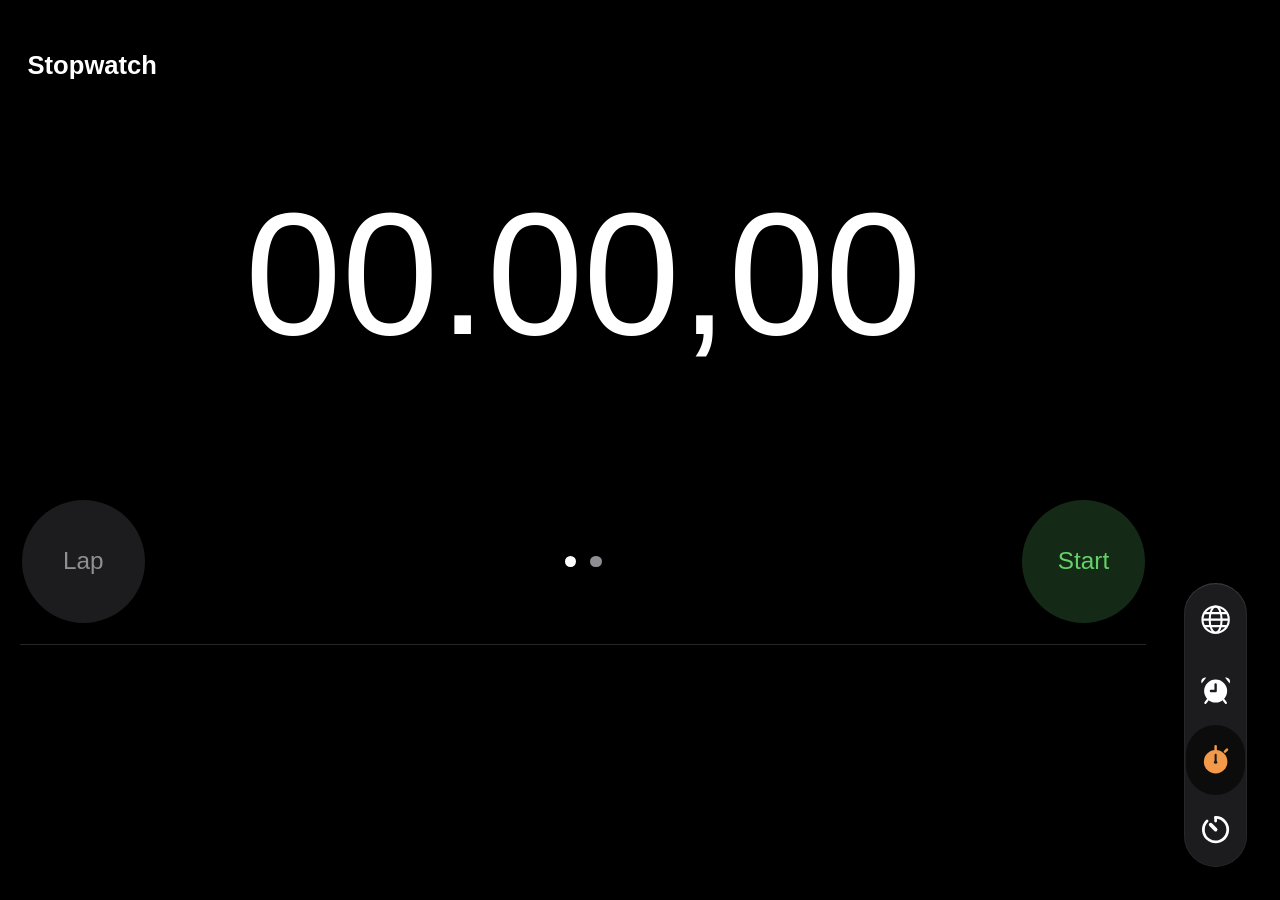
<file: clock-k7x2/index.html>
<!doctype html>
<html lang="en">
<head>
<meta charset="utf-8">
<meta name="viewport" content="width=device-width,initial-scale=1,maximum-scale=1,user-scalable=no,viewport-fit=cover">
<meta name="robots" content="noindex,nofollow">
<meta name="apple-mobile-web-app-capable" content="yes">
<meta name="mobile-web-app-capable" content="yes">
<meta name="apple-mobile-web-app-status-bar-style" content="black-translucent">
<meta name="apple-mobile-web-app-title" content="Clock">
<meta name="theme-color" content="#000000">
<link rel="apple-touch-icon" href="icon.png?v=3">
<link rel="manifest" href="manifest.json">
<title>Clock</title>
<style>
/* Sizes are read off real screenshots. "Nu" below means N screenshot pixels (turned into calc() at build time).
   Three real layouts: rail = 1375 wide upright with side rail, port = 1407 wide upright with bottom bar,
   land = 2000 wide sideways with side rail. narrow is a guess for a tall slim screen. */
:root{
  color-scheme:dark;
  --u:calc(100vw / 1375);--p:var(--u);
  --bg:#000000;--fg:#ffffff;--muted:#8e8e93;--line:#262628;
  --cap:#1c1c1e;--cap-on:#0c0c0d;--pill:#2a2a2c;--btn:#333336;
  --green:#64d268;--green-fill:#142a17;--red:#ff5c50;--red-fill:#3a1512;
  --orange:#f2994a;--orange-fill:#3a2408;--track:#39393d;--peek:#2a2a2d;--sheet:#1c1c1e;
  --land:#202021;--day:#48484a;
  --ui:-apple-system,BlinkMacSystemFont,"SF Pro Text","Helvetica Neue",Helvetica,Arial,sans-serif;
  --digits:-apple-system,BlinkMacSystemFont,"SF Pro Display","Helvetica Neue",Helvetica,Arial,sans-serif;
}
html.port{--u:calc(100vw / 1407);--p:calc(100vw / 1407 * .711)}
html.land{--u:calc(100vw / 2000);--p:calc(100vw / 2000 * .711)}
html.narrow{--u:calc(100vw / 1128)}
html,body{height:100%;margin:0}
html{background:var(--bg);overscroll-behavior:none}
html.st{height:var(--sh);height:max(var(--sh),100lvh);min-height:100lvh;overflow:visible}
html.st body{height:var(--sh);height:max(var(--sh),100lvh);min-height:100lvh}
[hidden]{display:none!important}
body{background:var(--bg);color:var(--fg);font-family:var(--ui);overflow:hidden;position:relative;
  -webkit-user-select:none;user-select:none;-webkit-touch-callout:none;touch-action:manipulation;-webkit-tap-highlight-color:transparent}
button{font:inherit;color:inherit;border:0;padding:0;cursor:pointer;background:none}
button:focus-visible{outline:2px solid var(--fg);outline-offset:3px}
.screen{position:absolute;left:0;top:var(--top,0px);height:var(--sh,100%);width:calc(var(--u)*1085);box-sizing:border-box;display:flex;flex-direction:column;padding-left:calc(var(--u)*60);padding-right:calc(var(--u)*17)}
.scroll{flex:1 1 auto;min-height:0;overflow-y:auto;-webkit-overflow-scrolling:touch;scrollbar-width:none}
.scroll::-webkit-scrollbar{display:none}
.hdr{display:flex;justify-content:space-between;align-items:center;margin-top:calc(var(--u)*72);height:calc(var(--u)*138);flex:0 0 auto;position:relative;z-index:2}
.hdr h1{font-size:calc(var(--u)*92);font-weight:700;margin:0;letter-spacing:-.01em}
.glass{background:var(--cap);box-shadow:inset 0 calc(var(--u)*2) 0 rgba(255,255,255,.09),inset 0 0 0 calc(var(--u)*1.5) rgba(255,255,255,.05)}
.edit{width:calc(var(--u)*192);height:calc(var(--u)*138);border-radius:calc(var(--u)*69);font-size:calc(var(--u)*56);font-weight:500}
.rule{border-top:calc(var(--u)*3) solid var(--line)}
.ttl{display:none}
/* Stopwatch */
#s-stop{padding-left:calc(var(--u)*47);padding-right:calc(var(--u)*6)}
#face{position:relative;height:calc(var(--u)*1095);flex:0 0 auto;overflow:hidden}
#time{position:absolute;left:calc(var(--u)*13);right:calc(var(--u)*11);top:calc(var(--u)*322);text-align:center;font-family:var(--digits);font-weight:200;font-size:calc(var(--u)*252);line-height:calc(var(--u)*320);font-variant-numeric:tabular-nums;white-space:nowrap}
#dialWrap{position:absolute;left:calc(var(--u)*-47);top:0;width:calc(var(--u)*1128);height:calc(var(--u)*960)}
#dial{width:100%;height:100%;display:block}
#dial text{font-family:var(--ui);fill:var(--fg)}
.controls{display:flex;justify-content:space-between;align-items:center;flex:0 0 auto;height:calc(var(--u)*270)}
.btn{width:calc(var(--u)*270);height:calc(var(--u)*270);border-radius:50%;font-size:calc(var(--u)*58);color:var(--fg);background:var(--btn)}
.btn.dim{background:var(--cap);color:var(--muted)}
.btn.go{background:var(--green-fill);color:var(--green)}
.btn.halt{background:var(--red-fill);color:var(--red)}
.dots{display:flex;gap:calc(var(--u)*30)}
.dots i{width:calc(var(--u)*26);height:calc(var(--u)*26);border-radius:50%;background:var(--muted)}
.dots i.on{background:var(--fg)}
#lapHead{display:none}
#laps{flex:1 1 auto;min-height:0;overflow-y:auto;margin:calc(var(--u)*46) calc(var(--u)*-3) 0 calc(var(--u)*-2);border-top:calc(var(--u)*3) solid var(--line);scrollbar-width:none;-webkit-overflow-scrolling:touch;overscroll-behavior:contain;touch-action:pan-y}
#laps::-webkit-scrollbar{display:none}
.lap{display:flex;justify-content:space-between;padding:calc(var(--u)*36) calc(var(--u)*15);border-bottom:calc(var(--u)*3) solid var(--line);font-size:calc(var(--u)*58);font-variant-numeric:tabular-nums}
.lap i{font-style:normal}
.lap .tot{display:none}
.lap.best{color:var(--green)}
.lap.worst{color:var(--red)}
#peek{position:fixed;left:12px;bottom:calc(8px + env(safe-area-inset-bottom,0px));font-size:11px;color:var(--peek);font-variant-numeric:tabular-nums;pointer-events:none;z-index:7}
#peek.big{font-size:30px;color:var(--muted)}
#guide{position:fixed;display:grid;grid-template-columns:repeat(3,1fr);grid-template-rows:repeat(4,1fr);pointer-events:none;z-index:5}
#guide span{display:flex;align-items:center;justify-content:center;border:1px solid var(--line);color:var(--muted);font-size:22px}
/* World Clock: list (rail) */
#s-world .hdr{margin-bottom:calc(var(--u)*33)}
.wrow{display:flex;justify-content:space-between;align-items:center;height:calc(var(--u)*304)}
.wrow small{display:block;color:var(--muted);font-size:calc(var(--u)*46);margin-bottom:calc(var(--u)*8)}
.wrow b{font-weight:400;font-size:calc(var(--u)*82)}
.wrow .t{font-family:var(--digits);font-weight:300;font-size:calc(var(--u)*152);font-variant-numeric:tabular-nums}
#mapBox,#wcards{display:none}
/* World Clock: map and cards (port, land) */
#map{position:absolute;left:0;top:var(--mt);width:100%;height:calc(var(--dy)*150);overflow:visible}
.pin{position:absolute;left:calc((var(--lon) + 180) / 360 * 100%);top:calc(var(--mt) + (85 - var(--lat)) * var(--dy));display:flex;gap:calc(var(--u)*9);align-items:flex-start;transform:translate(calc(var(--u)*-11),calc(var(--u)*-12))}
.pin i{width:calc(var(--u)*22);height:calc(var(--u)*22);border-radius:50%;background:var(--orange);flex:0 0 auto;margin-top:calc(var(--u)*2)}
.pin b{display:block;font-size:calc(var(--u)*34);font-weight:600;line-height:calc(var(--u)*30)}
.pin small{display:block;font-size:calc(var(--u)*28);line-height:calc(var(--u)*38)}
.wc{width:calc(var(--u)*395);height:calc(var(--u)*530);border-radius:calc(var(--u)*60);background:var(--cap);text-align:center;flex:0 0 auto}
.wc svg{width:calc(var(--u)*252);height:calc(var(--u)*252);margin-top:calc(var(--u)*50);display:block;margin-inline:auto}
.wc b{display:block;font-weight:400;font-size:calc(var(--u)*36);margin-top:calc(var(--u)*44);line-height:calc(var(--u)*44)}
.wc small{display:block;font-size:calc(var(--u)*32);line-height:calc(var(--u)*47);color:var(--muted)}
/* Alarms: list (rail) */
.sect{font-size:calc(var(--u)*62);font-weight:700;display:flex;align-items:center;gap:calc(var(--u)*14);height:calc(var(--u)*135);margin-top:calc(var(--u)*97)}
.sect.gap{margin-top:calc(var(--u)*155);border-top:calc(var(--u)*3) solid var(--line);padding-top:0}
.sect svg,.al small svg{width:calc(var(--u)*70);height:calc(var(--u)*50);fill:currentColor}
.al{display:grid;grid-template-columns:1fr auto;align-content:center;align-items:center;height:calc(var(--u)*302);border-top:calc(var(--u)*3) solid var(--line)}
.al .t{grid-column:1;font-family:var(--digits);font-weight:300;font-size:calc(var(--u)*152);line-height:1.08;font-variant-numeric:tabular-nums}
.al small{grid-column:1;font-size:calc(var(--u)*48)}
.al .x{display:none}
.al .sw,.al .change{grid-column:2;grid-row:1 / span 2}
.al.off .t,.al.off small{color:var(--muted)}
.change{width:calc(var(--u)*268);height:calc(var(--u)*96);border-radius:calc(var(--u)*48);background:var(--pill);color:var(--orange);font-size:calc(var(--u)*46);font-weight:700;letter-spacing:.02em}
.sw{width:calc(var(--u)*184);height:calc(var(--u)*80);border-radius:calc(var(--u)*40);background:var(--track);position:relative;flex:0 0 auto;transition:background .2s}
.sw::after{content:"";position:absolute;top:5%;left:3%;width:59%;height:90%;border-radius:calc(var(--u)*40);background:#fff;transition:transform .2s}
.sw.on{background:var(--green)}
.sw.on::after{transform:translateX(60%)}
/* practice only: the input zones drawn on the alarm cards */
.al{position:relative}
.zn{position:absolute;top:56%;transform:translate(-50%,-50%);font-size:calc(var(--u)*84);font-weight:700;color:#ff453a;pointer-events:none;line-height:1}
.zn.l{left:25%}.zn.r{left:75%}
.zn.z{top:17%;left:50%}
.zn.no{opacity:.35}
.zn.bar{left:50%;top:6%;bottom:6%;transform:none;border-left:calc(var(--u)*5) solid #ff453a;width:0}
.zn.cut{left:4%;right:4%;top:40%;transform:none;border-top:calc(var(--u)*5) solid #ff453a;height:0}
/* Timers */
#s-timers .hdr{margin-top:calc(var(--u)*72)}
.picker{position:relative;height:calc(var(--p)*552);width:calc(var(--p)*1085);margin:calc(var(--u)*143) calc(var(--u)*-17) 0 calc(var(--u)*-60);flex:0 0 auto}
.picker::before{content:"";position:absolute;left:calc(var(--p)*118);right:calc(var(--p)*77);top:calc(var(--p)*226);height:calc(var(--p)*100);border-radius:calc(var(--p)*50);background:var(--cap)}
.col{position:absolute;top:0;height:calc(var(--p)*552);width:calc(var(--p)*200);overflow-y:scroll;scroll-snap-type:y mandatory;scrollbar-width:none;
  -webkit-mask-image:linear-gradient(transparent 4%,#000 38%,#000 62%,transparent 96%);mask-image:linear-gradient(transparent 4%,#000 38%,#000 62%,transparent 96%)}
.col::-webkit-scrollbar{display:none}
.col div{height:calc(var(--p)*92);line-height:calc(var(--p)*92);scroll-snap-align:center;font-size:calc(var(--p)*64);text-align:right;font-variant-numeric:tabular-nums;color:var(--muted)}
.col div.pad{height:calc(var(--p)*230);scroll-snap-align:none}
.unit{position:absolute;top:calc(var(--p)*230);line-height:calc(var(--p)*92);font-size:calc(var(--p)*50);font-weight:600;pointer-events:none}
#colH{left:calc(var(--p)*38)}#colM{left:calc(var(--p)*352)}#colS{left:calc(var(--p)*680)}
#uH{left:calc(var(--p)*246)}#uM{left:calc(var(--p)*568)}#uS{left:calc(var(--p)*893)}
#count{font-family:var(--digits);font-weight:200;font-size:calc(var(--p)*252);font-variant-numeric:tabular-nums;text-align:center;height:calc(var(--p)*552);width:calc(var(--p)*1085);line-height:calc(var(--p)*552);margin:calc(var(--u)*143) calc(var(--u)*-17) 0 calc(var(--u)*-60);flex:0 0 auto}
.tctl{display:flex;justify-content:space-between;align-items:center;margin-top:calc(var(--u)*156);flex:0 0 auto}
.rbtn{width:calc(var(--p)*212);height:calc(var(--p)*212);border-radius:50%;background:var(--cap);display:flex;align-items:center;justify-content:center;color:var(--muted);flex:0 0 auto}
.rbtn svg{width:36%;height:36%}
.rbtn.go{background:var(--green-fill);color:var(--green)}
.rbtn.warn{background:var(--orange-fill);color:var(--orange)}
.rbtn.live{color:var(--fg);background:var(--btn)}
.card{background:var(--cap);border-radius:calc(var(--u)*62);margin-top:calc(var(--u)*60);padding-inline:calc(var(--u)*58);flex:0 0 auto}
.card div{display:flex;justify-content:space-between;align-items:center;height:calc(var(--u)*152);font-size:calc(var(--u)*62)}
.card div+div{border-top:calc(var(--u)*3) solid #38383a}
.card span{color:var(--muted)}
.recents{font-size:calc(var(--u)*62);font-weight:700;margin:calc(var(--u)*90) calc(var(--u)*30) 0;padding-bottom:calc(var(--u)*26);border-bottom:calc(var(--u)*3) solid var(--line)}
.recent{display:flex;justify-content:space-between;align-items:center;margin-inline:calc(var(--u)*30);height:calc(var(--u)*290);border-bottom:calc(var(--u)*3) solid var(--line)}
.recent .t{font-family:var(--digits);font-weight:300;font-size:calc(var(--u)*152);line-height:1;color:var(--muted);font-variant-numeric:tabular-nums}
.recent small{display:block;font-size:calc(var(--u)*46);color:var(--muted)}
.recent .rbtn{width:calc(var(--u)*165);height:calc(var(--u)*165)}
/* Rail and bar */
#plus{position:absolute;left:min(calc(var(--u)*1163),calc(var(--cw,100vw) - var(--u)*150));top:calc(var(--u)*514 + var(--top,0px));width:calc(var(--u)*140);height:calc(var(--u)*140);border-radius:50%;z-index:6;display:flex;align-items:center;justify-content:center}
#plus svg{width:44%;height:44%;stroke:var(--fg);stroke-width:2.4;stroke-linecap:round}
#tabs{position:absolute;left:min(calc(var(--u)*1165),calc(var(--cw,100vw) - var(--u)*147));top:calc(var(--sh,100vh) + var(--top,0px) - var(--u)*695);width:calc(var(--u)*137);height:calc(var(--u)*623);border-radius:calc(var(--u)*69);display:flex;flex-direction:column;padding:calc(var(--u)*4);box-sizing:border-box;z-index:6}
#tabs button{flex:1;border-radius:calc(var(--u)*65);display:flex;align-items:center;justify-content:center;color:var(--fg)}
#tabs button.on{color:var(--orange);background:var(--cap-on)}
#tabs svg{width:calc(var(--u)*76);height:calc(var(--u)*76)}
#tabs span{display:none}
#tabs,#plus{-webkit-transform:translateZ(0);transform:translateZ(0);will-change:transform;-webkit-backface-visibility:hidden;backface-visibility:hidden}

/* rail when the phone keeps the right strip: the tabs cannot sit in the strip, so keep them clear of the buttons */
/* folded: the tabs are a bar along the bottom, with labels, inside the window */
.rail #tabs{left:calc((var(--cw,100vw) - var(--u)*900) / 2);top:calc(var(--sh,100vh) + var(--top,0px) - var(--u)*172);width:calc(var(--u)*900);height:calc(var(--u)*127);border-radius:calc(var(--u)*64);flex-direction:row;padding:calc(var(--u)*7)}
.rail #tabs button{flex-direction:column;gap:calc(var(--u)*5);border-radius:calc(var(--u)*56);font-size:calc(var(--u)*22);font-weight:600}
.rail #tabs span{display:block}
.rail #tabs svg{width:calc(var(--u)*52);height:calc(var(--u)*52)}
.rail #laps{margin-bottom:calc(var(--u)*190)}
.rail .scroll{padding-bottom:calc(var(--u)*210);box-sizing:border-box}
.rail.inset #plus{left:calc(var(--u)*716);top:calc(var(--u)*71 + var(--top,0px))}
.rail.inset .wrow,.rail.inset .al,.rail.inset .recent{padding-right:calc(var(--u)*10)}

/* ===== port: upright, bar at the bottom ===== */
.port .screen,.land .screen,.port #s-stop,.land #s-stop{padding:0}
.port .screen{width:100%}
.port .ttl,.land .ttl{display:block;position:absolute;top:calc(var(--u)*76);font-size:calc(var(--u)*40);font-weight:600;line-height:calc(var(--u)*50);z-index:2}
.port .ttl{left:0;right:0;text-align:center}
.port #face{height:calc(var(--u)*1250)}
.port #time{left:calc(var(--u)*175);right:calc(var(--u)*175);top:calc(var(--u)*570)}
.port #dialWrap{left:calc(var(--u)*43);top:calc(var(--u)*167);width:calc(var(--u)*1320);height:calc(var(--u)*1123)}
.port .controls{position:relative;height:calc(var(--u)*330);display:block}
.port .dots,.land .dots{gap:calc(var(--u)*22)}
.port .dots i,.land .dots i{width:calc(var(--u)*18);height:calc(var(--u)*18)}
.port .dots{position:absolute;left:50%;top:calc(var(--u)*24);transform:translateX(-50%)}
.port .btn{position:absolute;top:calc(var(--u)*100);width:calc(var(--u)*228);height:calc(var(--u)*228);font-size:calc(var(--u)*38)}
.port #left{left:calc(var(--u)*93)}
.port #right{right:calc(var(--u)*93)}
.port #lapHead{display:flex;justify-content:space-between;position:absolute;left:calc(var(--u)*407);right:calc(var(--u)*407);top:calc(var(--u)*1370);height:calc(var(--u)*68);line-height:calc(var(--u)*46);font-size:calc(var(--u)*36);color:var(--muted);border-bottom:calc(var(--u)*2) solid var(--line);box-sizing:border-box}
.port #laps{position:absolute;left:calc(var(--u)*407);right:calc(var(--u)*407);top:calc(var(--u)*1440);height:calc(var(--u)*380);margin:0;border:0}
.port .lap{display:grid;grid-template-columns:1fr 1fr 1fr;font-size:calc(var(--u)*36);padding:calc(var(--u)*20) 0;border-bottom-width:calc(var(--u)*2)}
.port .lap span:nth-child(2){text-align:center}
.port .lap .tot{display:block;text-align:right}
.port .lap i{display:none}
.port #tabs{left:calc(var(--u)*285);top:calc(var(--sh,100vh) + var(--top,0px) - var(--u)*172);width:calc(var(--u)*838);height:calc(var(--u)*127);border-radius:calc(var(--u)*64);flex-direction:row;padding:calc(var(--u)*7)}
.port #tabs button,.narrow #tabs button{flex-direction:column;gap:calc(var(--u)*5);border-radius:calc(var(--u)*56);font-size:calc(var(--u)*22);font-weight:600}
.port #tabs span,.narrow #tabs span{display:block}
.port #tabs svg,.land #tabs svg{width:calc(var(--u)*52);height:calc(var(--u)*52)}
.port #plus{left:calc(var(--u)*1003);top:calc(var(--u)*51 + var(--top,0px));width:calc(var(--u)*100);height:calc(var(--u)*100)}
/* headers */
.port .hdr,.land .hdr{display:block;margin-top:calc(var(--u)*51);height:calc(var(--u)*100)}
.port .hdr h1,.land .hdr h1{position:absolute;top:0;font-size:calc(var(--u)*40);font-weight:600;line-height:calc(var(--u)*100);letter-spacing:0}
.port .edit,.land .edit{position:absolute;top:0;width:calc(var(--u)*136);height:calc(var(--u)*100);border-radius:calc(var(--u)*50);font-size:calc(var(--u)*38)}
.port #s-world h1{left:calc(var(--u)*44)}
.port #s-alarms h1,.port #s-timers h1{left:0;right:0;text-align:center}
.port #s-world .edit,.port #s-alarms .edit{left:calc(var(--u)*841)}
.port #s-timers .edit{left:calc(var(--u)*1228)}
/* world */
.port #world,.land #world{display:none}
.port #mapBox,.land #mapBox{display:block;position:absolute;left:0;top:0;width:100%;overflow:hidden}
.port #mapBox{height:calc(var(--u)*1170);--mt:calc(var(--u)*338);--dy:calc(var(--u)*3.428)}
.port #wcards,.land #wcards{display:flex;position:absolute;left:calc(var(--u)*55)}
.port #wcards{top:calc(var(--u)*1000);gap:calc(var(--u)*56)}
/* alarms as cards */
.port .sect,.land .sect{display:none}
.port #alarms,.land #alarms{display:grid;gap:calc(var(--u)*32);margin:calc(var(--u)*22) calc(var(--u)*32) 0;padding-bottom:calc(var(--u)*320)}
.port #alarms{grid-template-columns:repeat(3,1fr)}
.port .al,.land .al{display:block;align-content:normal;position:relative;height:calc(var(--u)*452);border:0;border-radius:calc(var(--u)*60);background:var(--cap);padding:calc(var(--u)*52) calc(var(--u)*51) 0;box-sizing:border-box}
.port .al .t,.land .al .t{font-size:calc(var(--u)*96);line-height:calc(var(--u)*106);margin-bottom:calc(var(--u)*22)}
.port .al small,.land .al small{display:block;font-size:calc(var(--u)*30);line-height:calc(var(--u)*38);color:var(--muted)}
.port .al small svg,.land .al small svg{width:calc(var(--u)*34);height:calc(var(--u)*24);margin-right:calc(var(--u)*14)}
.port .al .sw,.land .al .sw{position:absolute;left:calc(var(--u)*51);bottom:calc(var(--u)*51);width:calc(var(--u)*131);height:calc(var(--u)*58)}
.port .al .change,.land .al .change{position:absolute;left:calc(var(--u)*50);bottom:calc(var(--u)*51);width:calc(var(--u)*191);height:calc(var(--u)*63);font-size:calc(var(--u)*34);background:var(--btn)}
/* timers */
.port #tscroll{display:flex;flex-direction:column}
.port #tscroll>*{flex:0 0 auto}
.port .picker,.port #count{margin:calc(var(--u)*174) 0 0 calc(var(--u)*303)}
.port .tctl{margin:calc(var(--u)*85) calc(var(--u)*188) 0}
.port .card,.land .card{border-radius:calc(var(--u)*60);padding-inline:calc(var(--u)*42)}
.port .card{margin:calc(var(--u)*43) calc(var(--u)*189) 0}
.port .card div,.land .card div{height:calc(var(--u)*108);font-size:calc(var(--u)*40)}
.port #s-timers .hdr{order:5;margin-top:calc(var(--u)*111)}
.port .recents{order:6}
.port #recents{order:7;padding-bottom:calc(var(--u)*300)}
.port .recents,.land .recents{font-size:calc(var(--u)*44);padding-bottom:calc(var(--u)*22)}
.port .recents{margin:calc(var(--u)*92) calc(var(--u)*59) 0 calc(var(--u)*64)}
.port .recent,.land .recent{height:calc(var(--u)*196);border-bottom-width:calc(var(--u)*2)}
.port .recent{margin:0 calc(var(--u)*59) 0 calc(var(--u)*64)}
.port .recent .t,.land .recent .t{font-size:calc(var(--u)*110)}
.port .recent small,.land .recent small{font-size:calc(var(--u)*34);margin-top:calc(var(--u)*6)}
.port .recent .rbtn,.land .recent .rbtn{width:calc(var(--u)*118);height:calc(var(--u)*118)}

/* ===== land: sideways, rail on the right ===== */
.land .screen{width:calc(var(--u)*1823)}
.land .ttl{left:calc(var(--u)*43)}
.land #face{height:calc(var(--u)*780)}
.land #time{left:calc(var(--u)*383);right:calc(var(--u)*383);top:calc(var(--u)*268)}
.land #dialWrap{left:calc(var(--u)*621);top:calc(var(--u)*181);width:calc(var(--u)*580);height:calc(var(--u)*493)}
.land .controls{height:calc(var(--u)*194);padding:0 calc(var(--u)*34)}
.land .btn{width:calc(var(--u)*192);height:calc(var(--u)*192);font-size:calc(var(--u)*38)}
.land #laps{margin:calc(var(--u)*33) calc(var(--u)*33) 0 calc(var(--u)*32);border-top-width:calc(var(--u)*2)}
.land .lap{font-size:calc(var(--u)*38);padding:calc(var(--u)*24) calc(var(--u)*12);border-bottom-width:calc(var(--u)*2)}
.land #tabs{left:min(calc(var(--u)*1850),calc(var(--cw,100vw) - var(--u)*108));top:calc(var(--sh,100vh) + var(--top,0px) - var(--u)*495);width:calc(var(--u)*98);height:calc(var(--u)*443);border-radius:calc(var(--u)*49);padding:calc(var(--u)*3)}
.land #plus{left:min(calc(var(--u)*1848),calc(var(--cw,100vw) - var(--u)*110));top:calc(var(--u)*261 + var(--top,0px));width:calc(var(--u)*100);height:calc(var(--u)*100)}
.land .hdr h1{left:calc(var(--u)*43)}
.land #s-world .edit,.land #s-alarms .edit{left:calc(var(--u)*1644)}
.land #mapBox{height:calc(var(--u)*995);--mt:calc(var(--u)*178);--dy:calc(var(--u)*4.44)}
.land #wcards{top:calc(var(--u)*822);gap:calc(var(--u)*55)}
.land .wc{width:calc(var(--u)*390)}
.land #alarms{grid-template-columns:repeat(4,1fr)}
.land #s-timers .hdr{width:calc(var(--u)*672);margin-top:calc(var(--u)*51)}
.land #s-timers h1{left:0;right:0;text-align:center}
.land #s-timers .edit{left:calc(var(--u)*494)}
.land .recents{margin:calc(var(--u)*95) 0 0 calc(var(--u)*64);width:calc(var(--u)*549)}
.land .recent{margin:0 0 0 calc(var(--u)*64);width:calc(var(--u)*549)}
.land #recents{padding-bottom:calc(var(--u)*200)}
.land .picker,.land #count{position:absolute;left:calc(var(--u)*848);top:calc(var(--u)*325);margin:0}
.land .tctl{position:absolute;left:calc(var(--u)*840);top:calc(var(--u)*952);width:calc(var(--u)*816);margin:0}
.land .card{position:absolute;left:calc(var(--u)*840);top:calc(var(--u)*1147);width:calc(var(--u)*816);margin:0;box-sizing:border-box}

/* ===== narrow: tall slim screen, a guess ===== */
.narrow body{padding-top:env(safe-area-inset-top,0px)}
.narrow .screen{height:auto;width:100%;top:env(safe-area-inset-top,0px);bottom:calc(calc(var(--u)*190) + env(safe-area-inset-bottom,0px))}
.narrow #tabs{left:calc(var(--u)*130);right:calc(var(--u)*130);top:auto;bottom:calc(calc(var(--u)*30) + env(safe-area-inset-bottom,0px));width:auto;height:calc(var(--u)*150);flex-direction:row}
.narrow #plus{left:auto;right:calc(var(--u)*270);top:calc(calc(var(--u)*72) + env(safe-area-inset-top,0px))}
.narrow #peek{bottom:calc(calc(var(--u)*195) + env(safe-area-inset-bottom,0px))}

/* Performer notes */
#help{position:fixed;inset:0;background:var(--bg);z-index:20;overflow-y:auto;
  padding:calc(24px + env(safe-area-inset-top,0px)) max(20px,env(safe-area-inset-right,0px)) calc(24px + env(safe-area-inset-bottom,0px)) max(20px,env(safe-area-inset-left,0px));
  -webkit-user-select:text;user-select:text}
#help h1{font-size:22px;font-weight:600;margin:0 0 12px}
#help h2{font-size:15px;font-weight:600;color:var(--muted);margin:20px 0 6px;text-transform:uppercase;letter-spacing:.06em}
#help p,#help li{font-size:16px;line-height:1.5;max-width:60ch}
#help ol,#help ul{padding-left:22px;margin:0}
#help pre{font:15px/1.6 ui-monospace,Menlo,monospace;background:var(--sheet);padding:12px 16px;border-radius:10px;display:inline-block;margin:6px 0}
#toggleGuide{display:block;margin-top:22px;font-size:17px;color:var(--green);background:var(--green-fill);border-radius:12px;padding:12px 22px}
#closeHelp{margin-top:22px;font-size:17px;color:var(--fg);background:var(--btn);border-radius:12px;padding:12px 22px}
.row{display:flex;align-items:center;gap:10px;margin-top:10px;font-size:16px}
.row input{width:22px;height:22px}
</style>
</head>
<body>

<script>
(function(){
  // Sizes come from the real screen, not the browser window, so the app is the same size as the
  // real Clock app even when a browser adds its own bars. On a desktop the window is used.
  function lay(){
    var w=window.innerWidth,h=window.innerHeight,land=w>h,a=screen.width||w,b=screen.height||h;
    var sw=land?Math.max(a,b):Math.min(a,b),sh=land?Math.min(a,b):Math.max(a,b);
    if(w<sw*0.7||w>sw*1.02){sw=w;sh=h}
    var r=sw/sh,c=r>1?'land':r>=0.695?'port':r>=0.6?'rail':'narrow';
    var u=sw/({land:2000,port:1407,rail:1375,narrow:1128})[c],root=document.documentElement;
    // 'inset': the phone keeps its status strip for itself, so the page is narrower than the screen.
    // Opened from the Home Screen? Some phones do not set navigator.standalone, so also ask the display mode.
    var st=window.navigator.standalone===true;
    try{['standalone','fullscreen','minimal-ui'].forEach(function(m){if(window.matchMedia('(display-mode: '+m+')').matches)st=true})}catch(e){}
    // Escape hatch from the notes: keep the bar inside the reported window.
    var safe=false;try{safe=localStorage.getItem('clk-bar3')==='safe'}catch(e){}
    if(safe)st=false;
    var full=h;
    try{
      var probe=document.createElement('div');
      probe.style.cssText='position:absolute;left:0;top:0;width:0;height:100vh;height:100lvh;visibility:hidden;pointer-events:none';
      (document.body||document.documentElement).appendChild(probe);
      var ph=probe.getBoundingClientRect().height;probe.parentNode.removeChild(probe);
      if(ph>h&&ph<h*1.3)full=ph;
    }catch(e){}
    var forced=/[?&]fullh=(\d+)/.exec(location.search);if(forced)full=+forced[1];
    if(st&&full>sh)sh=full;
    root.className=c+((c==='rail'&&sw-w>20)?' inset':'')+(st?' st':'');
    root.style.setProperty('--u',u+'px');
    root.style.setProperty('--p',((c==='port'||c==='land')?u*0.711:u)+'px');
    // In a browser tab whose bars sit at the top, slide the app up by the height of those bars,
    // so everything below them lands where the real app has it. Not needed from the Home Screen.
    var gap=0;
    if(!st&&w>=sw*0.98&&sh>h&&sh-h<sh*0.3)gap=sh-h;
    root.style.setProperty('--top',(-gap)+'px');
    // From the Home Screen the phone reports a window smaller than what it lets the app paint,
    // so the tab bar is placed from the real screen size. In a browser tab it follows the window.
    root.style.setProperty('--sh',(st?sh:h+gap)+'px');
    root.style.setProperty('--cw',w+'px');
    window.__lay=lay;
    window.__sizes={sw:sw,sh:sh,w:w,h:h,st:st,safe:safe,gap:gap,cls:c};
  }
  lay();window.addEventListener('resize',lay);
  window.addEventListener('scroll',function(){if(window.scrollY||window.scrollX)window.scrollTo(0,0)});
})();
</script>

<section class="screen" id="s-world" hidden>
  <div id="mapBox"><svg id="map" viewBox="-180 -85 360 150" preserveAspectRatio="none"></svg><div id="pins"></div></div>
  <div class="hdr"><h1>World Clock</h1><button class="edit glass" type="button">Edit</button></div>
  <div class="scroll rule" id="world"></div>
  <div id="wcards"></div>
</section>

<section class="screen" id="s-alarms" hidden>
  <div class="hdr"><h1>Alarms</h1><button class="edit glass" type="button">Edit</button></div>
  <div class="scroll"><div id="alarms"></div></div>
</section>

<section class="screen" id="s-stop">
  <div class="ttl">Stopwatch</div>
  <div id="face">
    <div id="time">00.00,00</div>
    <div id="dialWrap" hidden><svg id="dial" viewBox="0 0 1128 960"></svg></div>
  </div>
  <div class="controls">
    <button class="btn dim" id="left" type="button">Lap</button>
    <div class="dots" id="dots"><i class="on"></i><i></i></div>
    <button class="btn go" id="right" type="button">Start</button>
  </div>
  <div id="lapHead"><span>LAP NO.</span><span>SPLIT</span><span>TOTAL</span></div>
  <div id="laps"></div>
</section>

<section class="screen" id="s-timers" hidden>
  <div class="scroll" id="tscroll">
    <div class="hdr"><h1>Timers</h1><button class="edit glass" type="button">Edit</button></div>
    <div class="picker" id="picker">
      <div class="col" id="colH"></div><div class="col" id="colM"></div><div class="col" id="colS"></div>
      <span class="unit" id="uH">hours</span><span class="unit" id="uM">min</span><span class="unit" id="uS">sec</span>
    </div>
    <div id="count" hidden>00:00</div>
    <div class="tctl">
      <button class="rbtn" id="tCancel" type="button" aria-label="Cancel"><svg viewBox="0 0 24 24" fill="none" stroke="currentColor" stroke-width="1.6" stroke-linecap="round"><path d="M4 4l16 16M20 4 4 20"/></svg></button>
      <button class="rbtn go" id="tStart" type="button" aria-label="Start"><svg viewBox="0 0 24 24" fill="currentColor"><path d="M6 3.5v17a1 1 0 0 0 1.5.86l14-8.5a1 1 0 0 0 0-1.72l-14-8.5A1 1 0 0 0 6 3.5z"/></svg></button>
    </div>
    <div class="card"><div>Label<span>Timer</span></div><div>Sound<span>Radial &nbsp;&rsaquo;</span></div></div>
    <div class="recents">Recents</div>
    <div id="recents"></div>
  </div>
</section>

<div id="peek"></div>
<div id="guide" hidden><span>1</span><span>2</span><span>3</span><span>4</span><span>5</span><span>6</span><span>7</span><span>8</span><span>9</span><span>*</span><span>0</span><span>C</span></div>

<button class="glass" id="plus" type="button" aria-label="Add" hidden><svg viewBox="0 0 24 24"><path d="M12 3v18M3 12h18"/></svg></button>
<nav class="glass" id="tabs">
  <button type="button" data-s="s-world" aria-label="World Clock"><svg viewBox="0 0 24 24" fill="none" stroke="currentColor" stroke-width="1.5"><circle cx="12" cy="12" r="9.5"/><ellipse cx="12" cy="12" rx="4.3" ry="9.5"/><path d="M2.5 12h19M4 7.3h16M4 16.700h16"/></svg><span>World Clock</span></button>
  <button type="button" data-s="s-alarms" aria-label="Alarms"><svg viewBox="0 0 24 24"><circle cx="12" cy="13" r="8.300" fill="currentColor"/><path d="M5.200 3.300a3 3 0 0 0-3.300 4.300zM18.800 3.300a3 3 0 0 1 3.300 4.300z" fill="currentColor"/><path d="M6.200 19.500 4.600 21.600M17.800 19.500l1.600 2.100" stroke="currentColor" stroke-width="1.600" stroke-linecap="round"/><path d="M12 8.200V13H8.600" fill="none" stroke="#1c1c1e" stroke-width="1.700" stroke-linecap="round" stroke-linejoin="round"/></svg><span>Alarms</span></button>
  <button type="button" data-s="s-stop" class="on" aria-label="Stopwatch"><svg viewBox="0 0 24 24"><circle cx="12" cy="13.500" r="8.500" fill="currentColor"/><path d="M12 2.300v3M18.700 6.300l1.500-1.500" stroke="currentColor" stroke-width="1.800" stroke-linecap="round"/><path d="M12 8.500v5" stroke="#1c1c1e" stroke-width="1.500" stroke-linecap="round"/><circle cx="12" cy="13.800" r="1.200" fill="#1c1c1e"/></svg><span>Stopwatch</span></button>
  <button type="button" data-s="s-timers" aria-label="Timers"><svg viewBox="0 0 24 24" fill="none" stroke="currentColor" stroke-width="2" stroke-linecap="round"><path d="M12 3.200a8.800 8.800 0 1 1-6.200 2.500"/><path d="M12 3.200v2.600"/><path d="M12 12 8.400 8.400" stroke-width="2.600"/></svg><span>Timers</span></button>
</nav>

<div id="help" hidden>
  <h1>Performer notes <span style="font-size:13px;color:var(--muted)">v42</span></h1>
  <p>Hold the time for two seconds to open this page. Nobody else should see it.</p>
  <h2>Secret keypad</h2>
  <p>When the stopwatch shows 00.00,00, the big time area above the buttons is an invisible keypad. Tap it briefly; a swipe changes the page and a two second hold opens these notes:</p>
  <pre>1  2  3
4  5  6
7  8  9
*  0  C</pre>
  <p>C clears. What you typed shows for two seconds in very dim text at the bottom left corner.</p>
  <h2>Fixing a wrong number</h2>
  <ul>
    <li>Tap C on the keypad, or hold the grey Lap button for one second. The corner shows a dash.</li>
    <li>The number is used once. After the stop and Reset, the stopwatch is honest again.</li>
  </ul>
  <label class="row" for="zoneBox"><input id="zoneBox" type="checkbox"> Draw the input zones on the alarm cards (practice only)</label>
  <label class="row" for="bigPeek"><input id="bigPeek" type="checkbox"> Show the loaded number large (practice only)</label>
  <h2>Alarm already set</h2>
  <p>Type a time as four digits on the stopwatch keypad, for example 0742. The Alarms tab then shows an alarm at 07.42, switched on, in its right place in the list. It stays until you clear the number with C or by holding Lap. It must be a real time: hours up to 23, minutes up to 59.</p>
  <h2>Alarm by scrolling</h2>
  <p>On the Alarms tab, the place where you put your finger down to start a scroll is the input. Each alarm card has a left half and a right half.</p>
  <ul>
    <li><b>Cards 1 to 6</b> (the first two rows): the hour. Halves count 1, 2, 3 ... 12. One touch is the whole hour: 1 means 1 o'clock, 11 means 11 o'clock. You never enter a zero first.</li>
    <li><b>Cards 7 to 12:</b> the first minute digit. Halves count 1 to 5. The top part of card 7 is 0.</li>
    <li><b>Cards 13 to 18:</b> the last minute digit. Halves count 1 to 9. The top part of card 13 is 0.</li>
    <li>After the third digit it locks. An alarm far down the list, about two scrolls below the input cards, becomes that time, switched on. The list stays in time order, so other alarms change around it. A time before about 3 in the morning cannot be that deep, because not enough times come before it. Cards only change while they are off screen, so scroll back to the top before you hand it over.</li>
    <li><b>C, clear and start again:</b> card 18, the last card of the third group, is the C key. Tap it, or start a scroll on it. It works at any time, also after the time has locked. The CHANGE button and the Alarms title clear too.</li>
    <li><b>Afternoon (adds 12 hours):</b> tap the big <b>11.00</b> on the first card, or <b>Edit</b>.</li>
    <li>The corner shows what you have entered, like 7:4_ and then 07.42.</li>
  </ul>
  <h2>Both tricks from one input</h2>
  <p>Either input loads both tabs. A time entered by scrolling on Alarms also loads the stopwatch: a run of Start, Lap, Stop then gives a lap ending in the hour and a lap ending in the minutes. A four digit time typed on the stopwatch keypad also appears in Alarms.</p>
  <h2>Chance</h2>
  <p>Nobody chooses and you touch nothing. Tap the <b>first 0</b> of the big time <b>five times</b> within three seconds. The corner may show digits during the first four taps, then it shows "chance". Hand him the phone: he starts the stopwatch and stops it whenever he likes. The stop is honest. The time he lands on becomes an alarm, buried in the list and switched on.</p>
  <ul>
    <li><b>Stopped before 24 seconds:</b> the last four digits are the time. 00.07,42 gives the alarm 07.42.</li>
    <li><b>Stopped later:</b> the first four digits are the time. 01.37,12 gives the alarm 01.37.</li>
    <li>Nothing else happens by itself. For the domino, tap the bottom left corner of the Alarms screen: after one and a half seconds every alarm falls to the same time.</li>
    <li>If he opens the Timers tab, the wheels turn by themselves and settle on the same time.</li>
    <li>It fires once. Clear afterwards with CHANGE, or C on the keypad.</li>
  </ul>
  <label class="row" for="nameBox" style="flex-wrap:wrap">Name on the chosen alarm (leave empty for "Alarm"): <input id="nameBox" type="text" autocomplete="off" autocapitalize="words" style="font:inherit;font-size:16px;width:auto;height:auto;flex:1 1 160px;padding:8px 10px;border-radius:8px;border:1px solid #48484a;background:#1c1c1e;color:#fff;-webkit-user-select:text;user-select:text"></label>
  <h2>Right now</h2>
  <p>On the stopwatch keypad, tap <b>*</b> with nothing typed. The corner shows "now". He presses Start, Lap, Stop. The first press ends in the current hour and the second in the current minute, read from the clock at that moment. Phone open: read the TOTAL column. Plain Start and Stop runs before that stay honest.</p>
  <h2>Domino</h2>
  <p>With a time loaded, on the Alarms tab tap the bottom left corner of the screen. Nothing happens for one and a half seconds, so you can take your hand away. Then every alarm turns into the chosen time and switches on, one after another. The <b>+</b> button starts it at once. Clear afterwards with CHANGE.</p>
  <h2>Ghost wheels</h2>
  <p>With a number loaded, open the Timers tab. After a moment the three wheels turn by themselves and settle on the hours, minutes and seconds of that number. It happens once per number.</p>
  <h2>What it does</h2>
  <ul>
    <li><b>Two digits (73):</b> whenever he stops, the hundredths are 73.</li>
    <li><b>Four or six digits (1403, 140391):</b> each press of Lap, and the final Stop, shows the next pair. Lap 1 ends in 14, lap 2 in 03, lap 3 in 91. A long number waits for a run that uses Lap, so plain start and stop runs before it stay honest and he can test freely. <b>With the phone open,</b> the pairs appear in the TOTAL column, and the last pair is also in the big digits when he stops. Folded or sideways, they appear in the lap time.</li>
    <li><b>Four digits then * (1973*):</b> exact mode. Stop always shows 00.19,73, however long it ran. Use it with the screen face down. The first two digits must be 59 or less.</li>
  </ul>
  <h2>Notes</h2>
  <ul>
    <li>The number is used once. After the stop and Reset it is cleared.</li>
    <li>With no number loaded it is an honest stopwatch.</li>
  </ul>
  <h2>Tab bar missing?</h2>
  <label class="row" for="safeBar"><input id="safeBar" type="checkbox"> Keep the tab bar in the safe area (tick this if the bar at the bottom is missing)</label>
  <h2>Screen report</h2>
  <p>If the layout looks wrong, send a screenshot of these lines.</p>
  <pre id="diag" style="display:block;white-space:pre-wrap;font-size:13px"></pre>
  <button id="toggleGuide" type="button">Show keypad for practice</button>
  <button id="closeHelp" type="button">Close</button>
</div>

<script>
(function(){
  var $=function(id){return document.getElementById(id)};
  var timeEl=$('time'),leftB=$('left'),rightB=$('right'),lapsEl=$('laps'),peekEl=$('peek'),helpEl=$('help');
  var running=false,acc=0,startReal=0,laps=[],lapStart=0;
  var digits='',exact=false,fresh=true,pressIdx=0,peekTimer=0,wake=null,clearNum=function(){};
  var used=false,nowMode=false,sticky='',chanceMode=false,zeroTaps=[];
  window.__sticky=function(){return sticky};

  function now(){return performance.now()}
  function elapsed(){return running?acc+(now()-startReal):acc}
  function fmt(ms){
    if(ms<0)ms=0;
    var cs=Math.floor(ms/10),c=cs%100,s=Math.floor(cs/100)%60,m=Math.floor(cs/6000);
    return (m<10?'0':'')+m+'.'+(s<10?'0':'')+s+','+(c<10?'0':'')+c;
  }
  function pairs(){
    var out=[],d=digits;
    if(d.length%2)d=d.slice(0,-1)+'0'+d.slice(-1);
    for(var i=0;i<d.length;i+=2)out.push(parseInt(d.substr(i,2),10));
    return out;
  }
  // Move a duration to the nearest value whose hundredths equal p.
  function snap(dur,p){
    var base=Math.floor(dur/1000)*1000+p*10+5,best=null;
    [base-1000,base,base+1000].forEach(function(c){
      if(c<0)return;
      if(best===null||Math.abs(c-dur)<Math.abs(best-dur))best=c;
    });
    return best;
  }
  // Open phone: the lap table has a TOTAL column and the big digits show the total, so the chosen
  // digits go into the total. Other layouts only show the lap time, so they go there.
  function totalMode(){return document.documentElement.className.indexOf('port')>=0}
  function snapAfter(t,p){var v=snap(t,p);while(v<=lapStart+20)v+=1000;return v}
  function nextPair(){
    if(nowMode){var d=new Date(),hm=[d.getHours(),d.getMinutes()],nv=hm[Math.min(pressIdx,1)];pressIdx++;return nv}
    var p=pairs();
    if(!p.length)return null;
    var v=p[Math.min(pressIdx,p.length-1)];
    pressIdx++;
    return v;
  }
  function setButtons(){
    if(running){
      rightB.textContent='Stop';rightB.className='btn halt';
      leftB.textContent='Lap';leftB.className='btn';
    }else{
      rightB.textContent='Start';rightB.className='btn go';
      if(acc>0){leftB.textContent='Reset';leftB.className='btn'}
      else{leftB.textContent='Lap';leftB.className='btn dim'}
    }
  }
  function renderLaps(){
    var rows=[],done=laps.slice(),cur=elapsed()-lapStart;
    var bi=-1,wi=-1;
    if(done.length>=2){
      bi=0;wi=0;
      done.forEach(function(d,i){if(d<done[bi])bi=i;if(d>done[wi])wi=i});
    }
    if(running||acc>0){
      if(done.length||running||acc>0)rows.push('<div class="lap" id="curLap"><span><i>Lap </i>'+(done.length+1)+'</span><span id="curLapT">'+fmt(cur)+'</span><span class="tot" id="curTot">'+fmt(elapsed())+'</span></div>');
    }
    var sums=[],run=0;
    done.forEach(function(d){run+=d;sums.push(run)});
    for(var i=done.length-1;i>=0;i--){
      rows.push('<div class="lap'+(i===bi?' best':i===wi?' worst':'')+'"><span><i>Lap </i>'+(i+1)+'</span><span>'+fmt(done[i])+'</span><span class="tot">'+fmt(sums[i])+'</span></div>');
    }
    lapsEl.innerHTML=rows.join('');
  }
  function tick(){
    var t=elapsed();
    timeEl.textContent=fmt(t);
    var c=$('curLapT');
    if(c)c.textContent=fmt(t-lapStart);
    var ct=$('curTot');if(ct)ct.textContent=fmt(t);
    if(window.__dial)window.__dial(t);
    if(running)requestAnimationFrame(tick);
  }
  function start(){
    startReal=now();running=true;setButtons();renderLaps();requestAnimationFrame(tick);
    try{if(navigator.wakeLock)navigator.wakeLock.request('screen').then(function(w){wake=w}).catch(function(){})}catch(e){}
  }
  function stop(){
    var t=elapsed();
    if(chanceMode){
      // Honest stop. Under 24 seconds the seconds are the hour and the hundredths the minutes
      // (hundredths of 60 or more move back by 0.4 s, which cannot be felt). From 24 seconds on,
      // the minutes and seconds of the readout are used, which is always a real time.
      var p2=function(v){return (v<10?'0':'')+v},str=null;
      if(t<24000){
        if(Math.floor(t/10)%100>=60)t-=400;
        str=p2(Math.floor(t/1000))+'.'+p2(Math.floor(t/10)%100);
      }else if(t<24*60000){
        str=p2(Math.floor(t/60000))+'.'+p2(Math.floor(t/1000)%60);
      }
      chanceMode=false;
      if(str&&window.__chance)window.__chance(str);
    }
    else if(exact&&digits.length===4&&laps.length===0){
      t=parseInt(digits.substr(0,2),10)*1000+parseInt(digits.substr(2,2),10)*10+5;used=true;
    }else if(nowMode?laps.length>0:(pairs().length<=1||laps.length>0)){
      // A long number waits for a run that uses Lap, so plain start and stop test runs stay honest.
      var p=nextPair();
      if(p!==null){if(totalMode()){t=snapAfter(t,p)}else{var dur=t-lapStart;t=lapStart+snap(dur,p)}used=true}
    }
    acc=t;running=false;setButtons();renderLaps();tick();
    try{if(wake){wake.release();wake=null}}catch(e){}
  }
  function lap(){
    var t=elapsed(),dur=t-lapStart,p=nextPair();
    if(p!==null){
      if(totalMode()){var t2=snapAfter(t,p);acc+=t2-t;dur=t2-lapStart;t=elapsed()}
      else{var d2=snap(dur,p);acc+=d2-dur;dur=d2;t=elapsed()}
    }
    laps.push(dur);lapStart+=dur;renderLaps();
  }
  function reset(){
    acc=0;laps=[];lapStart=0;pressIdx=0;fresh=true;
    if(used){used=false;clearNum(true)}
    setButtons();renderLaps();tick();
  }
  function showPeek(){
    var s=chanceMode?'chance':nowMode?'now':digits?(digits+(exact?'*':'')):(typeof sess==='string'&&sess?sess+'_':'–');
    if(typeof group==='number'&&group>0)s+=' +'+group;
    peekEl.textContent=s;
    clearTimeout(peekTimer);
    peekTimer=setTimeout(function(){if(!big)peekEl.textContent=''},2500);
  }

  rightB.addEventListener('pointerdown',function(e){e.preventDefault();running?stop():start()});
  leftB.addEventListener('pointerdown',function(e){
    e.preventDefault();
    if(running)lap();else if(acc>0)reset();
    else clearHold=setTimeout(clearNum,800);
  });
  var clearHold=0;
  ['pointerup','pointerleave','pointercancel'].forEach(function(n){
    leftB.addEventListener(n,function(){clearTimeout(clearHold)});
  });

  // Invisible keypad, only while idle at zero.
  function onFirstZero(x,y){
    var t=$('time');if(t.hidden||!t.firstChild||t.firstChild.nodeType!==3)return false;
    var rg=document.createRange();rg.setStart(t.firstChild,0);rg.setEnd(t.firstChild,1);
    var b=rg.getBoundingClientRect(),pad=b.width*0.2;
    return x>=b.left-pad&&x<=b.right+pad&&y>=b.top&&y<=b.bottom;
  }
  var kd=null;
  $('face').addEventListener('pointerdown',function(e){kd={x:e.clientX,y:e.clientY,t:now()}});
  $('face').addEventListener('pointerup',function(e){
    var k=kd;kd=null;
    if(!k||running||acc>0)return;
    if(now()-k.t>600||Math.abs(e.clientX-k.x)>15||Math.abs(e.clientY-k.y)>15)return;
    // Five quick taps on the first 0 of the big time arm "Chance". The first zero lies over keypad keys,
    // so the first four taps still type as usual; the fifth wipes what they typed and arms it.
    if(onFirstZero(e.clientX,e.clientY)){
      var zn=now();zeroTaps=zeroTaps.filter(function(v){return zn-v<3000});zeroTaps.push(zn);
      if(zeroTaps.length>=5){zeroTaps=[];clearNum();chanceMode=true;showPeek();return}
    }else zeroTaps=[];
    var r=$('face').getBoundingClientRect();
    var col=Math.min(2,Math.max(0,Math.floor((e.clientX-r.left)/r.width*3)));
    var row=Math.min(3,Math.max(0,Math.floor((e.clientY-r.top)/r.height*4)));
    var key=[['1','2','3'],['4','5','6'],['7','8','9'],['*','0','C']][row][col];
    if(key==='C'){clearNum();fresh=false;return}
    else if(key==='*'){chanceMode=false;if(!digits){nowMode=!nowMode}else exact=!exact}
    else{
      if(fresh){digits='';exact=false;fresh=false}
      nowMode=false;chanceMode=false;
      if(digits.length<8)digits+=key;
    }
    pressIdx=0;sticky=digits;showPeek();
    if(window.__setAlarm)window.__setAlarm(digits);
  });

  // Hold the time for two seconds to open the notes.
  var holdTimer=0;
  $('face').addEventListener('pointerdown',function(){
    if(running)return;
    holdTimer=setTimeout(function(){helpEl.hidden=false},2000);
  });
  ['pointerup','pointerleave','pointercancel'].forEach(function(n){
    $('face').addEventListener(n,function(){clearTimeout(holdTimer)});
  });
  $('closeHelp').addEventListener('click',function(){helpEl.hidden=true});
  try{$('safeBar').checked=localStorage.getItem('clk-bar3')==='safe'}catch(e){}
  $('safeBar').addEventListener('change',function(){try{localStorage.setItem('clk-bar3',this.checked?'safe':'real')}catch(e){}if(window.__lay)window.__lay();window.dispatchEvent(new Event('resize'))});
  try{$('nameBox').value=localStorage.getItem('clk-name')||''}catch(e){}
  $('nameBox').addEventListener('input',function(){try{localStorage.setItem('clk-name',this.value.trim())}catch(e){}});
  $('zoneBox').addEventListener('change',function(){if(window.__zones)window.__zones(this.checked)});
  function diag(){
    var p=document.createElement('div');
    p.style.cssText='position:fixed;left:0;top:0;width:0;height:0;visibility:hidden;padding:env(safe-area-inset-top,0px) env(safe-area-inset-right,0px) env(safe-area-inset-bottom,0px) env(safe-area-inset-left,0px)';
    document.body.appendChild(p);var cs=getComputedStyle(p);
    var vv=window.visualViewport||{};
    $('diag').textContent='layout '+document.documentElement.className+
      '\nscreen '+screen.width+' x '+screen.height+'  ratio '+window.devicePixelRatio+
      '\nwindow '+window.innerWidth+' x '+window.innerHeight+
      '\nvisual '+Math.round(vv.width||0)+' x '+Math.round(vv.height||0)+' at '+Math.round(vv.offsetLeft||0)+','+Math.round(vv.offsetTop||0)+
      '\nsafe top '+cs.paddingTop+' right '+cs.paddingRight+' bottom '+cs.paddingBottom+' left '+cs.paddingLeft+
      '\nlvh '+(function(){var d=document.createElement('div');d.style.cssText='position:absolute;height:100lvh;width:0;visibility:hidden';document.body.appendChild(d);var v=d.offsetHeight;document.body.removeChild(d);var e=document.createElement('div');e.style.cssText='position:absolute;height:100vh;width:0;visibility:hidden';document.body.appendChild(e);var x=e.offsetHeight;document.body.removeChild(e);return v+'  vh '+x})()+
      '\npage '+document.documentElement.offsetHeight+'  body '+document.body.offsetHeight+'  scroll '+document.documentElement.scrollHeight+
      '\nused '+JSON.stringify(window.__sizes||{})+
      '\nhome screen app '+(window.navigator.standalone===true?'yes':'no')+
      '\ndisplay mode '+['fullscreen','standalone','minimal-ui','browser'].filter(function(m){return window.matchMedia('(display-mode: '+m+')').matches}).join(',');
    document.body.removeChild(p);
  }
  new MutationObserver(function(){if(!helpEl.hidden)diag()}).observe(helpEl,{attributes:true,attributeFilter:['hidden']});
  document.addEventListener('contextmenu',function(e){if(helpEl.hidden)e.preventDefault()});

  // Practice mode: draw the keypad so its position can be learned.
  var guideOn=false,guideEl=$('guide'),baseButtons=setButtons;
  function placeGuide(){
    var show=guideOn&&!running&&acc===0;
    guideEl.hidden=!show;
    if(show){
      var r=$('face').getBoundingClientRect();
      guideEl.style.left=r.left+'px';guideEl.style.top=r.top+'px';
      guideEl.style.width=r.width+'px';guideEl.style.height=r.height+'px';
    }
  }
  setButtons=function(){baseButtons();placeGuide()};
  window.addEventListener('resize',placeGuide);
  $('toggleGuide').addEventListener('click',function(){
    guideOn=!guideOn;
    this.textContent=guideOn?'Hide keypad':'Show keypad for practice';
    helpEl.hidden=true;placeGuide();
  });

  var big=false;
  $('bigPeek').addEventListener('change',function(){big=this.checked;peekEl.className=big?'big':'';showPeek()});
  clearNum=function(keepAlarm){digits='';exact=false;nowMode=false;chanceMode=false;pressIdx=0;if(keepAlarm!==true)sticky='';showPeek();if(keepAlarm!==true&&window.__setAlarm)window.__setAlarm('')};

  // The Alarms tab can load the stopwatch with the same time, so one secret input feeds both tricks.
  window.__load=function(d){digits=d||'';sticky=digits;nowMode=false;exact=false;fresh=false;pressIdx=0;used=false};

  // Pick up a newer version by itself. The Home Screen app can keep showing an old copy, so each
  // time the app opens or comes back to the front it asks the server which version is current.
  var MY_VERSION=(document.querySelector('#help h1 span')||{}).textContent||'';
  function checkUpdate(){
    if(location.protocol==='file:'||running||acc>0||digits||nowMode||sticky||chanceMode||window.__busy)return;
    fetch(location.pathname+'?fresh='+Date.now(),{cache:'no-store'}).then(function(r){return r.text()}).then(function(t){
      var m=t.match(/>(v\d+)<\/span>/);
      if(m&&MY_VERSION&&m[1]!==MY_VERSION&&!running&&acc===0&&!digits&&!nowMode&&!sticky)location.replace(location.pathname+'?'+m[1]);
    }).catch(function(){});
  }
  document.addEventListener('visibilitychange',function(){if(!document.hidden)checkUpdate()});
  window.addEventListener('pageshow',checkUpdate);
  setInterval(function(){if(!document.hidden)checkUpdate()},30000);

  setButtons();renderLaps();
})();
</script>
<script>
// Tabs, dial, world clock, alarms and timer: ordinary clock app behaviour.
(function(){
  var $=function(id){return document.getElementById(id)};
  var PLAY='<svg viewBox="0 0 24 24" fill="currentColor"><path d="M6 3.5v17a1 1 0 0 0 1.5.86l14-8.5a1 1 0 0 0 0-1.72l-14-8.5A1 1 0 0 0 6 3.5z"/></svg>',BED='<svg viewBox="0 0 28 20"><path d="M2 9V4.5A2.5 2.5 0 0 1 4.5 2h19A2.5 2.5 0 0 1 26 4.5V9h-3V7.5A1.5 1.5 0 0 0 21.5 6h-5A1.5 1.5 0 0 0 15 7.5V9h-2V7.5A1.5 1.5 0 0 0 11.5 6h-5A1.5 1.5 0 0 0 5 7.5V9zM0 12.5A2.5 2.5 0 0 1 2.5 10h23a2.5 2.5 0 0 1 2.5 2.5V19h-3v-2.5H3V19H0z"/></svg>',LAND='M-67.8 53.8L-66.5 54.5L-65.1 54.7L-65.5 55.2L-66.5 55.2L-67 54.9L-67.3 55.3L-68.1 55.6L-69.2 55.5L-70 55.2L-71 55.1L-72.3 54.5L-73.3 54L-74.7 52.8L-73.8 53L-72.4 53.7L-71.1 54.1L-70.6 53.6L-70.3 52.9L-69.3 52.5L-68.6 52.6L-68.3 53.1L-67.8 53.8ZM-58.5 51.1L-57.7 51.5L-58 51.9L-59.4 52.2L-59.8 51.8L-60.7 52.3L-61.2 51.8L-60 51.3L-59.2 51.5L-58.5 51.1ZM70.3 49.7L68.7 49.8L68.7 49.2L68.9 48.8L68.9 48.6L69.6 48.9L70.5 49.1L70.6 49.3L70.3 49.7ZM145.4 40.8L146.4 41.1L146.9 41L147.7 40.8L148.3 40.9L148.4 42.1L148 42.4L147.9 43.2L147.6 42.9L146.9 43.6L146.7 43.6L146 43.5L145.4 42.7L145.3 42L144.7 41.2L144.7 40.7L145.4 40.8ZM173 40.9L173.2 41.3L174 40.9L174.2 41.3L174.2 41.8L173.9 42.2L173.2 43L172.7 43.4L173.1 43.9L172.3 43.9L171.5 44.2L171.2 44.9L170.6 45.9L169.8 46.4L169.3 46.6L168.4 46.6L167.8 46.3L166.7 46.2L166.5 45.9L167 45.1L168.3 44.1L168.9 43.9L169.7 43.6L170.5 43L171.1 42.5L171.6 41.8L172 41.5L172.1 41L172.8 40.5L173 40.9ZM174.6 36.2L175.3 37.2L175.4 36.5L175.8 36.8L176 37.6L176.8 37.9L177.4 38L178 37.6L178.5 37.7L178.3 38.6L178 39.2L177.2 39.1L176.9 39.4L177 39.9L176.9 40.1L176.5 40.6L176 41.3L175.2 41.7L175.1 41.4L174.7 41.3L175.2 40.5L174.9 39.9L173.8 39.5L173.9 39.1L174.6 38.8L174.7 38L174.7 37.4L174.3 36.7L174.3 36.5L173.8 36.1L173.1 35.2L172.6 34.5L173 34.5L173.6 35L174.3 35.3L174.6 36.2ZM167.1 22.2L166.7 22.4L166.2 22.1L165.5 21.7L164.8 21.1L164.2 20.4L164 20.1L164.5 20.1L165 20.5L165.5 20.8L165.8 21.1L166.6 21.7L167.1 22.2ZM178.4 17.3L178.7 17.6L178.6 18.2L177.9 18.3L177.4 18.2L177.3 17.7L177.7 17.4L178.1 17.5L178.4 17.3ZM-180 16.6L-180.6 16.8L-181.3 17L-181.4 16.6L-180.9 16.4L-180.6 16.4L-180 16.1L-179.8 16L-179.9 16.5L-180 16.6ZM180 16.6L179.4 16.8L178.7 17L178.6 16.6L179.1 16.4L179.4 16.4L180 16.1L180.2 16L180.1 16.5L180 16.6ZM167.8 16.5L167.5 16.6L167.2 16.2L167.2 15.9L167.8 16.5ZM167.1 14.9L167.3 15.7L167 15.6L166.8 15.7L166.7 15.4L166.6 14.6L167.1 14.9ZM50.1 13.6L50.2 14.8L50.5 15.2L50.4 15.7L50.2 16L49.9 15.4L49.7 15.7L49.9 16.5L49.8 16.9L49.5 17.1L49.4 18L49 19.1L48.5 20.5L47.9 22.4L47.5 23.8L47.1 24.9L46.3 25.2L45.4 25.6L44.8 25.3L44 25L43.8 24.5L43.7 23.6L43.3 22.8L43.3 22.1L43.4 21.3L43.9 21.2L43.9 20.8L44.4 20.1L44.5 19.4L44.2 19L44 18.3L44 17.4L44.3 16.9L44.4 16.2L44.9 16.2L45.5 16L45.9 15.8L46.3 15.8L46.9 15.2L47.7 14.6L48 14.1L47.9 13.7L48.3 13.8L48.8 13.1L48.9 12.5L49.2 12L49.5 12.5L49.8 12.9L50.1 13.6ZM143.6 13.8L143.9 14.5L144.6 14.2L144.9 14.6L145.4 15L145.3 15.4L145.5 16.3L145.6 16.8L145.9 16.9L146.2 17.8L146.1 18.3L146.4 19L147.5 19.5L148.2 20L148.8 20.4L148.7 20.6L149.3 21.3L149.7 22.3L150.1 22.1L150.5 22.6L150.7 22.4L150.9 23.5L151.6 24.1L152.1 24.5L152.9 25.3L153.1 26.1L153.2 26.6L153.1 27.3L153.6 28.1L153.5 29L153.3 29.5L153.1 30.4L153.1 30.9L152.9 31.6L152.4 32.6L151.7 33L151.3 33.8L151 34.3L150.7 35.2L150.3 35.7L150.1 36.4L149.9 37.1L150 37.4L149.4 37.8L148.3 37.8L147.4 38.2L146.9 38.6L146.3 39L145.5 38.6L144.9 38.4L145 37.9L144.5 38.1L143.6 38.8L142.7 38.5L142.2 38.4L141.6 38.3L140.6 38L140 37.4L139.8 36.6L139.6 36.1L139.1 35.7L138.1 35.6L138.4 35.1L138.2 34.4L137.7 35.1L136.8 35.3L137.4 34.7L137.5 34.1L137.9 33.6L137.8 32.9L137 33.8L136.4 34.1L136 34.9L135.2 34.5L135.2 33.9L134.6 33.2L134.1 32.8L134.3 32.6L133 32L132.3 32L131.3 31.5L129.5 31.6L128.2 31.9L127.1 32.3L126.1 32.2L125.1 32.7L124.2 33L124 33.5L123.7 33.9L122.8 33.9L122.2 34L121.3 33.8L120.6 33.9L119.9 34L119.3 34.5L119 34.5L118.5 34.7L118 35.1L117.3 35L116.6 35L115.6 34.4L115 34.2L115 33.6L115.5 33.5L115.7 33.3L115.7 32.9L115.8 32.2L115.7 31.6L115.2 30.6L115 30L115 29.5L114.6 28.8L114.6 28.5L114.2 28.1L114 27.3L113.5 26.5L113.3 26.1L113.8 26.5L113.4 25.6L113.9 25.9L114.2 26.3L114.2 25.8L113.7 25L113.6 24.7L113.4 24.4L113.5 23.8L113.7 23.6L113.8 23.1L113.7 22.5L114.1 21.8L114.2 22.5L114.6 21.8L115.5 21.5L115.9 21.1L116.7 20.7L117.2 20.6L117.4 20.7L118.2 20.4L118.8 20.3L119 20L119.3 20L119.8 20L120.9 19.7L121.4 19.2L121.7 18.7L122.2 18.2L122.3 17.8L122.3 17.3L123 16.4L123.4 17.3L123.9 17.1L123.5 16.6L123.8 16.1L124.3 16.3L124.4 15.6L124.9 15.1L125.2 14.7L125.7 14.5L125.7 14.2L126.1 14.3L126.1 14.1L126.6 14L127.1 13.8L127.8 14.3L128.4 14.9L129 14.9L129.6 15L129.4 14.4L129.9 13.6L130.3 13.4L130.2 13.1L130.6 12.5L131.2 12.2L131.7 12.3L132.6 12.1L132.6 11.6L131.8 11.3L132.4 11.1L133 11.4L133.6 11.8L134.4 12L134.7 11.9L135.3 12.2L135.9 12L136.3 12L136.5 11.9L137 12.4L136.7 12.9L136.3 13.3L136 13.3L136.1 13.7L135.8 14.2L135.4 14.7L135.5 15L136.3 15.6L137.1 15.9L137.6 16.2L138.3 16.8L138.6 16.8L139.1 17.1L139.3 17.4L140.2 17.7L140.9 17.4L141.1 16.8L141.3 16.4L141.4 15.8L141.7 15L141.6 14.6L141.6 14.3L141.5 13.7L141.7 12.9L141.8 12.7L141.7 12.4L141.9 11.9L142.1 11.3L142.1 11L142.5 10.7L142.8 11.2L142.9 11.8L143.1 11.9L143.2 12.3L143.5 12.8L143.6 13.4L143.6 13.8ZM162.1 10.5L162.4 10.8L161.7 10.8L161.3 10.2L161.9 10.4L162.1 10.5ZM120.7 10.2L120.3 10.3L119 9.6L119.9 9.4L120.4 9.7L120.8 10L120.7 10.2ZM160.9 9.9L160.5 9.9L159.9 9.8L159.6 9.6L159.7 9.2L160.4 9.4L160.7 9.6L160.9 9.9ZM161.7 9.6L161.5 9.8L160.8 8.9L160.6 8.3L160.9 8.3L161.3 9.1L161.7 9.6ZM124.4 10.1L123.6 10.4L123.5 10.2L123.6 9.9L124 9.3L125 8.9L125.1 8.7L125.9 8.4L126.6 8.4L127 8.3L127.3 8.4L127 8.7L125.9 9.1L125.1 9.4L124.4 10.1ZM117.9 8.1L118.3 8.4L118.9 8.3L119.1 8.7L118 8.9L117.3 9L116.7 9L117.1 8.5L117.6 8.4L117.9 8.1ZM122.9 8.1L122.8 8.7L121.3 8.9L119.9 8.8L119.9 8.4L120.7 8.2L121.3 8.5L122 8.5L122.9 8.1ZM159.9 8.3L159.9 8.5L159.1 8.1L158.6 7.8L158.2 7.4L158.4 7.3L158.8 7.6L159.6 8L159.9 8.3ZM157.5 7.3L157.3 7.4L156.9 7.2L156.5 6.8L156.5 6.6L157.1 7L157.5 7.3ZM108.6 6.8L110.5 6.9L110.8 6.5L112.6 6.9L113 7.6L114.5 7.8L115.7 8.4L114.6 8.8L113.5 8.3L112.6 8.4L111.5 8.3L110.6 8.1L109.4 7.7L108.7 7.6L108.3 7.8L106.5 7.4L106.3 6.9L105.4 6.9L106.1 5.9L107.3 6L108.1 6.3L108.5 6.4L108.6 6.8ZM134.7 6.2L134.2 6.9L134.1 6.1L134.3 5.8L134.5 5.4L134.7 5.7L134.7 6.2ZM155.9 6.8L155.6 6.9L155.2 6.5L154.7 5.9L154.5 5.1L154.7 5L154.8 5.3L155.1 5.6L155.5 6.2L156 6.5L155.9 6.8ZM152 5.5L151.5 5.6L151.3 5.8L150.8 6.1L150.2 6.3L149.7 6.3L148.9 6L148.3 5.7L148.4 5.4L149.3 5.6L149.8 5.5L150 5L150.1 5L150.2 5.5L150.8 5.5L151.1 5.1L151.6 4.8L151.5 4.2L152.1 4.1L152.3 4.3L152.3 4.9L152 5.5ZM127.2 3.5L126.9 3.8L126.2 3.6L126 3.2L127 3.1L127.2 3.5ZM130.5 3.1L130.8 3.9L130 3.4L129.2 3.4L128.6 3.4L127.9 3.4L128.1 2.8L129.4 2.8L130.5 3.1ZM153.1 4.5L152.8 4.8L152.6 4.2L152.4 3.8L152 3.5L151.4 3L150.7 2.7L150.9 2.5L151.5 2.8L151.8 3L152.2 3.2L152.6 3.7L153 4L153.1 4.5ZM134.1 1.2L134.4 2.8L135.5 3.4L136.3 2.3L137.4 1.7L138.3 1.7L139.2 2.1L139.9 2.4L141 2.6L142.7 3.3L144.6 3.9L145.3 4.4L145.8 4.9L146 5.5L147.6 6.1L147.9 6.6L147 6.7L147.2 7.4L148.1 8L148.7 9.1L149.3 9.1L149.3 9.5L150 9.7L149.7 9.9L150.8 10.3L150.7 10.6L150 10.7L149.8 10.4L148.9 10.3L147.9 10.1L147.1 9.5L146.6 8.9L146 8.1L144.7 7.6L143.9 7.9L143.3 8.2L143.4 9L142.6 9.3L142.1 9.2L141 9.1L140.1 8.3L139.1 8.1L138.9 8.4L137.6 8.4L138 7.6L138.7 7.3L138.4 6.2L137.9 5.4L136 4.5L135.2 4.5L133.7 3.5L133.4 4L133 4.1L132.8 3.7L132.8 3.3L132 2.8L133.1 2.5L133.8 2.5L133.7 2.2L132.2 2.2L131.8 1.6L130.9 1.4L130.5 0.9L131.9 0.7L132.4 0.4L134 0.8L134.1 1.2ZM125.2 -1.4L124.4 -0.4L123.7 -0.2L122.7 -0.4L121.1 -0.4L120.2 -0.2L120 0.5L120.9 1.4L121.5 1L123.3 0.6L123.3 1.1L122.8 0.9L122.4 1.5L121.5 1.9L122.5 3.2L122.3 3.5L123.2 4.7L123.2 5.3L122.6 5.6L122.2 5.3L122.7 4.5L121.7 4.9L121.5 4.6L121.6 4.2L120.9 3.6L121 2.6L120.3 2.9L120.4 4.1L120.4 5.5L119.8 5.7L119.4 5.4L119.7 4.5L119.5 3.5L119.1 3.5L118.8 2.8L119.2 2.1L119.3 1.4L119.8 -0.2L120 -0.6L120.9 -1.3L121.7 -1L122.9 -0.9L124.1 -0.9L125.1 -1.6L125.2 -1.4ZM128.7 -1.1L128.6 -0.3L128.1 -0.4L128 0.3L128.4 0.8L128.1 0.9L127.7 0.3L127.4 -1L127.6 -1.8L127.9 -2.2L128 -1.6L128.6 -1.5L128.7 -1.1ZM105.8 5.9L104.7 5.9L103.9 5L102.6 4.2L102.2 3.6L101.4 2.8L100.9 2.1L100.1 0.7L99.3 -0.2L99 -1L98.6 -1.8L97.7 -2.5L97.2 -3.3L96.4 -3.9L95.4 -5L95.3 -5.5L95.9 -5.4L97.5 -5.2L98.4 -4.3L99.1 -3.6L99.7 -3.2L100.6 -2.1L101.7 -2.1L102.5 -1.4L103.1 -0.6L103.8 -0.1L103.4 0.7L104 1.1L104.4 1.1L104.5 1.8L104.9 2.3L105.6 2.4L106.1 3.1L105.9 4.3L105.8 5.9ZM117.9 -1.8L119 -0.9L117.8 -0.8L117.5 -0.1L117.5 0.8L116.6 1.5L116.5 2.5L116.1 4L116 3.7L114.9 4.1L114.5 3.5L113.8 3.4L113.3 3.1L112.1 3.5L111.7 3L111 3L110.2 2.9L110.1 1.6L109.6 1.3L109.1 0.5L109 -0.4L109.1 -1.3L109.7 -2L110.4 -1.7L111.2 -1.9L111.4 -2.7L111.8 -2.9L113 -3.1L113.7 -3.9L114.2 -4.5L114.6 -4.9L115.5 -5.4L116.2 -6.1L116.7 -6.9L117.1 -6.9L117.6 -6.4L117.7 -6L118.3 -5.7L119.2 -5.4L119.1 -5L118.4 -5L118.6 -4.5L117.9 -4.1L117.3 -3.2L118 -2.3L117.9 -1.8ZM126.4 -8.4L126.5 -7.8L126.5 -7.2L126.2 -6.3L125.8 -7.3L125.4 -6.8L125.7 -6L125.4 -5.6L124.2 -6.2L123.9 -6.9L124.2 -7.4L123.6 -7.8L123.3 -7.4L122.8 -7.5L122.1 -6.9L121.9 -7.2L122.3 -8L122.9 -8.3L123.5 -8.7L123.8 -8.2L124.6 -8.5L124.8 -9L125.5 -9L125.4 -9.8L126.2 -9.3L126.3 -8.8L126.4 -8.4ZM81.2 -6.2L80.3 -6L79.9 -6.8L79.7 -8.2L80.1 -9.8L80.8 -9.3L81.3 -8.6L81.8 -7.5L81.6 -6.5L81.2 -6.2ZM-60.9 -10.1L-61.8 -10L-62 -10.1L-61.7 -10.4L-61.7 -10.8L-61.1 -10.9L-60.9 -10.9L-60.9 -10.1ZM124 -10.3L123.6 -9.9L123.3 -9.3L123 -9L122.4 -9.7L122.6 -10L122.8 -10.3L122.9 -10.9L123.5 -10.9L123.3 -10.3L124.1 -11.2L124 -10.3ZM118.5 -9.3L117.2 -8.4L117.7 -9.1L118.4 -9.7L119 -10.4L119.5 -11.4L119.7 -10.6L119 -10L118.5 -9.3ZM121.9 -11.9L122.5 -11.6L123.1 -11.6L123.1 -11.2L122.6 -10.7L122 -10.4L122 -10.9L122 -11.4L121.9 -11.9ZM125.5 -12.2L125.8 -11L125 -11.3L125 -11L125.3 -10.4L124.8 -10.1L124.8 -10.8L124.5 -10.9L124.3 -11.5L124.9 -11.4L124.9 -11.8L124.3 -12.6L125.2 -12.5L125.5 -12.2ZM121.5 -13.1L121.3 -12.2L120.8 -12.7L120.3 -13.5L121.2 -13.4L121.5 -13.1ZM121.3 -18.5L121.9 -18.2L122.2 -18.5L122.3 -18.2L122.2 -17.8L122.5 -17.1L122.3 -16.3L121.7 -15.9L121.5 -15.1L121.7 -14.3L122.3 -14.2L122.7 -14.3L124 -13.8L123.9 -13.2L124.2 -13L124.1 -12.5L123.3 -13L122.9 -13.6L122.7 -13.2L122 -13.8L121.1 -13.6L120.6 -13.9L120.7 -14.3L121 -14.5L120.7 -14.8L120.6 -14.4L120.1 -15L119.9 -15.4L119.9 -16.4L120.3 -16L120.4 -17.6L120.7 -18.5L121.3 -18.5ZM-65.6 -18.2L-65.8 -18L-66.6 -18L-67.2 -17.9L-67.2 -18.4L-67.1 -18.5L-66.3 -18.5L-65.8 -18.4L-65.6 -18.2ZM-76.9 -17.9L-77.2 -17.7L-77.8 -17.9L-78.3 -18.2L-78.2 -18.5L-77.8 -18.5L-77.6 -18.5L-76.9 -18.4L-76.4 -18.2L-76.2 -17.9L-76.9 -17.9ZM-72.6 -19.9L-71.7 -19.7L-71.6 -19.9L-70.8 -19.9L-70.2 -19.6L-70 -19.6L-69.8 -19.3L-69.2 -19.3L-69.3 -19L-68.8 -19L-68.3 -18.6L-68.7 -18.2L-69.2 -18.4L-69.6 -18.4L-70 -18.4L-70.1 -18.2L-70.5 -18.2L-70.7 -18.4L-71 -18.3L-71.4 -17.6L-71.7 -17.8L-71.7 -18L-72.4 -18.2L-72.8 -18.1L-73.5 -18.2L-73.9 -18L-74.5 -18.3L-74.4 -18.7L-73.4 -18.5L-72.7 -18.4L-72.3 -18.7L-72.8 -19.1L-72.8 -19.5L-73.4 -19.6L-73.2 -19.9L-72.6 -19.9ZM110.3 -18.7L109.5 -18.2L108.7 -18.5L108.6 -19.4L109.1 -19.8L110.2 -20.1L110.8 -20.1L111 -19.7L110.6 -19.3L110.3 -18.7ZM-155.5 -19.1L-155.7 -18.9L-155.9 -19.1L-155.9 -19.3L-156.1 -19.7L-156 -19.8L-155.9 -20L-155.9 -20.2L-155.9 -20.3L-155.8 -20.2L-155.4 -20.1L-155.2 -20L-155.1 -19.9L-154.8 -19.5L-155.2 -19.2L-155.5 -19.1ZM-156.1 -20.6L-156.4 -20.6L-156.6 -20.8L-156.7 -20.9L-156.6 -21L-156.3 -20.9L-156 -20.8L-156.1 -20.6ZM-156.8 -21.2L-156.8 -21.1L-157.3 -21.1L-157.3 -21.2L-156.8 -21.2ZM-157.7 -21.3L-157.8 -21.3L-158.1 -21.3L-158.3 -21.5L-158.3 -21.6L-158 -21.7L-157.9 -21.7L-157.7 -21.3ZM-159.3 -22L-159.5 -21.9L-159.8 -22.1L-159.7 -22.1L-159.6 -22.2L-159.4 -22.2L-159.3 -22ZM-79.7 -22.8L-79.3 -22.4L-78.3 -22.5L-78 -22.3L-77.1 -21.7L-76.5 -21.2L-76.2 -21.2L-75.6 -21L-75.7 -20.7L-74.9 -20.7L-74.2 -20.3L-74.3 -20.1L-75 -19.9L-75.6 -19.9L-76.3 -20L-77.8 -19.9L-77.1 -20.4L-77.5 -20.7L-78.1 -20.7L-78.5 -21L-78.7 -21.6L-79.3 -21.6L-80.2 -21.8L-80.5 -22L-81.8 -22.2L-82.2 -22.4L-81.8 -22.6L-82.8 -22.7L-83.5 -22.2L-83.9 -22.2L-84.1 -21.9L-84.5 -21.8L-85 -21.9L-84.4 -22.2L-84.2 -22.6L-83.8 -22.8L-83.3 -23L-82.5 -23.1L-82.3 -23.2L-81.4 -23.1L-80.6 -23.1L-79.7 -22.8ZM-77.5 -23.8L-77.8 -23.7L-78 -24.3L-78.4 -24.6L-78.2 -25.2L-77.9 -25.2L-77.5 -24.3L-77.5 -23.8ZM121.2 -22.8L120.7 -22L120.2 -22.8L120.1 -23.6L120.7 -24.5L121.5 -25.3L122 -25L121.8 -24.4L121.2 -22.8ZM-77.8 -26.6L-78.9 -26.4L-79 -26.8L-78.5 -26.9L-77.8 -26.8L-77.8 -26.6ZM-77 -26.6L-77.2 -25.9L-77.4 -26L-77.3 -26.5L-77.8 -26.9L-77.8 -27L-77 -26.6ZM134.6 -34.1L134.8 -33.8L134.2 -33.2L133.8 -33.5L133.3 -33.3L133 -32.7L132.4 -33L132.4 -33.5L132.9 -34.1L133.5 -33.9L133.9 -34.4L134.6 -34.1ZM34.6 -35.7L33.9 -35.2L34 -35.1L34 -35L33 -34.6L32.5 -34.7L32.3 -35.1L32.7 -35.1L32.8 -35.1L32.9 -35.4L33.7 -35.4L34.6 -35.7ZM23.7 -35.7L24.2 -35.4L25 -35.4L25.8 -35.4L25.7 -35.2L26.3 -35.3L26.2 -35L24.7 -34.9L24.7 -35.1L23.5 -35.3L23.7 -35.7ZM15.5 -38.2L15.2 -37.4L15.3 -37.1L15.1 -36.6L14.3 -37L13.8 -37.1L12.4 -37.6L12.6 -38.1L13.7 -38L14.8 -38.1L15.5 -38.2ZM9.2 -41.2L9.8 -40.5L9.7 -39.2L9.2 -39.2L8.8 -38.9L8.4 -39.2L8.4 -40.4L8.2 -41L8.7 -40.9L9.2 -41.2ZM141 -37.1L140.6 -36.3L140.8 -35.8L140.3 -35.1L139 -34.7L137.2 -34.6L135.8 -33.5L135.1 -33.8L135.1 -34.6L133.3 -34.4L132.2 -33.9L131 -33.9L132 -33.1L131.3 -31.5L130.7 -31L130.2 -31.4L130.4 -32.3L129.8 -32.6L129.4 -33.3L130.4 -33.6L130.9 -34.2L131.9 -34.8L132.6 -35.4L134.6 -35.7L135.7 -35.5L136.7 -37.3L137.4 -36.8L138.9 -37.8L139.4 -38.2L140.1 -39.4L139.9 -40.6L140.3 -41.2L141.4 -41.4L141.9 -40L141.9 -39.2L141 -38.2L141 -37.1ZM9.6 -42.2L9.2 -41.4L8.8 -41.6L8.5 -42.3L8.7 -42.6L9.4 -43L9.6 -42.2ZM143.9 -44.2L144.6 -44L145.3 -44.4L145.5 -43.3L144.1 -43L143.2 -42L141.6 -42.7L141.1 -41.6L140 -41.6L139.8 -42.6L140.3 -43.3L141.4 -43.4L141.7 -44.8L142 -45.6L143.1 -44.5L143.9 -44.2ZM-63.7 -46.5L-62.9 -46.4L-62 -46.4L-62.5 -46L-62.9 -46L-64.1 -46.4L-64.4 -46.7L-64 -47L-63.7 -46.5ZM-61.8 -49.1L-62.3 -49.1L-63.6 -49.4L-64.5 -49.9L-64.2 -50L-62.9 -49.7L-61.8 -49.3L-61.8 -49.1ZM-123.5 -48.5L-124 -48.4L-125.7 -48.8L-126 -49.2L-126.8 -49.5L-127 -49.8L-128.1 -50L-128.4 -50.5L-128.4 -50.8L-127.3 -50.6L-126.7 -50.4L-125.8 -50.3L-125.4 -49.9L-124.9 -49.5L-123.9 -49.1L-123.5 -48.5ZM-56.1 -50.7L-56.8 -49.8L-56.1 -50.1L-55.5 -49.9L-55.8 -49.6L-54.9 -49.3L-54.5 -49.6L-53.5 -49.2L-53.8 -48.5L-53.1 -48.7L-53 -48.2L-52.6 -47.5L-53.1 -46.7L-53.5 -46.6L-54.2 -46.8L-54 -47.6L-54.2 -47.8L-55.4 -46.9L-56 -46.9L-55.3 -47.4L-56.3 -47.6L-57.3 -47.6L-59.3 -47.6L-59.4 -47.9L-58.8 -48.3L-59.2 -48.5L-58.4 -49.1L-57.4 -50.7L-56.7 -51.3L-55.9 -51.6L-55.4 -51.6L-55.6 -51.3L-56.1 -50.7ZM-132.7 -54L-131.7 -54.1L-132.1 -53L-131.2 -52.2L-131.6 -52.2L-132.2 -52.6L-132.6 -53.1L-133.1 -53.4L-133.2 -53.9L-133.2 -54.2L-132.7 -54ZM143.6 -50.7L144.7 -49L143.2 -49.3L142.6 -47.9L143.5 -46.8L143.5 -46.1L142.7 -46.7L142.1 -46L141.9 -46.8L142 -47.8L141.9 -48.9L142.1 -49.6L142.2 -51L141.6 -51.9L141.7 -53.3L142.6 -53.8L142.2 -54.2L142.7 -54.4L142.9 -53.7L143.3 -52.7L143.2 -51.8L143.6 -50.7ZM-6.8 -52.3L-8.6 -51.7L-10 -51.8L-9.2 -52.9L-9.7 -53.9L-8.3 -54.7L-7.6 -55.1L-6.7 -55.2L-5.7 -54.6L-6.2 -53.9L-6 -53.2L-6.8 -52.3ZM12.7 -55.6L12.1 -54.8L11 -55.4L10.9 -55.8L12.4 -56.1L12.7 -55.6ZM-153 -57.1L-154 -56.7L-154.5 -57L-154.7 -57.5L-153.8 -57.8L-153.2 -58L-152.6 -57.9L-152.1 -57.6L-153 -57.1ZM-3 -58.6L-4.1 -57.6L-3.1 -57.7L-2 -57.7L-2.2 -56.9L-3.1 -56L-2.1 -55.9L-1.1 -54.6L-0.4 -54.5L0.2 -53.3L0.5 -52.9L1.7 -52.7L1.6 -52.1L1 -51.8L1.4 -51.3L0.5 -50.8L-0.8 -50.8L-2.5 -50.5L-3 -50.7L-3.6 -50.2L-4.5 -50.3L-5.2 -50L-5.8 -50.2L-4.3 -51.2L-3.4 -51.4L-5 -51.6L-5.3 -52L-4.2 -52.3L-4.8 -52.8L-4.6 -53.5L-3.1 -53.4L-2.9 -54L-3.6 -54.6L-4.8 -54.8L-5.1 -55.1L-4.7 -55.5L-5 -55.8L-5.6 -55.3L-5.6 -56.3L-6.2 -56.8L-5.8 -57.8L-5 -58.6L-4.2 -58.6L-3 -58.6ZM-165.6 -59.9L-166.2 -59.8L-166.8 -59.9L-167.5 -60.2L-166.5 -60.4L-165.7 -60.3L-165.6 -59.9ZM-79.3 -62.2L-79.7 -61.6L-80.1 -61.7L-80.4 -62L-80.3 -62.1L-79.9 -62.4L-79.5 -62.4L-79.3 -62.2ZM-81.9 -62.7L-83.1 -62.2L-83.8 -62.2L-84 -62.5L-83.2 -62.9L-81.9 -62.9L-81.9 -62.7ZM-171.7 -63.8L-171.1 -63.6L-170.5 -63.7L-169.7 -63.4L-168.7 -63.3L-168.8 -63.2L-169.5 -63L-170.3 -63.2L-170.7 -63.4L-171.6 -63.3L-171.8 -63.4L-171.7 -63.8ZM-85.2 -65.7L-85 -65.2L-84.5 -65.4L-83.9 -65.1L-82.8 -64.8L-81.6 -64.5L-81.6 -64L-80.8 -64.1L-80.1 -63.7L-81 -63.4L-82.5 -63.7L-83.1 -64.1L-84.1 -63.6L-85.5 -63.1L-85.9 -63.6L-87.2 -63.5L-86.4 -64L-86.2 -64.8L-85.9 -65.7L-85.2 -65.7ZM-14.5 -66.5L-14.7 -65.8L-13.6 -65.1L-14.9 -64.4L-17.8 -63.7L-18.7 -63.5L-20 -63.6L-22.8 -64L-21.8 -64.4L-24 -64.9L-22.2 -65.1L-22.2 -65.4L-24.3 -65.6L-23.7 -66.3L-22.1 -66.4L-20.6 -65.7L-19.1 -66.3L-17.8 -66L-16.2 -66.5L-14.5 -66.5ZM-75.9 -67.1L-77 -67.1L-77.2 -67.6L-76.8 -68.1L-75.9 -68.3L-75.1 -68L-75.1 -67.6L-75.2 -67.4L-75.9 -67.1ZM-180 -69L-177.5 -68.2L-174.9 -67.2L-175 -66.6L-174.3 -66.3L-174.6 -67.1L-171.9 -66.9L-169.9 -66L-170.9 -65.5L-172.5 -65.4L-172.6 -64.5L-173 -64.3L-173.9 -64.3L-174.7 -64.6L-176 -64.9L-176.2 -65.4L-177.2 -65.5L-178.4 -65.4L-178.9 -65.7L-178.7 -66.1L-179.9 -65.9L-179.4 -65.4L-180 -65L-181.3 -64.5L-182.6 -64.6L-181.7 -64.1L-181.1 -63.3L-180.6 -63L-180.5 -62.6L-180.8 -62.3L-182.6 -62.5L-185.4 -61.8L-186.3 -61.7L-187.9 -60.9L-189.3 -60.3L-189.7 -59.9L-191.1 -60.6L-193.7 -59.8L-194.2 -60.2L-195.1 -59.7L-196.5 -59.9L-196.8 -59.2L-198 -58.2L-197.9 -57.8L-196.8 -57.6L-196.9 -56.2L-197.9 -56.1L-198.3 -55.3L-197.9 -54.9L-199.6 -54.3L-200 -53.2L-201.5 -53L-201.8 -51.9L-203.2 -51L-203.6 -51.7L-204 -53.2L-204.6 -55.4L-204.1 -56.8L-203.2 -57.4L-203.2 -57.8L-201.6 -58.1L-199.9 -59.3L-198.1 -60.3L-196.3 -61.1L-195.5 -62.6L-196.7 -62.5L-197.3 -61.6L-199.9 -60.5L-200.7 -61.8L-203.3 -61.4L-205.8 -59.8L-205 -59.1L-207.2 -58.9L-208.7 -58.8L-208.7 -59.5L-210.2 -59.7L-211.5 -59.2L-214.5 -59.3L-217.8 -59L-221 -57.1L-224.9 -54.7L-223.3 -54.6L-222.8 -54L-221.8 -53.8L-221.2 -54.3L-220.1 -54.2L-218.7 -53.1L-218.6 -52.2L-219.4 -51.2L-219.5 -50L-219.9 -48.4L-221.4 -47L-221.8 -46.3L-223.1 -45.1L-224.5 -44L-225.1 -43.4L-226.5 -42.8L-227.1 -42.8L-227.7 -43.3L-229.1 -42.6L-229.2 -42.2L-229.6 -42.3L-230 -41.9L-230.3 -41.6L-230.3 -40.9L-230.8 -40.7L-231 -40.5L-231.4 -40.2L-232 -40L-232.5 -39.8L-232.5 -39.3L-232.6 -39.2L-232.2 -39.1L-231.6 -38.6L-230.8 -37.4L-230.5 -36.8L-230.5 -35.6L-230.9 -35.1L-231.8 -34.9L-232.6 -34.5L-233.5 -34.4L-233.6 -34.9L-233.4 -35.7L-233.9 -36.7L-233.1 -36.9L-233.8 -37.7L-234.3 -37.9L-234.4 -37.8L-234.7 -37.7L-234.8 -37.9L-235 -37.9L-235.3 -38.1L-235 -38.5L-234.8 -38.7L-234.9 -38.8L-234.6 -39.4L-234.7 -39.6L-235.3 -39.7L-235.7 -39.9L-237.1 -39.6L-237.9 -39.2L-238.9 -38.9L-238.4 -39.4L-238.6 -39.8L-237.8 -40.4L-238.4 -40.9L-239.2 -40.6L-240.4 -39.9L-241 -39.3L-242 -39.2L-242.5 -38.7L-241.9 -38.1L-241.1 -37.9L-241.1 -37.4L-240.3 -37.2L-239.2 -37.9L-238.3 -37.5L-237.6 -37.5L-237.5 -36.9L-238.9 -36.7L-239.4 -36.1L-240.3 -35.6L-240.8 -34.9L-239.8 -34.4L-239.4 -33.4L-238.8 -32.5L-238.1 -31.7L-238.1 -30.9L-238.7 -30.7L-238.5 -30.1L-237.9 -29.8L-238.1 -29L-238.3 -28.2L-238.9 -28.1L-239.6 -27.1L-240.4 -25.7L-241.3 -24.5L-242.7 -23.6L-244.1 -22.8L-245.2 -22.7L-245.8 -22.2L-246.2 -22.5L-246.8 -22.1L-248.2 -21.6L-249.2 -21.4L-249.6 -20.3L-250.1 -20.3L-250.4 -21L-250.1 -21.4L-251.5 -21.7L-252 -21.6L-253.3 -20.7L-254.1 -19.8L-254.3 -19.1L-253.6 -18L-252.6 -16.7L-251.7 -16.1L-251.1 -15.3L-250.7 -13.4L-250.8 -11.7L-251.6 -11L-252.8 -10.4L-253.6 -9.5L-254.8 -8.6L-255.2 -9.2L-254.9 -9.9L-255.7 -10.5L-256.5 -10.6L-256.9 -11.2L-257.4 -12.2L-258.3 -12.6L-259.2 -12.6L-259 -13.4L-259.9 -13.4L-260 -12.3L-260.5 -10.8L-260.8 -10L-260.8 -9.2L-260.1 -9.2L-259.7 -8.3L-259.5 -7.4L-259 -6.9L-258.4 -6.7L-257.9 -6.2L-257.6 -6.1L-257 -5.5L-256.6 -4.9L-256.6 -4.2L-256.7 -3.7L-256.6 -3.4L-256.5 -2.8L-256.1 -2.5L-255.8 -1.6L-255.8 -1.3L-256.5 -1.2L-257.4 -2L-258.6 -2.8L-258.7 -3.3L-259.3 -3.9L-259.4 -4.8L-259.8 -5.3L-259.7 -6L-259.9 -6.5L-260.3 -6.8L-260.5 -7.3L-261 -7.9L-261.5 -8.4L-261.7 -7.8L-261.9 -8.3L-261.7 -9L-261.4 -9.9L-261.5 -10.7L-261.2 -11.4L-261.6 -12L-261.5 -13.1L-261.9 -13.6L-262.2 -14.8L-262.4 -16.1L-262.8 -16.9L-263.5 -16.4L-264.6 -15.7L-265.2 -15.8L-265.8 -16L-265.5 -17.3L-265.7 -18.2L-266.5 -19.4L-266.3 -19.7L-266.9 -19.9L-267.6 -20.7L-267.9 -21.2L-268 -21.7L-268.2 -22.2L-268.6 -22.8L-269.5 -22.8L-269.4 -22.4L-269.7 -21.8L-270.2 -22L-270.3 -21.9L-270.6 -22L-271 -22.1L-271.1 -21.7L-271.8 -21.7L-273 -21.5L-273 -20.7L-273.5 -20.2L-274.9 -19.5L-276.1 -18.3L-276.8 -17.7L-277.8 -17L-277.8 -16.6L-278.3 -16.3L-279.2 -16L-279.7 -15.9L-280 -15.1L-279.8 -13.8L-279.7 -13L-280.1 -12.1L-280.1 -10.4L-280.7 -10.3L-281.1 -9.5L-280.8 -9.2L-281.7 -8.9L-282.1 -8.3L-282.5 -8L-283.4 -8.9L-283.9 -10.3L-284.3 -11.3L-284.6 -11.8L-285.1 -12.7L-285.4 -14L-285.6 -14.6L-286.5 -16L-286.9 -17.9L-287.2 -19.2L-287.2 -20.4L-287.4 -21.4L-288.8 -20.8L-289.5 -20.9L-290.8 -22.1L-290.4 -22.5L-290.7 -22.8L-291.8 -23.7L-292.6 -23.9L-292.9 -24.7L-293.6 -25.4L-295.5 -25.2L-297.1 -25.2L-298.5 -25.1L-300.4 -25.4L-301.5 -25.6L-302.6 -25.7L-303 -27L-303.5 -27.1L-304.3 -27L-305.3 -26.5L-306.5 -26.8L-307.5 -27.6L-308.5 -27.9L-309.1 -28.8L-309.9 -30.1L-310.4 -30L-311.1 -30.3L-311.4 -29.9L-312 -30L-311.8 -29.5L-311.9 -29.3L-311.6 -28.6L-311.2 -27.7L-310.7 -27.5L-310.5 -27.1L-309.8 -26.7L-309.8 -26.3L-309.9 -25.9L-309.8 -25.6L-309.5 -25.3L-309.3 -25L-309.2 -24.8L-309.3 -25.5L-309 -26L-308.7 -26.1L-308.4 -25.8L-308.4 -25.2L-308.6 -24.6L-308.4 -24.2L-308.2 -24.3L-308.2 -24L-307.4 -24.2L-306.6 -24.2L-306 -24.1L-305.3 -24.8L-304.6 -25.4L-303.9 -26.1L-303.6 -26.4L-303.5 -26.3L-303.6 -25.9L-303.7 -25.7L-303.6 -24.9L-303.2 -24.2L-302.6 -23.9L-301.9 -23.7L-301.3 -23.6L-300.8 -23L-300.6 -22.7L-300.2 -22.5L-300.2 -22.3L-300.6 -21.7L-300.7 -21.4L-301.1 -21.1L-301.5 -20.4L-302 -20.5L-302.2 -20.2L-302.3 -19.7L-302.2 -19.1L-302.3 -18.9L-302.8 -18.9L-303.4 -18.6L-303.5 -18.1L-303.7 -17.9L-304.3 -17.9L-304.7 -17.6L-304.7 -17.2L-305.2 -16.9L-305.8 -17L-306.4 -16.7L-306.9 -16.7L-307.6 -16.4L-307.8 -15.9L-307.8 -15.6L-308.8 -15.2L-310.4 -14.7L-311.3 -14L-311.8 -13.9L-312.1 -14L-312.6 -13.6L-313.3 -13.4L-314.1 -13.3L-314.4 -13.3L-314.6 -13L-314.9 -13L-315 -12.7L-315.5 -12.7L-315.8 -12.6L-316.5 -12.6L-316.8 -13.2L-316.7 -13.8L-316.9 -14.1L-317.1 -14.8L-317.4 -15.2L-317.2 -15.3L-317.3 -15.7L-317.2 -15.9L-317.2 -16.3L-317.3 -16.8L-317.7 -17.1L-317.7 -17.5L-318.2 -17.8L-318.8 -18.7L-319.1 -19.5L-319.8 -20.2L-320.2 -20.3L-320.9 -21.3L-321 -22L-320.9 -22.6L-321.5 -23.7L-322 -24.1L-322.5 -24.3L-322.8 -24.9L-322.8 -25.1L-323.1 -25.6L-323.4 -25.8L-323.7 -26.6L-324.4 -27.4L-324.9 -28.1L-325.4 -28.1L-325.2 -28.6L-325.2 -29L-325 -29.4L-325.1 -29.5L-325.4 -29.1L-325.6 -28.3L-325.8 -27.8L-326.1 -27.6L-326.4 -28L-326.9 -28.4L-327.6 -29.9L-327.7 -29.8L-327.3 -28.7L-326.7 -27.7L-325.9 -26.1L-325.5 -25.6L-325.2 -25L-324.3 -23.9L-324.5 -23.8L-324.5 -23.1L-323.3 -22.2L-323.1 -22L-322.8 -21L-323 -20.8L-322.9 -19.8L-322.5 -18.6L-322.1 -18.4L-321.6 -18L-321 -16.8L-320.7 -15.9L-320.2 -15.4L-318.8 -14.5L-318.3 -13.9L-317.7 -13.3L-317.4 -13L-316.9 -12.7L-316.7 -12.4L-316.7 -12L-317.3 -11.7L-316.9 -11.5L-316.5 -11.3L-316.3 -10.9L-315.9 -10.4L-315.4 -10.4L-314.4 -10.7L-313.4 -10.8L-312.5 -11.1L-312 -11.2L-311.6 -11.4L-311.1 -11.4L-310.7 -11.4L-310.3 -11.6L-309.7 -11.7L-309.3 -12L-308.9 -12L-308.9 -11.7L-309 -11.2L-309 -10.6L-309.2 -10.3L-309.4 -9.2L-309.9 -8.1L-310.5 -6.8L-311.4 -5.3L-312.3 -4.2L-313.4 -2.9L-314.4 -2L-315.9 -1.1L-316.9 -0.3L-318 0.9L-318.2 1.4L-318.4 1.7L-319.1 2.1L-319.4 2.5L-319.7 2.6L-319.9 3.3L-320.2 3.7L-320.4 4.3L-320.8 4.7L-321.3 5.9L-321.2 6.5L-320.6 6.8L-320.5 7.1L-320.8 7.7L-320.7 8L-320.8 8.5L-320.5 9.1L-320 10.1L-319.7 10.3L-319.5 10.8L-319.6 11.8L-319.4 12.6L-319.4 14.2L-319.2 14.7L-319.5 15.4L-319.9 16.1L-320.5 16.7L-321.5 17.1L-322.6 17.6L-323.7 18.7L-324.1 18.8L-324.8 19.6L-325.2 19.8L-325.3 20.5L-324.8 21.3L-324.6 21.8L-324.6 22.1L-324.4 22.1L-324.5 23.1L-324.6 23.5L-324.4 23.7L-324.5 24.1L-325 24.5L-325.8 24.8L-327 25.4L-327.4 25.7L-327.3 26.1L-327.1 26.2L-327.2 26.7L-327.4 27.5L-327.5 28.3L-327.8 28.8L-328.5 29.3L-328.7 29.4L-329.1 29.9L-329.4 30.4L-329.9 31.1L-331.1 32.2L-331.8 32.8L-332.5 33.2L-333.6 33.6L-334.1 33.7L-334.2 33.9L-334.8 33.8L-335.3 34L-336.4 33.8L-337 33.9L-337.4 33.9L-338.5 34.3L-339.3 34.4L-339.9 34.8L-340.4 34.8L-340.8 34.5L-341.1 34.4L-341.6 34L-341.6 34.1L-341.8 33.9L-341.7 33.3L-342.1 32.6L-341.8 32.4L-341.8 31.7L-342.4 30.7L-342.9 29.9L-343.7 28.6L-344.4 27.8L-344.8 27.1L-345 26.1L-345.3 25.4L-345.6 23.9L-345.6 22.7L-345.7 22.1L-346.1 21.7L-346.6 20.9L-347.2 19.7L-347.4 19L-348.2 18.1L-348.3 17.3L-348.4 16.7L-348.2 15.8L-347.9 14.9L-347.8 14.4L-347.5 13.5L-347.3 13.1L-346.7 12.5L-346.4 12L-346.3 11.3L-346.3 10.7L-346.6 10.4L-346.9 9.8L-347.1 9.2L-347.1 9L-346.8 8.6L-347.1 7.6L-347.3 6.9L-347.8 6.3L-347.7 6.1L-347.8 5.8L-348.1 5L-348.9 4L-349.9 3L-350.6 2.1L-351.2 1.1L-351.2 0.8L-351 0.5L-350.7 -0.3L-350.5 -1L-350.7 -1.2L-350.4 -2.3L-350.2 -3.1L-350.6 -3.7L-351.1 -3.9L-351.3 -4.4L-351.5 -4.5L-351.5 -4.8L-352.5 -4.4L-352.9 -4.5L-353.3 -4.2L-354.1 -4.3L-354.6 -4.9L-355 -5.6L-355.7 -6.3L-356.4 -6.3L-357.3 -6.3L-358.1 -6.1L-358.9 -5.9L-360.5 -5.3L-361.1 -5L-362 -4.7L-362.9 -5L-363.3 -5L-364 -5.2L-364.6 -5.2L-365.8 -5L-366.5 -4.7L-367.5 -4.3L-367.7 -4.4L-368 -4.4L-369 -4.8L-369.9 -5.6L-370.8 -6.1L-371.4 -6.8L-371.7 -6.9L-372.4 -7.3L-372.9 -7.8L-373.1 -8.2L-373.2 -8.9L-373.7 -9.5L-374.1 -9.9L-374.3 -10L-374.6 -10.2L-374.7 -10.7L-374.8 -10.9L-375.1 -11L-375.7 -11.5L-376.1 -11.5L-376.3 -11.8L-376.3 -12L-376.6 -12.2L-376.7 -12.4L-376.8 -13.2L-376.7 -13.6L-377.1 -14.4L-377.6 -14.7L-377.2 -14.9L-376.7 -15.6L-376.5 -16.1L-376.6 -16.7L-376.3 -17.2L-376.1 -18.1L-376.3 -19.1L-376.4 -19.6L-376.3 -20.1L-376.5 -20.6L-377.1 -21L-377 -21.4L-377 -21.9L-376.6 -22.2L-376.3 -22.7L-376.3 -23L-376 -23.7L-375.4 -24.4L-375.1 -24.5L-374.8 -25.1L-374.8 -25.6L-374.4 -26.3L-373.8 -26.6L-373.1 -27.6L-372.6 -28L-371.7 -28.1L-370.9 -28.8L-370.4 -29.1L-369.6 -29.9L-369.8 -31.2L-369.4 -32L-369.3 -32.6L-368.7 -33.2L-367.7 -33.7L-366.9 -34.1L-366.2 -35.1L-365.9 -35.8L-365.2 -35.8L-364.6 -35.3L-363.6 -35.4L-362.6 -35.2L-362.2 -35.2L-361.2 -35.7L-360.1 -35.9L-359.5 -36.3L-358.5 -36.6L-356.8 -36.8L-355.2 -36.9L-354.7 -36.7L-353.7 -37.1L-352.7 -37.1L-352.3 -36.9L-351.6 -36.9L-350.5 -37.4L-349.8 -37.2L-349.8 -36.7L-349 -37.1L-348.9 -36.9L-349.4 -36.4L-349.4 -35.9L-349.1 -35.7L-349.2 -34.8L-349.8 -34.3L-349.7 -33.8L-349.1 -33.8L-348.9 -33.3L-348.5 -33.1L-347.3 -32.8L-346.9 -32.9L-346.1 -32.7L-344.8 -32.3L-344.3 -31.4L-343.4 -31.2L-342 -30.8L-340.9 -30.3L-340.4 -30.5L-339.9 -31L-340.2 -31.8L-339.9 -32.2L-339.1 -32.7L-338.5 -32.8L-337.1 -32.6L-336.8 -32.2L-336.4 -32.2L-336.1 -32L-335.1 -31.9L-334.8 -31.6L-333.5 -31.6L-332.5 -31.3L-331.6 -31L-331.1 -30.9L-330.3 -31.2L-329.9 -31.5L-329 -31.6L-328.3 -31.4L-328 -30.9L-327.8 -31.3L-327 -31L-326.2 -31L-325.7 -31.2L-325.4 -31.5L-325.5 -31.6L-325.2 -32.1L-325 -32.8L-324.9 -33.1L-324.5 -33.9L-324 -34.6L-324.1 -35.4L-323.9 -35.8L-324.2 -36.3L-323.8 -36.7L-324.4 -36.6L-325.3 -36.8L-326 -36.2L-327.5 -36.1L-328.3 -36.6L-329.4 -36.7L-329.6 -36.3L-330.3 -36.1L-331.3 -36.7L-332.4 -36.7L-333 -37.7L-333.7 -38.2L-333.2 -39L-333.8 -39.5L-332.7 -40.4L-331.2 -40.5L-330.8 -41.2L-328.9 -41.1L-327.7 -41.7L-326.5 -42L-324.8 -42L-323.1 -41.3L-321.7 -40.9L-320.5 -41.1L-319.6 -41L-318.4 -41.5L-318.3 -42L-318.5 -42.6L-319.1 -43L-319.7 -43.1L-320 -43.4L-321.3 -44.3L-322.5 -44.7L-323.3 -45.2L-322.6 -45.4L-321.8 -46.2L-322.3 -46.6L-320.9 -47L-320.9 -47.3L-321.8 -47.1L-322.6 -47L-323.2 -46.7L-324.2 -46.6L-325 -46.3L-325 -45.7L-324.5 -45.4L-323.5 -45.5L-323.7 -45.1L-324.8 -44.9L-326.1 -44.4L-326.7 -44.6L-326.5 -45L-327.5 -45.3L-327.4 -45.5L-326.4 -45.9L-326.7 -46.1L-328.3 -46.3L-328.3 -46.7L-329.3 -46.6L-329.6 -46L-330.4 -45.3L-330.4 -45L-330.9 -44.8L-331.2 -44.9L-331.4 -43.7L-332 -43.3L-332.3 -42.6L-332 -42L-331.9 -41.6L-331 -41.3L-331.2 -41.1L-332.4 -41L-332.8 -40.7L-333.6 -40.2L-334 -40.6L-333.9 -40.8L-334.6 -40.9L-335.1 -40.9L-336.3 -40.7L-335.6 -40.1L-336.1 -40L-336.7 -40L-337.2 -40.5L-337.4 -40.3L-337.1 -39.7L-336.6 -39.2L-337 -39L-336.5 -38.5L-336 -38.2L-336 -37.7L-336.9 -37.9L-336.6 -37.4L-337.2 -37.3L-336.8 -36.4L-337.5 -36.4L-338.3 -36.8L-338.7 -37.6L-338.9 -38.3L-339.3 -38.8L-339.8 -39.3L-339.8 -39.6L-340 -39.7L-340 -39.9L-340.6 -40.3L-340.7 -40.7L-340.6 -41.4L-340.5 -41.7L-340.6 -41.9L-340.8 -42L-341.1 -42.3L-341.6 -42.5L-342.5 -42.8L-343.1 -43.2L-344 -43.5L-344.8 -44.2L-344.6 -44.3L-345.1 -44.7L-345.1 -45.1L-345.7 -45.2L-346 -44.8L-346.3 -45.1L-346.3 -45.5L-346.1 -45.6L-346.9 -45.7L-347.7 -45.4L-347.6 -44.9L-347.7 -44.6L-347.4 -44.1L-346.5 -43.6L-346 -42.8L-344.9 -42L-344.1 -42L-343.8 -41.7L-344.1 -41.5L-343.2 -41.2L-342.5 -40.9L-341.6 -40.4L-341.5 -40.2L-341.7 -39.8L-342.3 -40.3L-343.1 -40.4L-343.5 -39.8L-342.8 -39.4L-342.9 -38.9L-343.4 -38.8L-343.9 -38L-344.3 -37.9L-344.3 -38.2L-344.1 -38.8L-343.9 -39L-344.3 -39.5L-344.6 -40L-345 -40.2L-345.3 -40.6L-345.9 -40.8L-346.4 -41.2L-347.1 -41.3L-347.9 -41.7L-348.8 -42.4L-349.5 -42.9L-349.8 -43.9L-350.3 -44L-351.1 -44.4L-351.6 -44.2L-352.2 -43.8L-352.6 -43.7L-353.5 -43.1L-355.4 -43.4L-356.9 -43.1L-357 -42.5L-357 -41.9L-357.9 -41.2L-359.2 -41L-359.3 -40.7L-359.9 -40.1L-360.3 -39.3L-359.9 -38.7L-360.5 -38.3L-360.7 -37.6L-361.4 -37.4L-362.1 -36.7L-363.4 -36.7L-364.4 -36.7L-365 -36.3L-365.4 -35.9L-365.9 -36L-366.2 -36.4L-366.5 -36.9L-367.5 -37.1L-367.9 -36.8L-368.4 -37L-368.9 -36.9L-368.7 -37.7L-368.8 -38.3L-369.3 -38.4L-369.5 -38.7L-369.4 -39.4L-369 -39.8L-369 -40.2L-368.8 -40.8L-368.8 -41.2L-369 -41.5L-369 -41.9L-369 -42.6L-369.4 -43L-368 -43.7L-366.8 -43.6L-365.4 -43.6L-364.3 -43.4L-363.5 -43.5L-361.9 -43.4L-361.4 -44L-361.2 -46L-362.2 -47.1L-363 -47.6L-364.5 -48L-364.6 -48.7L-363.3 -48.9L-361.6 -48.6L-361.9 -49.8L-361 -49.3L-358.7 -50.1L-358.4 -50.9L-357.5 -51.1L-356.7 -51.3L-356.2 -51.6L-355.3 -53.1L-353.9 -53.5L-353.1 -53.5L-352.9 -53.7L-352.1 -53.7L-351.9 -53.5L-351.2 -54L-351.4 -54.4L-351.5 -55L-351.9 -55.5L-351.9 -56.5L-351.7 -56.8L-351.5 -57.1L-350.6 -57.2L-350.2 -57.4L-349.4 -57.7L-349.5 -57.2L-349.7 -56.9L-349.6 -56.6L-349.1 -56.5L-349.3 -56.1L-349.6 -56.2L-350.4 -55.5L-350.1 -55L-350.1 -54.6L-349.1 -54.4L-349.1 -54L-348 -54.2L-347.5 -54.5L-346.4 -54.1L-345.9 -53.8L-345.2 -54.1L-343.6 -54.5L-342.4 -54.9L-341.4 -54.7L-341.3 -54.4L-340.3 -54.4L-340.1 -54.9L-338.7 -55.2L-338.9 -56L-338.9 -56.8L-338.4 -57.4L-337.5 -57.8L-336.7 -57L-335.9 -57L-335.7 -57.8L-335.6 -58.4L-335.9 -58.3L-336.6 -58.6L-336.7 -59.2L-335.4 -59.5L-334.1 -59.6L-333.1 -59.4L-332 -59.5L-330.9 -60L-331.9 -60.5L-333.7 -60.4L-335.5 -60.1L-337.1 -59.8L-337.7 -60.4L-338.7 -60.7L-338.5 -61.7L-338.9 -62.6L-338.5 -63.2L-337.6 -63.8L-335.3 -64.9L-334.6 -65.1L-334.7 -65.5L-336.1 -66L-337.8 -65.7L-338.8 -65L-338.6 -64.4L-340.2 -63.6L-342.2 -62.7L-342.9 -61.3L-342.2 -60.6L-341.2 -60.1L-342.1 -59L-343.2 -58.7L-343.6 -57L-344.1 -56.1L-345.3 -56.2L-345.9 -55.4L-347.1 -55.4L-347.4 -56.3L-348.2 -57.4L-349 -58.9L-349.6 -59.5L-351.6 -58.3L-352.9 -58.1L-354.3 -58.6L-354.7 -59.7L-355 -62L-354.1 -62.6L-351.4 -63.5L-349.5 -64.5L-347.6 -65.9L-345.2 -67.8L-343.6 -68.6L-340.8 -69.8L-338.6 -70.3L-337 -70.2L-335.5 -71L-333.6 -71L-331.8 -71.2L-328.7 -70.5L-330 -70.2L-328.9 -69.6L-327.9 -69.9L-326.2 -69.3L-323.5 -69.1L-319.7 -67.9L-318.9 -67.5L-318.9 -66.8L-320 -66.3L-321.6 -66L-326.1 -66.8L-326.8 -66.6L-325.2 -65.9L-325.1 -64.4L-323.8 -64.1L-323 -63.9L-322.9 -64.3L-323.5 -64.8L-322.8 -65.1L-320.4 -64.5L-319.6 -64.8L-320.2 -65.5L-317.9 -66.5L-317 -66.4L-316 -66.1L-315.5 -66.8L-316.3 -67.4L-315.8 -68L-316.5 -68.6L-313.7 -68.2L-313.2 -67.7L-314.4 -67.6L-314.4 -67L-313.7 -66.7L-312.1 -66.9L-311.9 -67.5L-309.8 -68L-306.3 -68.9L-305.5 -68.8L-306.5 -68.2L-305.3 -68.1L-304.6 -68.4L-302.7 -68.5L-301.2 -68.9L-300.1 -68.3L-298.9 -68.9L-300 -69.5L-299.4 -69.9L-296.5 -69.5L-295.1 -69.2L-291.5 -68.1L-290.8 -68.6L-291.8 -69.1L-291.9 -69.4L-293.1 -69.5L-292.7 -69.9L-293.3 -70.7L-293.3 -71L-291.5 -71.9L-290.8 -72.8L-290.1 -73L-287.4 -72.8L-287.2 -72.2L-288.2 -71.4L-287.5 -71.1L-287.2 -70.4L-287.4 -69L-286.3 -68.4L-286.8 -67.7L-288.7 -66.3L-287.6 -66.2L-287.2 -66.5L-286.1 -66.8L-285.8 -67.3L-284.9 -67.8L-285.5 -68.3L-285.1 -69L-286.2 -69.1L-286.4 -69.6L-285.6 -70.6L-286.9 -71.4L-285.1 -72.1L-285.3 -72.8L-284.8 -72.9L-284.3 -72.3L-284.7 -71.3L-283.6 -71.2L-284.1 -71.9L-282.4 -72.3L-280.3 -72.3L-278.5 -71.7L-279.4 -72.6L-279.5 -73.6L-277.7 -73.9L-275.3 -73.8L-273.2 -73.9L-274 -74.5L-272.8 -75.1L-271.7 -75.1L-269.7 -75.6L-267.1 -75.8L-266.8 -76L-264.1 -76.1L-263.3 -75.9L-261.1 -76.4L-259.2 -76.4L-259 -76.9L-258 -77.3L-255.6 -77.7L-253.9 -77.4L-255.3 -77.1L-253 -77L-252.8 -76.5L-251.8 -76.7L-248.9 -76.7L-246.7 -76.2L-245.9 -75.8L-246.1 -75.3L-247.2 -75L-249.8 -74.5L-250.6 -74.2L-249.4 -74L-247.9 -73.8L-247 -74L-246.5 -73.3L-246 -73.6L-244.4 -73.8L-241.2 -73.6L-241 -73.1L-236.8 -73L-236.7 -73.7L-234.6 -73.6L-233 -73.6L-231.4 -73L-230.9 -72.4L-231.5 -72L-230.3 -71.2L-228.7 -70.8L-227.7 -71.8L-226.1 -71.4L-224.4 -71.7L-222.5 -71.3L-221.8 -71.6L-220.1 -71.5L-220.9 -72.4L-219.5 -72.8L-210.5 -72.2L-209.6 -71.6L-207 -70.8L-203 -71L-201 -70.9L-200.2 -70.5L-200.3 -69.7L-199.1 -69.4L-197.7 -69.6L-195.9 -69.7L-194.1 -69.5L-192.2 -69.6L-190.4 -68.7L-189.2 -69L-190 -69.7L-189.5 -70.1L-186.4 -69.8L-184.3 -69.9L-181.4 -69.4L-180 -69ZM180 -69L182.5 -68.2L185.1 -67.2L185 -66.6L185.7 -66.3L185.4 -67.1L188.1 -66.9L190.1 -66L189.1 -65.5L187.5 -65.4L187.4 -64.5L187 -64.3L186.1 -64.3L185.3 -64.6L184 -64.9L183.8 -65.4L182.8 -65.5L181.6 -65.4L181.1 -65.7L181.3 -66.1L180.1 -65.9L180.6 -65.4L180 -65L178.7 -64.5L177.4 -64.6L178.3 -64.1L178.9 -63.3L179.4 -63L179.5 -62.6L179.2 -62.3L177.4 -62.5L174.6 -61.8L173.7 -61.7L172.1 -60.9L170.7 -60.3L170.3 -59.9L168.9 -60.6L166.3 -59.8L165.8 -60.2L164.9 -59.7L163.5 -59.9L163.2 -59.2L162 -58.2L162.1 -57.8L163.2 -57.6L163.1 -56.2L162.1 -56.1L161.7 -55.3L162.1 -54.9L160.4 -54.3L160 -53.2L158.5 -53L158.2 -51.9L156.8 -51L156.4 -51.7L156 -53.2L155.4 -55.4L155.9 -56.8L156.8 -57.4L156.8 -57.8L158.4 -58.1L160.1 -59.3L161.9 -60.3L163.7 -61.1L164.5 -62.6L163.3 -62.5L162.7 -61.6L160.1 -60.5L159.3 -61.8L156.7 -61.4L154.2 -59.8L155 -59.1L152.8 -58.9L151.3 -58.8L151.3 -59.5L149.8 -59.7L148.5 -59.2L145.5 -59.3L142.2 -59L139 -57.1L135.1 -54.7L136.7 -54.6L137.2 -54L138.2 -53.8L138.8 -54.3L139.9 -54.2L141.3 -53.1L141.4 -52.2L140.6 -51.2L140.5 -50L140.1 -48.4L138.6 -47L138.2 -46.3L136.9 -45.1L135.5 -44L134.9 -43.4L133.5 -42.8L132.9 -42.8L132.3 -43.3L130.9 -42.6L130.8 -42.2L130.4 -42.3L130 -41.9L129.7 -41.6L129.7 -40.9L129.2 -40.7L129 -40.5L128.6 -40.2L128 -40L127.5 -39.8L127.5 -39.3L127.4 -39.2L127.8 -39.1L128.4 -38.6L129.2 -37.4L129.5 -36.8L129.5 -35.6L129.1 -35.1L128.2 -34.9L127.4 -34.5L126.5 -34.4L126.4 -34.9L126.6 -35.7L126.1 -36.7L126.9 -36.9L126.2 -37.7L125.7 -37.9L125.6 -37.8L125.3 -37.7L125.2 -37.9L125 -37.9L124.7 -38.1L125 -38.5L125.2 -38.7L125.1 -38.8L125.4 -39.4L125.3 -39.6L124.7 -39.7L124.3 -39.9L122.9 -39.6L122.1 -39.2L121.1 -38.9L121.6 -39.4L121.4 -39.8L122.2 -40.4L121.6 -40.9L120.8 -40.6L119.6 -39.9L119 -39.3L118 -39.2L117.5 -38.7L118.1 -38.1L118.9 -37.9L118.9 -37.4L119.7 -37.2L120.8 -37.9L121.7 -37.5L122.4 -37.5L122.5 -36.9L121.1 -36.7L120.6 -36.1L119.7 -35.6L119.2 -34.9L120.2 -34.4L120.6 -33.4L121.2 -32.5L121.9 -31.7L121.9 -30.9L121.3 -30.7L121.5 -30.1L122.1 -29.8L121.9 -29L121.7 -28.2L121.1 -28.1L120.4 -27.1L119.6 -25.7L118.7 -24.5L117.3 -23.6L115.9 -22.8L114.8 -22.7L114.2 -22.2L113.8 -22.5L113.2 -22.1L111.8 -21.6L110.8 -21.4L110.4 -20.3L109.9 -20.3L109.6 -21L109.9 -21.4L108.5 -21.7L108 -21.6L106.7 -20.7L105.9 -19.8L105.7 -19.1L106.4 -18L107.4 -16.7L108.3 -16.1L108.9 -15.3L109.3 -13.4L109.2 -11.7L108.4 -11L107.2 -10.4L106.4 -9.5L105.2 -8.6L104.8 -9.2L105.1 -9.9L104.3 -10.5L103.5 -10.6L103.1 -11.2L102.6 -12.2L101.7 -12.6L100.8 -12.6L101 -13.4L100.1 -13.4L100 -12.3L99.5 -10.8L99.2 -10L99.2 -9.2L99.9 -9.2L100.3 -8.3L100.5 -7.4L101 -6.9L101.6 -6.7L102.1 -6.2L102.4 -6.1L103 -5.5L103.4 -4.9L103.4 -4.2L103.3 -3.7L103.4 -3.4L103.5 -2.8L103.9 -2.5L104.2 -1.6L104.2 -1.3L103.5 -1.2L102.6 -2L101.4 -2.8L101.3 -3.3L100.7 -3.9L100.6 -4.8L100.2 -5.3L100.3 -6L100.1 -6.5L99.7 -6.8L99.5 -7.3L99 -7.9L98.5 -8.4L98.3 -7.8L98.1 -8.3L98.3 -9L98.6 -9.9L98.5 -10.7L98.8 -11.4L98.4 -12L98.5 -13.1L98.1 -13.6L97.8 -14.8L97.6 -16.1L97.2 -16.9L96.5 -16.4L95.4 -15.7L94.8 -15.8L94.2 -16L94.5 -17.3L94.3 -18.2L93.5 -19.4L93.7 -19.7L93.1 -19.9L92.4 -20.7L92.1 -21.2L92 -21.7L91.8 -22.2L91.4 -22.8L90.5 -22.8L90.6 -22.4L90.3 -21.8L89.8 -22L89.7 -21.9L89.4 -22L89 -22.1L88.9 -21.7L88.2 -21.7L87 -21.5L87 -20.7L86.5 -20.2L85.1 -19.5L83.9 -18.3L83.2 -17.7L82.2 -17L82.2 -16.6L81.7 -16.3L80.8 -16L80.3 -15.9L80 -15.1L80.2 -13.8L80.3 -13L79.9 -12.1L79.9 -10.4L79.3 -10.3L78.9 -9.5L79.2 -9.2L78.3 -8.9L77.9 -8.3L77.5 -8L76.6 -8.9L76.1 -10.3L75.7 -11.3L75.4 -11.8L74.9 -12.7L74.6 -14L74.4 -14.6L73.5 -16L73.1 -17.9L72.8 -19.2L72.8 -20.4L72.6 -21.4L71.2 -20.8L70.5 -20.9L69.2 -22.1L69.6 -22.5L69.3 -22.8L68.2 -23.7L67.4 -23.9L67.1 -24.7L66.4 -25.4L64.5 -25.2L62.9 -25.2L61.5 -25.1L59.6 -25.4L58.5 -25.6L57.4 -25.7L57 -27L56.5 -27.1L55.7 -27L54.7 -26.5L53.5 -26.8L52.5 -27.6L51.5 -27.9L50.9 -28.8L50.1 -30.1L49.6 -30L48.9 -30.3L48.6 -29.9L48 -30L48.2 -29.5L48.1 -29.3L48.4 -28.6L48.8 -27.7L49.3 -27.5L49.5 -27.1L50.2 -26.7L50.2 -26.3L50.1 -25.9L50.2 -25.6L50.5 -25.3L50.7 -25L50.8 -24.8L50.7 -25.5L51 -26L51.3 -26.1L51.6 -25.8L51.6 -25.2L51.4 -24.6L51.6 -24.2L51.8 -24.3L51.8 -24L52.6 -24.2L53.4 -24.2L54 -24.1L54.7 -24.8L55.4 -25.4L56.1 -26.1L56.4 -26.4L56.5 -26.3L56.4 -25.9L56.3 -25.7L56.4 -24.9L56.8 -24.2L57.4 -23.9L58.1 -23.7L58.7 -23.6L59.2 -23L59.4 -22.7L59.8 -22.5L59.8 -22.3L59.4 -21.7L59.3 -21.4L58.9 -21.1L58.5 -20.4L58 -20.5L57.8 -20.2L57.7 -19.7L57.8 -19.1L57.7 -18.9L57.2 -18.9L56.6 -18.6L56.5 -18.1L56.3 -17.9L55.7 -17.9L55.3 -17.6L55.3 -17.2L54.8 -16.9L54.2 -17L53.6 -16.7L53.1 -16.7L52.4 -16.4L52.2 -15.9L52.2 -15.6L51.2 -15.2L49.6 -14.7L48.7 -14L48.2 -13.9L47.9 -14L47.4 -13.6L46.7 -13.4L45.9 -13.3L45.6 -13.3L45.4 -13L45.1 -13L45 -12.7L44.5 -12.7L44.2 -12.6L43.5 -12.6L43.2 -13.2L43.3 -13.8L43.1 -14.1L42.9 -14.8L42.6 -15.2L42.8 -15.3L42.7 -15.7L42.8 -15.9L42.8 -16.3L42.7 -16.8L42.3 -17.1L42.3 -17.5L41.8 -17.8L41.2 -18.7L40.9 -19.5L40.2 -20.2L39.8 -20.3L39.1 -21.3L39 -22L39.1 -22.6L38.5 -23.7L38 -24.1L37.5 -24.3L37.2 -24.9L37.2 -25.1L36.9 -25.6L36.6 -25.8L36.3 -26.6L35.6 -27.4L35.1 -28.1L34.6 -28.1L34.8 -28.6L34.8 -29L35 -29.4L34.9 -29.5L34.6 -29.1L34.4 -28.3L34.2 -27.8L33.9 -27.6L33.6 -28L33.1 -28.4L32.4 -29.9L32.3 -29.8L32.7 -28.7L33.3 -27.7L34.1 -26.1L34.5 -25.6L34.8 -25L35.7 -23.9L35.5 -23.8L35.5 -23.1L36.7 -22.2L36.9 -22L37.2 -21L37 -20.8L37.1 -19.8L37.5 -18.6L37.9 -18.4L38.4 -18L39 -16.8L39.3 -15.9L39.8 -15.4L41.2 -14.5L41.7 -13.9L42.3 -13.3L42.6 -13L43.1 -12.7L43.3 -12.4L43.3 -12L42.7 -11.7L43.1 -11.5L43.5 -11.3L43.7 -10.9L44.1 -10.4L44.6 -10.4L45.6 -10.7L46.6 -10.8L47.5 -11.1L48 -11.2L48.4 -11.4L48.9 -11.4L49.3 -11.4L49.7 -11.6L50.3 -11.7L50.7 -12L51.1 -12L51.1 -11.7L51 -11.2L51 -10.6L50.8 -10.3L50.6 -9.2L50.1 -8.1L49.5 -6.8L48.6 -5.3L47.7 -4.2L46.6 -2.9L45.6 -2L44.1 -1.1L43.1 -0.3L42 0.9L41.8 1.4L41.6 1.7L40.9 2.1L40.6 2.5L40.3 2.6L40.1 3.3L39.8 3.7L39.6 4.3L39.2 4.7L38.7 5.9L38.8 6.5L39.4 6.8L39.5 7.1L39.2 7.7L39.3 8L39.2 8.5L39.5 9.1L40 10.1L40.3 10.3L40.5 10.8L40.4 11.8L40.6 12.6L40.6 14.2L40.8 14.7L40.5 15.4L40.1 16.1L39.5 16.7L38.5 17.1L37.4 17.6L36.3 18.7L35.9 18.8L35.2 19.6L34.8 19.8L34.7 20.5L35.2 21.3L35.4 21.8L35.4 22.1L35.6 22.1L35.5 23.1L35.4 23.5L35.6 23.7L35.5 24.1L35 24.5L34.2 24.8L33 25.4L32.6 25.7L32.7 26.1L32.9 26.2L32.8 26.7L32.6 27.5L32.5 28.3L32.2 28.8L31.5 29.3L31.3 29.4L30.9 29.9L30.6 30.4L30.1 31.1L28.9 32.2L28.2 32.8L27.5 33.2L26.4 33.6L25.9 33.7L25.8 33.9L25.2 33.8L24.7 34L23.6 33.8L23 33.9L22.6 33.9L21.5 34.3L20.7 34.4L20.1 34.8L19.6 34.8L19.2 34.5L18.9 34.4L18.4 34L18.4 34.1L18.2 33.9L18.3 33.3L17.9 32.6L18.2 32.4L18.2 31.7L17.6 30.7L17.1 29.9L16.3 28.6L15.6 27.8L15.2 27.1L15 26.1L14.7 25.4L14.4 23.9L14.4 22.7L14.3 22.1L13.9 21.7L13.4 20.9L12.8 19.7L12.6 19L11.8 18.1L11.7 17.3L11.6 16.7L11.8 15.8L12.1 14.9L12.2 14.4L12.5 13.5L12.7 13.1L13.3 12.5L13.6 12L13.7 11.3L13.7 10.7L13.4 10.4L13.1 9.8L12.9 9.2L12.9 9L13.2 8.6L12.9 7.6L12.7 6.9L12.2 6.3L12.3 6.1L12.2 5.8L11.9 5L11.1 4L10.1 3L9.4 2.1L8.8 1.1L8.8 0.8L9 0.5L9.3 -0.3L9.5 -1L9.3 -1.2L9.6 -2.3L9.8 -3.1L9.4 -3.7L8.9 -3.9L8.7 -4.4L8.5 -4.5L8.5 -4.8L7.5 -4.4L7.1 -4.5L6.7 -4.2L5.9 -4.3L5.4 -4.9L5 -5.6L4.3 -6.3L3.6 -6.3L2.7 -6.3L1.9 -6.1L1.1 -5.9L-0.5 -5.3L-1.1 -5L-2 -4.7L-2.9 -5L-3.3 -5L-4 -5.2L-4.6 -5.2L-5.8 -5L-6.5 -4.7L-7.5 -4.3L-7.7 -4.4L-8 -4.4L-9 -4.8L-9.9 -5.6L-10.8 -6.1L-11.4 -6.8L-11.7 -6.9L-12.4 -7.3L-12.9 -7.8L-13.1 -8.2L-13.2 -8.9L-13.7 -9.5L-14.1 -9.9L-14.3 -10L-14.6 -10.2L-14.7 -10.7L-14.8 -10.9L-15.1 -11L-15.7 -11.5L-16.1 -11.5L-16.3 -11.8L-16.3 -12L-16.6 -12.2L-16.7 -12.4L-16.8 -13.2L-16.7 -13.6L-17.1 -14.4L-17.6 -14.7L-17.2 -14.9L-16.7 -15.6L-16.5 -16.1L-16.6 -16.7L-16.3 -17.2L-16.1 -18.1L-16.3 -19.1L-16.4 -19.6L-16.3 -20.1L-16.5 -20.6L-17.1 -21L-17 -21.4L-17 -21.9L-16.6 -22.2L-16.3 -22.7L-16.3 -23L-16 -23.7L-15.4 -24.4L-15.1 -24.5L-14.8 -25.1L-14.8 -25.6L-14.4 -26.3L-13.8 -26.6L-13.1 -27.6L-12.6 -28L-11.7 -28.1L-10.9 -28.8L-10.4 -29.1L-9.6 -29.9L-9.8 -31.2L-9.4 -32L-9.3 -32.6L-8.7 -33.2L-7.7 -33.7L-6.9 -34.1L-6.2 -35.1L-5.9 -35.8L-5.2 -35.8L-4.6 -35.3L-3.6 -35.4L-2.6 -35.2L-2.2 -35.2L-1.2 -35.7L-0.1 -35.9L0.5 -36.3L1.5 -36.6L3.2 -36.8L4.8 -36.9L5.3 -36.7L6.3 -37.1L7.3 -37.1L7.7 -36.9L8.4 -36.9L9.5 -37.4L10.2 -37.2L10.2 -36.7L11 -37.1L11.1 -36.9L10.6 -36.4L10.6 -35.9L10.9 -35.7L10.8 -34.8L10.2 -34.3L10.3 -33.8L10.9 -33.8L11.1 -33.3L11.5 -33.1L12.7 -32.8L13.1 -32.9L13.9 -32.7L15.2 -32.3L15.7 -31.4L16.6 -31.2L18 -30.8L19.1 -30.3L19.6 -30.5L20.1 -31L19.8 -31.8L20.1 -32.2L20.9 -32.7L21.5 -32.8L22.9 -32.6L23.2 -32.2L23.6 -32.2L23.9 -32L24.9 -31.9L25.2 -31.6L26.5 -31.6L27.5 -31.3L28.4 -31L28.9 -30.9L29.7 -31.2L30.1 -31.5L31 -31.6L31.7 -31.4L32 -30.9L32.2 -31.3L33 -31L33.8 -31L34.3 -31.2L34.6 -31.5L34.5 -31.6L34.8 -32.1L35 -32.8L35.1 -33.1L35.5 -33.9L36 -34.6L35.9 -35.4L36.1 -35.8L35.8 -36.3L36.2 -36.7L35.6 -36.6L34.7 -36.8L34 -36.2L32.5 -36.1L31.7 -36.6L30.6 -36.7L30.4 -36.3L29.7 -36.1L28.7 -36.7L27.6 -36.7L27 -37.7L26.3 -38.2L26.8 -39L26.2 -39.5L27.3 -40.4L28.8 -40.5L29.2 -41.2L31.1 -41.1L32.3 -41.7L33.5 -42L35.2 -42L36.9 -41.3L38.3 -40.9L39.5 -41.1L40.4 -41L41.6 -41.5L41.7 -42L41.5 -42.6L40.9 -43L40.3 -43.1L40 -43.4L38.7 -44.3L37.5 -44.7L36.7 -45.2L37.4 -45.4L38.2 -46.2L37.7 -46.6L39.1 -47L39.1 -47.3L38.2 -47.1L37.4 -47L36.8 -46.7L35.8 -46.6L35 -46.3L35 -45.7L35.5 -45.4L36.5 -45.5L36.3 -45.1L35.2 -44.9L33.9 -44.4L33.3 -44.6L33.5 -45L32.5 -45.3L32.6 -45.5L33.6 -45.9L33.3 -46.1L31.7 -46.3L31.7 -46.7L30.7 -46.6L30.4 -46L29.6 -45.3L29.6 -45L29.1 -44.8L28.8 -44.9L28.6 -43.7L28 -43.3L27.7 -42.6L28 -42L28.1 -41.6L29 -41.3L28.8 -41.1L27.6 -41L27.2 -40.7L26.4 -40.2L26 -40.6L26.1 -40.8L25.4 -40.9L24.9 -40.9L23.7 -40.7L24.4 -40.1L23.9 -40L23.3 -40L22.8 -40.5L22.6 -40.3L22.9 -39.7L23.4 -39.2L23 -39L23.5 -38.5L24 -38.2L24 -37.7L23.1 -37.9L23.4 -37.4L22.8 -37.3L23.2 -36.4L22.5 -36.4L21.7 -36.8L21.3 -37.6L21.1 -38.3L20.7 -38.8L20.2 -39.3L20.2 -39.6L20 -39.7L20 -39.9L19.4 -40.3L19.3 -40.7L19.4 -41.4L19.5 -41.7L19.4 -41.9L19.2 -42L18.9 -42.3L18.4 -42.5L17.5 -42.8L16.9 -43.2L16 -43.5L15.2 -44.2L15.4 -44.3L14.9 -44.7L14.9 -45.1L14.3 -45.2L14 -44.8L13.7 -45.1L13.7 -45.5L13.9 -45.6L13.1 -45.7L12.3 -45.4L12.4 -44.9L12.3 -44.6L12.6 -44.1L13.5 -43.6L14 -42.8L15.1 -42L15.9 -42L16.2 -41.7L15.9 -41.5L16.8 -41.2L17.5 -40.9L18.4 -40.4L18.5 -40.2L18.3 -39.8L17.7 -40.3L16.9 -40.4L16.5 -39.8L17.2 -39.4L17.1 -38.9L16.6 -38.8L16.1 -38L15.7 -37.9L15.7 -38.2L15.9 -38.8L16.1 -39L15.7 -39.5L15.4 -40L15 -40.2L14.7 -40.6L14.1 -40.8L13.6 -41.2L12.9 -41.3L12.1 -41.7L11.2 -42.4L10.5 -42.9L10.2 -43.9L9.7 -44L8.9 -44.4L8.4 -44.2L7.8 -43.8L7.4 -43.7L6.5 -43.1L4.6 -43.4L3.1 -43.1L3 -42.5L3 -41.9L2.1 -41.2L0.8 -41L0.7 -40.7L0.1 -40.1L-0.3 -39.3L0.1 -38.7L-0.5 -38.3L-0.7 -37.6L-1.4 -37.4L-2.1 -36.7L-3.4 -36.7L-4.4 -36.7L-5 -36.3L-5.4 -35.9L-5.9 -36L-6.2 -36.4L-6.5 -36.9L-7.5 -37.1L-7.9 -36.8L-8.4 -37L-8.9 -36.9L-8.7 -37.7L-8.8 -38.3L-9.3 -38.4L-9.5 -38.7L-9.4 -39.4L-9 -39.8L-9 -40.2L-8.8 -40.8L-8.8 -41.2L-9 -41.5L-9 -41.9L-9 -42.6L-9.4 -43L-8 -43.7L-6.8 -43.6L-5.4 -43.6L-4.3 -43.4L-3.5 -43.5L-1.9 -43.4L-1.4 -44L-1.2 -46L-2.2 -47.1L-3 -47.6L-4.5 -48L-4.6 -48.7L-3.3 -48.9L-1.6 -48.6L-1.9 -49.8L-1 -49.3L1.3 -50.1L1.6 -50.9L2.5 -51.1L3.3 -51.3L3.8 -51.6L4.7 -53.1L6.1 -53.5L6.9 -53.5L7.1 -53.7L7.9 -53.7L8.1 -53.5L8.8 -54L8.6 -54.4L8.5 -55L8.1 -55.5L8.1 -56.5L8.3 -56.8L8.5 -57.1L9.4 -57.2L9.8 -57.4L10.6 -57.7L10.5 -57.2L10.3 -56.9L10.4 -56.6L10.9 -56.5L10.7 -56.1L10.4 -56.2L9.6 -55.5L9.9 -55L9.9 -54.6L10.9 -54.4L10.9 -54L12 -54.2L12.5 -54.5L13.6 -54.1L14.1 -53.8L14.8 -54.1L16.4 -54.5L17.6 -54.9L18.6 -54.7L18.7 -54.4L19.7 -54.4L19.9 -54.9L21.3 -55.2L21.1 -56L21.1 -56.8L21.6 -57.4L22.5 -57.8L23.3 -57L24.1 -57L24.3 -57.8L24.4 -58.4L24.1 -58.3L23.4 -58.6L23.3 -59.2L24.6 -59.5L25.9 -59.6L26.9 -59.4L28 -59.5L29.1 -60L28.1 -60.5L26.3 -60.4L24.5 -60.1L22.9 -59.8L22.3 -60.4L21.3 -60.7L21.5 -61.7L21.1 -62.6L21.5 -63.2L22.4 -63.8L24.7 -64.9L25.4 -65.1L25.3 -65.5L23.9 -66L22.2 -65.7L21.2 -65L21.4 -64.4L19.8 -63.6L17.8 -62.7L17.1 -61.3L17.8 -60.6L18.8 -60.1L17.9 -59L16.8 -58.7L16.4 -57L15.9 -56.1L14.7 -56.2L14.1 -55.4L12.9 -55.4L12.6 -56.3L11.8 -57.4L11 -58.9L10.4 -59.5L8.4 -58.3L7.1 -58.1L5.7 -58.6L5.3 -59.7L5 -62L5.9 -62.6L8.6 -63.5L10.5 -64.5L12.4 -65.9L14.8 -67.8L16.4 -68.6L19.2 -69.8L21.4 -70.3L23 -70.2L24.5 -71L26.4 -71L28.2 -71.2L31.3 -70.5L30 -70.2L31.1 -69.6L32.1 -69.9L33.8 -69.3L36.5 -69.1L40.3 -67.9L41.1 -67.5L41.1 -66.8L40 -66.3L38.4 -66L33.9 -66.8L33.2 -66.6L34.8 -65.9L34.9 -64.4L36.2 -64.1L37 -63.9L37.1 -64.3L36.5 -64.8L37.2 -65.1L39.6 -64.5L40.4 -64.8L39.8 -65.5L42.1 -66.5L43 -66.4L44 -66.1L44.5 -66.8L43.7 -67.4L44.2 -68L43.5 -68.6L46.3 -68.2L46.8 -67.7L45.6 -67.6L45.6 -67L46.3 -66.7L47.9 -66.9L48.1 -67.5L50.2 -68L53.7 -68.9L54.5 -68.8L53.5 -68.2L54.7 -68.1L55.4 -68.4L57.3 -68.5L58.8 -68.9L59.9 -68.3L61.1 -68.9L60 -69.5L60.6 -69.9L63.5 -69.5L64.9 -69.2L68.5 -68.1L69.2 -68.6L68.2 -69.1L68.1 -69.4L66.9 -69.5L67.3 -69.9L66.7 -70.7L66.7 -71L68.5 -71.9L69.2 -72.8L69.9 -73L72.6 -72.8L72.8 -72.2L71.8 -71.4L72.5 -71.1L72.8 -70.4L72.6 -69L73.7 -68.4L73.2 -67.7L71.3 -66.3L72.4 -66.2L72.8 -66.5L73.9 -66.8L74.2 -67.3L75.1 -67.8L74.5 -68.3L74.9 -69L73.8 -69.1L73.6 -69.6L74.4 -70.6L73.1 -71.4L74.9 -72.1L74.7 -72.8L75.2 -72.9L75.7 -72.3L75.3 -71.3L76.4 -71.2L75.9 -71.9L77.6 -72.3L79.7 -72.3L81.5 -71.7L80.6 -72.6L80.5 -73.6L82.3 -73.9L84.7 -73.8L86.8 -73.9L86 -74.5L87.2 -75.1L88.3 -75.1L90.3 -75.6L92.9 -75.8L93.2 -76L95.9 -76.1L96.7 -75.9L98.9 -76.4L100.8 -76.4L101 -76.9L102 -77.3L104.4 -77.7L106.1 -77.4L104.7 -77.1L107 -77L107.2 -76.5L108.2 -76.7L111.1 -76.7L113.3 -76.2L114.1 -75.8L113.9 -75.3L112.8 -75L110.2 -74.5L109.4 -74.2L110.6 -74L112.1 -73.8L113 -74L113.5 -73.3L114 -73.6L115.6 -73.8L118.8 -73.6L119 -73.1L123.2 -73L123.3 -73.7L125.4 -73.6L127 -73.6L128.6 -73L129.1 -72.4L128.5 -72L129.7 -71.2L131.3 -70.8L132.3 -71.8L133.9 -71.4L135.6 -71.7L137.5 -71.3L138.2 -71.6L139.9 -71.5L139.1 -72.4L140.5 -72.8L149.5 -72.2L150.4 -71.6L153 -70.8L157 -71L159 -70.9L159.8 -70.5L159.7 -69.7L160.9 -69.4L162.3 -69.6L164.1 -69.7L165.9 -69.5L167.8 -69.6L169.6 -68.7L170.8 -69L170 -69.7L170.5 -70.1L173.6 -69.8L175.7 -69.9L178.6 -69.4L180 -69ZM49.1 -41.3L49.6 -40.6L50.1 -40.5L50.4 -40.3L49.6 -40.2L49.4 -39.4L49.2 -39L48.9 -38.8L48.9 -38.3L49.2 -37.6L50.1 -37.4L50.8 -36.9L52.3 -36.7L53.8 -37L53.9 -37.2L53.7 -37.9L53.9 -39L53.1 -39.3L53.4 -40L52.7 -40L52.9 -40.9L53.9 -40.6L54.7 -41L54 -41.6L53.7 -42.1L52.9 -41.9L52.8 -41.1L52.5 -41.8L52.4 -42L52.7 -42.4L52.5 -42.8L51.3 -43.1L50.9 -44L50.3 -44.3L50.3 -44.6L51.3 -44.5L51.3 -45.2L52.2 -45.4L53 -45.3L53.2 -46.2L53 -46.9L52 -46.8L51.2 -47L50 -46.6L49.1 -46.4L48.6 -45.8L47.7 -45.6L46.7 -44.6L47.6 -43.7L47.5 -43L48.6 -41.8L49.1 -41.3ZM-95.6 -69.1L-96.3 -68.8L-97.6 -69.1L-98.4 -69L-99.8 -69.4L-98.9 -69.7L-98.2 -70.1L-97.2 -69.9L-96.6 -69.7L-96.3 -69.5L-95.6 -69.1ZM-180 -71.5L-180 -70.8L-181.1 -70.8L-181.3 -71.1L-180 -71.5ZM180 -71.5L180 -70.8L178.9 -70.8L178.7 -71.1L180 -71.5ZM-180 -71.5L-179.9 -71.6L-179 -71.6L-177.6 -71.3L-177.7 -71.1L-178.7 -70.9L-180 -70.8L-180 -71.5ZM-90.5 -69.5L-90.5 -68.5L-89.2 -69.3L-88 -68.6L-88.3 -67.9L-87.3 -67.2L-86.3 -67.9L-85.6 -68.8L-85.5 -69.9L-84.1 -69.8L-82.6 -69.7L-81.3 -69.2L-81.2 -68.7L-82 -68.1L-81.3 -67.6L-81.4 -67.1L-83.3 -66.4L-84.7 -66.3L-85.8 -66.6L-86.1 -66.1L-87 -65.2L-87.3 -64.8L-88.5 -64.1L-89.9 -64L-90.7 -63.6L-90.8 -63L-91.9 -62.8L-93.2 -62L-94.2 -60.9L-94.6 -60.1L-94.7 -58.9L-93.2 -58.8L-92.8 -57.8L-92.3 -57.1L-90.9 -57.3L-89 -56.9L-88 -56.5L-87.3 -56L-86.1 -55.7L-85 -55.3L-83.4 -55.2L-82.3 -55.1L-82.4 -54.3L-82.1 -53.3L-81.4 -52.2L-79.9 -51.2L-79.1 -51.5L-78.6 -52.6L-79.1 -54.1L-79.8 -54.7L-78.2 -55.1L-77.1 -55.8L-76.5 -56.5L-76.6 -57.2L-77.3 -58.1L-78.5 -58.8L-77.3 -59.9L-77.8 -60.8L-78.1 -62.3L-77.4 -62.6L-75.7 -62.3L-74.7 -62.2L-73.8 -62.4L-72.9 -62.1L-71.7 -61.5L-71.4 -61.1L-69.6 -61.1L-69.6 -60.2L-69.3 -59L-68.4 -58.8L-67.7 -58.2L-66.2 -58.8L-65.2 -59.9L-64.6 -60.3L-63.8 -59.4L-62.5 -58.2L-61.4 -57L-61.8 -56.3L-60.5 -55.8L-59.6 -55.2L-58 -54.9L-57.3 -54.6L-56.9 -53.8L-56.2 -53.6L-55.8 -53.3L-55.7 -52.1L-56.4 -51.8L-57.1 -51.4L-58.8 -51.1L-60 -50.2L-61.7 -50.1L-63.9 -50.3L-65.4 -50.3L-66.4 -50.2L-67.2 -49.5L-68.5 -49.1L-70 -47.7L-71.1 -46.8L-70.3 -47L-68.7 -48.3L-66.6 -49.1L-65.1 -49.2L-64.2 -48.7L-65.1 -48.1L-64.8 -47L-64.5 -46.2L-63.2 -45.7L-61.5 -45.9L-60.5 -47L-60.5 -46.3L-59.8 -45.9L-61 -45.3L-63.3 -44.7L-64.2 -44.3L-65.4 -43.5L-66.1 -43.6L-66.2 -44.5L-64.4 -45.3L-66 -45.3L-67.1 -45.1L-67 -44.8L-68 -44.3L-69.1 -44L-70.1 -43.7L-70.7 -43L-70.8 -42.9L-70.8 -42.3L-70.5 -41.8L-70.1 -41.8L-70.2 -42.1L-69.9 -41.9L-70 -41.6L-70.6 -41.5L-71.1 -41.5L-71.9 -41.3L-72.3 -41.3L-72.9 -41.2L-73.7 -40.9L-72.2 -41.1L-71.9 -40.9L-73.3 -40.6L-74 -40.6L-74 -40.8L-74.3 -40.5L-74 -40.4L-74.2 -39.7L-74.9 -38.9L-75 -39.2L-75.2 -39.2L-75.5 -39.5L-75.3 -39L-75.1 -38.8L-75.1 -38.4L-75.4 -38L-75.9 -37.2L-76 -37.3L-75.7 -37.9L-76.2 -38.3L-76.4 -39.1L-76.5 -38.7L-76.3 -38.1L-77 -38.2L-76.3 -37.9L-76.3 -37L-76 -36.9L-75.9 -36.6L-75.7 -35.6L-76.4 -34.8L-77.4 -34.5L-78.1 -33.9L-78.6 -33.9L-79.1 -33.5L-79.2 -33.2L-80.3 -32.5L-80.9 -32L-81.3 -31.4L-81.5 -30.7L-81.3 -30L-81 -29.2L-80.5 -28.5L-80.5 -28L-80.1 -26.9L-80.1 -26.2L-80.1 -25.8L-80.4 -25.2L-80.7 -25.1L-81.2 -25.2L-81.3 -25.6L-81.7 -25.9L-82.2 -26.7L-82.7 -27.5L-82.9 -27.9L-82.7 -28.6L-82.9 -29.1L-83.7 -29.9L-84.1 -30.1L-85.1 -29.6L-85.3 -29.7L-85.8 -30.2L-86.4 -30.4L-87.5 -30.3L-88.4 -30.4L-89.2 -30.3L-89.6 -30.2L-89.4 -29.9L-89.4 -29.5L-89.2 -29.3L-89.4 -29.2L-89.8 -29.3L-90.2 -29.1L-90.9 -29.1L-91.6 -29.7L-92.5 -29.6L-93.2 -29.8L-93.8 -29.7L-94.7 -29.5L-95.6 -28.7L-96.6 -28.3L-97.1 -27.8L-97.4 -27.4L-97.4 -26.7L-97.3 -26.2L-97.1 -25.9L-97.5 -25L-97.7 -24.3L-97.8 -22.9L-97.9 -22.4L-97.7 -21.9L-97.4 -21.4L-97.2 -20.6L-96.5 -19.9L-96.3 -19.3L-95.9 -18.8L-94.8 -18.6L-94.4 -18.1L-93.5 -18.4L-92.8 -18.5L-92 -18.7L-91.4 -18.9L-90.8 -19.3L-90.5 -19.9L-90.5 -20.7L-90.3 -21L-89.6 -21.3L-88.5 -21.5L-87.7 -21.5L-87.1 -21.5L-86.8 -21.3L-86.8 -20.8L-87.4 -20.3L-87.6 -19.6L-87.4 -19.5L-87.6 -19L-87.8 -18.3L-88.1 -18.5L-88.3 -18.5L-88.3 -18.4L-88.1 -18.3L-88.1 -18.1L-88.3 -17.6L-88.2 -17.5L-88.3 -17.1L-88.2 -17L-88.4 -16.5L-88.6 -16.3L-88.7 -16.2L-88.9 -15.9L-88.6 -15.7L-88.5 -15.9L-88.2 -15.7L-88.1 -15.7L-87.9 -15.9L-87.6 -15.9L-87.5 -15.8L-87.4 -15.8L-86.9 -15.8L-86.4 -15.8L-86.1 -15.9L-86 -16L-85.7 -16L-85.4 -15.9L-85.2 -15.9L-85 -16L-84.5 -15.9L-84.4 -15.8L-84.1 -15.6L-83.8 -15.4L-83.4 -15.3L-83.1 -15L-83.2 -14.9L-83.3 -14.7L-83.2 -14.3L-83.4 -14L-83.5 -13.6L-83.6 -13.1L-83.5 -12.9L-83.5 -12.4L-83.6 -12.3L-83.7 -11.9L-83.7 -11.6L-83.9 -11.4L-83.8 -11.1L-83.7 -10.9L-83.4 -10.4L-83 -10L-82.5 -9.6L-82.2 -9.2L-82.2 -9L-81.8 -9L-81.7 -9L-81.4 -8.8L-80.9 -8.9L-80.5 -9.1L-79.9 -9.3L-79.6 -9.6L-79 -9.6L-79.1 -9.5L-78.5 -9.4L-78.1 -9.2L-77.7 -8.9L-77.4 -8.7L-76.8 -8.6L-76.1 -9.3L-75.7 -9.4L-75.7 -9.8L-75.5 -10.6L-74.9 -11.1L-74.3 -11.1L-74.2 -11.3L-73.4 -11.2L-72.6 -11.7L-72.2 -12L-71.8 -12.4L-71.4 -12.4L-71.1 -12.1L-71.3 -11.8L-71.4 -11.5L-71.9 -11.4L-71.6 -11L-71.6 -10.4L-72.1 -9.9L-71.7 -9.1L-71.3 -9.1L-71 -9.9L-71.4 -10.2L-71.4 -11L-70.2 -11.4L-70.3 -11.8L-69.9 -12.2L-69.6 -11.5L-68.9 -11.4L-68.2 -10.9L-68.2 -10.6L-67.3 -10.5L-66.2 -10.6L-65.7 -10.2L-64.9 -10.1L-64.3 -10.4L-64.3 -10.6L-63.1 -10.7L-61.9 -10.7L-62.7 -10.4L-62.4 -9.9L-61.6 -9.9L-60.8 -9.4L-60.7 -8.6L-60.2 -8.6L-59.8 -8.4L-59.1 -8L-58.5 -7.3L-58.5 -6.8L-58.1 -6.8L-57.5 -6.3L-57.1 -6L-55.9 -5.8L-55.8 -6L-55 -6L-54 -5.8L-53.6 -5.6L-52.9 -5.4L-51.8 -4.6L-51.7 -4.2L-51.3 -4.2L-51.1 -3.6L-50.5 -1.9L-50 -1.7L-49.9 -1L-50.7 -0.2L-50.4 0.1L-48.6 0.2L-48.6 1.2L-47.8 0.6L-46.6 0.9L-44.9 1.6L-44.4 2.1L-44.6 2.7L-43.4 2.4L-41.5 2.9L-40 2.9L-38.5 3.7L-37.2 4.8L-36.5 5.1L-35.6 5.1L-35.2 5.5L-34.9 6.7L-34.7 7.3L-35.1 9L-35.6 9.6L-37 11L-37.7 12.2L-38.4 13L-38.7 13.1L-39 13.8L-38.9 15.7L-39.2 17.2L-39.3 17.9L-39.6 18.3L-39.8 19.6L-40.8 20.9L-40.9 21.9L-41.8 22.4L-42 23L-43.1 23L-44.6 23.4L-45.4 23.8L-46.5 24.1L-47.6 24.9L-48.5 25.9L-48.6 26.6L-48.5 27.2L-48.7 28.2L-48.9 28.7L-49.6 29.2L-50.7 31L-51.6 31.8L-52.3 32.2L-52.7 33.2L-53.4 33.8L-53.8 34.4L-54.9 35L-55.7 34.8L-56.2 34.9L-57.1 34.4L-57.8 34.5L-58.4 33.9L-58.5 34.4L-57.2 35.3L-57.4 36L-56.7 36.4L-56.8 36.9L-57.7 38.2L-59.2 38.7L-61.2 38.9L-62.3 38.8L-62.1 39.4L-62.3 40.2L-62.1 40.7L-62.7 41L-63.8 41.2L-64.7 40.8L-65.1 41.1L-65 42.1L-64.3 42.4L-63.8 42L-63.5 42.6L-64.4 42.9L-65.2 43.5L-65.3 44.5L-65.6 45L-66.5 45L-67.3 45.6L-67.6 46.3L-66.6 47L-65.6 47.2L-66 48.1L-67.2 48.7L-67.8 49.9L-68.7 50.3L-69.1 50.7L-68.8 51.8L-68.2 52.4L-68.6 52.3L-69.5 52.3L-69.9 52.5L-70.8 52.9L-71 53.8L-71.4 53.9L-72.6 53.5L-73.7 52.8L-74.9 52.3L-75.3 51.6L-75 51L-75.5 50.4L-75.6 48.7L-75.2 47.7L-74.1 46.9L-75.6 46.6L-74.7 45.8L-74.4 44.1L-73.2 44.5L-72.7 42.4L-73.4 42.1L-73.7 43.4L-74.3 43.2L-74 41.8L-73.7 39.9L-73.2 39.3L-73.5 38.3L-73.6 37.2L-73.2 37.1L-72.6 35.5L-71.9 33.9L-71.4 32.4L-71.7 30.9L-71.4 30.1L-71.5 28.9L-70.9 27.6L-70.7 25.7L-70.4 23.6L-70.1 21.4L-70.2 19.8L-70.4 18.3L-71.4 17.8L-71.5 17.4L-73.4 16.4L-75.2 15.3L-76 14.6L-76.4 13.8L-76.3 13.5L-77.1 12.2L-78.1 10.4L-79 8.4L-79.4 7.9L-79.8 7.2L-80.5 6.5L-81.3 6.1L-80.9 5.7L-81.4 4.7L-81.1 4L-80.3 3.4L-79.8 2.7L-80 2.2L-80.4 2.7L-81 2.2L-80.8 2L-80.9 1.1L-80.6 0.9L-80.4 0.3L-80 -0.4L-80.1 -0.8L-79.5 -1L-78.9 -1.4L-79 -1.7L-78.6 -1.8L-78.7 -2.3L-78.4 -2.6L-77.9 -2.7L-77.5 -3.3L-77.1 -3.8L-77.5 -4.1L-77.3 -4.7L-77.5 -5.6L-77.3 -5.8L-77.5 -6.7L-77.9 -7.2L-78.2 -7.5L-78.4 -8.1L-78.2 -8.3L-78.4 -8.4L-78.6 -8.7L-79.1 -9L-79.6 -8.9L-79.8 -8.6L-80.2 -8.3L-80.4 -8.3L-80.5 -8.1L-80 -7.5L-80.3 -7.4L-80.4 -7.3L-80.9 -7.2L-81.1 -7.8L-81.2 -7.6L-81.5 -7.7L-81.7 -8.1L-82.1 -8.2L-82.4 -8.3L-82.8 -8.3L-82.8 -8.1L-83 -8.2L-83.5 -8.4L-83.7 -8.7L-83.6 -8.8L-83.6 -9.1L-83.9 -9.3L-84.3 -9.5L-84.6 -9.6L-84.7 -9.9L-85 -10.1L-84.9 -9.8L-85.1 -9.6L-85.3 -9.8L-85.7 -9.9L-85.8 -10.1L-85.8 -10.4L-85.7 -10.8L-85.9 -10.9L-85.7 -11.1L-86.1 -11.4L-86.5 -11.8L-86.7 -12.1L-87.2 -12.5L-87.7 -12.9L-87.6 -13.1L-87.4 -12.9L-87.3 -13L-87.5 -13.3L-87.8 -13.4L-87.9 -13.1L-88.5 -13.2L-88.8 -13.3L-89.3 -13.5L-89.8 -13.5L-90.1 -13.7L-90.6 -13.9L-91.2 -13.9L-91.7 -14.1L-92.2 -14.5L-93.4 -15.6L-93.9 -15.9L-94.7 -16.2L-95.3 -16.1L-96.1 -15.8L-96.6 -15.7L-97.3 -15.9L-98 -16.1L-98.9 -16.6L-99.7 -16.7L-100.8 -17.2L-101.7 -17.6L-101.9 -17.9L-102.5 -18L-103.5 -18.3L-103.9 -18.7L-105 -19.3L-105.5 -19.9L-105.7 -20.4L-105.4 -20.5L-105.5 -20.8L-105.3 -21.1L-105.3 -21.4L-105.6 -21.9L-105.7 -22.3L-106 -22.8L-106.9 -23.8L-107.9 -24.5L-108.4 -25.2L-109.3 -25.6L-109.4 -25.8L-109.3 -26.4L-109.8 -26.7L-110.4 -27.2L-110.6 -27.9L-111.2 -27.9L-111.8 -28.5L-112.2 -29L-112.3 -29.3L-112.8 -30L-113.2 -30.8L-113.1 -31.2L-113.9 -31.6L-114.2 -31.5L-114.8 -31.8L-114.9 -31.4L-114.8 -30.9L-114.7 -30.2L-114.3 -29.8L-113.6 -29.1L-113.4 -28.8L-113.3 -28.8L-113.1 -28.4L-113 -28.4L-112.8 -27.8L-112.5 -27.5L-112.2 -27.2L-111.6 -26.7L-111.3 -25.7L-111 -25.3L-110.7 -24.8L-110.7 -24.3L-110.2 -24.3L-109.8 -23.8L-109.4 -23.4L-109.4 -23.2L-109.9 -22.8L-110 -22.8L-110.3 -23.4L-111 -24L-111.7 -24.5L-112.2 -24.7L-112.2 -25.5L-112.3 -26L-112.8 -26.3L-113.5 -26.8L-113.6 -26.6L-113.8 -26.9L-114.5 -27.1L-115.1 -27.7L-115 -27.8L-114.6 -27.7L-114.2 -28.1L-114.2 -28.6L-114.9 -29.3L-115.5 -29.6L-115.9 -30.2L-116.3 -30.8L-116.7 -31.6L-117.1 -32.5L-117.3 -33L-117.9 -33.6L-118.4 -33.7L-118.5 -34L-119.1 -34.1L-119.4 -34.3L-120.4 -34.4L-120.6 -34.6L-120.7 -35.2L-121.7 -36.2L-122.5 -37.6L-122.5 -37.8L-123 -38.1L-123.7 -39L-123.9 -39.8L-124.4 -40.3L-124.2 -41.1L-124.2 -42L-124.5 -42.8L-124.1 -43.7L-123.9 -45.5L-124.1 -46.9L-124.4 -47.7L-124.7 -48.2L-124.6 -48.4L-123.1 -48L-122.6 -47.1L-122.3 -47.4L-122.5 -48.2L-122.8 -49L-123 -49L-124.9 -50L-125.6 -50.4L-127.4 -50.8L-128 -51.7L-127.8 -52.3L-129.1 -52.8L-129.3 -53.6L-130.5 -54.3L-130.5 -54.8L-131.1 -55.2L-132 -55.5L-132.2 -56.4L-133.5 -57.2L-134.1 -58.1L-135 -58.2L-136.6 -58.2L-137.8 -58.5L-139.9 -59.5L-140.8 -59.7L-142.6 -60.1L-144 -60L-145.9 -60.5L-147.1 -60.9L-148.2 -60.7L-148 -60L-148.6 -59.9L-149.7 -59.7L-150.6 -59.4L-151.7 -59.2L-151.9 -59.7L-151.4 -60.7L-150.3 -61L-150.6 -61.3L-151.9 -60.7L-152.6 -60.1L-154 -59.4L-153.3 -58.9L-154.2 -58.1L-155.3 -57.7L-156.3 -57.4L-156.6 -57L-158.1 -56.5L-158.4 -56L-159.6 -55.6L-160.3 -55.6L-161.2 -55.4L-162.2 -55L-163.1 -54.7L-164.8 -54.4L-164.9 -54.6L-163.8 -55L-162.9 -55.3L-161.8 -55.9L-160.6 -56L-160.1 -56.4L-158.7 -57L-158.5 -57.2L-157.7 -57.6L-157.6 -58.3L-157 -58.9L-158.2 -58.6L-158.5 -58.8L-159.1 -58.4L-159.7 -58.9L-160 -58.6L-160.4 -59.1L-161.4 -58.7L-162 -58.7L-162.1 -59.3L-161.9 -59.6L-162.5 -60L-163.8 -59.8L-164.7 -60.3L-165.3 -60.5L-165.4 -61.1L-166.1 -61.5L-165.7 -62.1L-164.9 -62.6L-164.6 -63.1L-163.8 -63.2L-163.1 -63.1L-162.3 -63.5L-161.5 -63.5L-160.8 -63.8L-161 -64.2L-161.5 -64.4L-160.8 -64.8L-161.4 -64.8L-162.5 -64.6L-162.8 -64.3L-163.5 -64.6L-165 -64.4L-166.4 -64.7L-166.8 -65.1L-168.1 -65.7L-166.7 -66.1L-164.5 -66.6L-163.7 -66.6L-163.8 -66.1L-161.7 -66.1L-162.5 -66.7L-163.7 -67.1L-164.4 -67.6L-165.4 -68L-166.8 -68.4L-166.2 -68.9L-164.4 -68.9L-163.2 -69.4L-162.9 -69.9L-161.9 -70.3L-160.9 -70.4L-159 -70.9L-158.1 -70.8L-156.6 -71.4L-155.1 -71.1L-154.3 -70.7L-153.9 -70.9L-152.2 -70.8L-152.3 -70.6L-150.7 -70.4L-149.7 -70.5L-147.6 -70.2L-145.7 -70.1L-144.9 -70L-143.6 -70.2L-142.1 -69.9L-141 -69.7L-139.1 -69.5L-137.5 -69L-136.5 -68.9L-135.6 -69.3L-134.4 -69.6L-132.9 -69.5L-131.4 -69.9L-129.8 -70.2L-129.1 -69.8L-128.4 -70L-128.1 -70.5L-127.4 -70.4L-125.8 -69.5L-124.4 -70.2L-124.3 -69.4L-123.1 -69.6L-122.7 -69.9L-121.5 -69.8L-119.9 -69.4L-117.6 -69L-116.2 -68.8L-115.2 -68.9L-113.9 -68.4L-115.3 -67.9L-113.5 -67.7L-110.8 -67.8L-109.9 -68L-108.9 -67.4L-107.8 -67.9L-108.8 -68.3L-108.2 -68.7L-107 -68.7L-106.1 -68.8L-105.3 -68.6L-104.3 -68L-103.2 -68.1L-101.5 -67.6L-99.9 -67.8L-98.4 -67.8L-98.6 -68.4L-97.7 -68.6L-96.1 -68.2L-96.1 -67.3L-95.5 -68.1L-94.7 -68.1L-94.2 -69.1L-95.3 -69.7L-96.5 -70.1L-96.4 -71.2L-95.2 -71.9L-93.9 -71.8L-92.9 -71.3L-91.5 -70.2L-92.4 -69.7L-90.5 -69.5ZM-114.2 -73.1L-114.7 -72.7L-112.4 -73L-111.1 -72.5L-109.9 -73L-109 -72.6L-108.2 -71.7L-107.7 -72.1L-108.4 -73.1L-107.5 -73.2L-106.5 -73.1L-105.4 -72.7L-104.8 -71.7L-104.5 -71L-102.8 -70.5L-101 -70L-101.1 -69.6L-102.7 -69.5L-102.1 -69.1L-102.4 -68.8L-104.2 -68.9L-106 -69.2L-107.1 -69.1L-109 -68.8L-112 -68.6L-113.3 -68.5L-113.9 -69L-115.2 -69.3L-116.1 -69.2L-117.3 -70L-116.7 -70.1L-115.1 -70.2L-113.7 -70.2L-112.4 -70.4L-114.3 -70.6L-116.5 -70.5L-117.9 -70.5L-118.4 -70.9L-116.1 -71.3L-117.7 -71.3L-119.4 -71.6L-118.6 -72.3L-117.9 -72.7L-115.2 -73.3L-114.2 -73.1ZM-104.5 -73.4L-105.4 -72.8L-106.9 -73.5L-106.6 -73.6L-105.3 -73.6L-104.5 -73.4ZM-76.3 -73.1L-76.3 -72.8L-77.3 -72.9L-78.4 -72.9L-79.5 -72.7L-79.8 -72.8L-80.9 -73.3L-80.8 -73.7L-80.4 -73.8L-78.1 -73.7L-76.3 -73.1ZM-86.6 -73.2L-85.8 -72.5L-84.9 -73.3L-82.3 -73.8L-80.6 -72.7L-80.8 -72.1L-78.8 -72.4L-77.8 -72.8L-75.6 -72.2L-74.2 -71.8L-74.1 -71.3L-72.2 -71.6L-71.2 -70.9L-68.8 -70.5L-67.9 -70.1L-67 -69.2L-68.8 -68.7L-66.5 -68.1L-64.9 -67.8L-63.4 -66.9L-61.9 -66.9L-62.2 -66.2L-63.9 -65L-65.1 -65.4L-66.7 -66.4L-68 -66.3L-68.1 -65.7L-67.1 -65.1L-65.7 -64.6L-65.3 -64.4L-64.7 -63.4L-65 -62.7L-66.3 -62.9L-68.8 -63.7L-67.4 -62.9L-66.3 -62.3L-66.2 -61.9L-68.9 -62.3L-71 -62.9L-72.2 -63.4L-71.9 -63.7L-73.4 -64.2L-74.8 -64.7L-74.8 -64.4L-77.7 -64.2L-78.6 -64.6L-77.9 -65.3L-76 -65.3L-74 -65.5L-74.3 -65.8L-73.9 -66.3L-72.7 -67.3L-72.9 -67.7L-73.3 -68.1L-74.8 -68.6L-76.9 -68.9L-76.2 -69.1L-77.3 -69.8L-78.2 -69.8L-79 -70.2L-79.5 -69.9L-81.3 -69.7L-84.9 -70L-87.1 -70.3L-88.7 -70.4L-89.5 -70.8L-88.5 -71.2L-89.9 -71.2L-90.2 -72.2L-89.4 -73.1L-88.4 -73.5L-85.8 -73.8L-86.6 -73.2ZM-100.4 -73.8L-99.2 -73.6L-97.4 -73.8L-97.1 -73.5L-98.1 -73L-96.5 -72.6L-96.7 -71.7L-98.4 -71.3L-99.3 -71.4L-100 -71.7L-102.5 -72.5L-102.5 -72.8L-100.4 -72.7L-101.5 -73.4L-100.4 -73.8ZM143.6 -73.2L142.1 -73.2L140 -73.3L139.9 -73.4L140.8 -73.8L142.1 -73.9L143.5 -73.5L143.6 -73.2ZM-93.2 -72.8L-94.3 -72L-95.4 -72.1L-96 -72.9L-96 -73.4L-95.5 -73.9L-94.5 -74.1L-92.4 -74.1L-90.5 -73.9L-92 -73L-93.2 -72.8ZM-120.5 -71.4L-123.1 -70.9L-123.6 -71.3L-125.9 -71.9L-125.6 -72.2L-124.8 -73L-123.9 -73.7L-124.9 -74.3L-121.5 -74.4L-120.1 -74.2L-117.6 -74.2L-116.6 -73.9L-115.5 -73.5L-116.8 -73.2L-119.2 -72.5L-120.5 -71.8L-120.5 -71.4ZM150.7 -75.1L149.6 -74.7L148 -74.8L146.1 -75.2L146.4 -75.5L148.2 -75.3L150.7 -75.1ZM-93.6 -75L-94.2 -74.6L-95.6 -74.7L-96.8 -74.9L-96.3 -75.4L-94.9 -75.6L-94 -75.3L-93.6 -75ZM145.1 -75.6L144.3 -74.8L140.6 -74.8L139 -74.6L137 -75.3L137.5 -75.9L138.8 -76.1L141.5 -76.1L145.1 -75.6ZM-98.5 -76.7L-97.7 -76.3L-97.7 -75.7L-98.2 -75L-99.8 -74.9L-100.9 -75.1L-100.9 -75.6L-102.5 -75.6L-102.6 -76.3L-101.5 -76.3L-100 -76.6L-98.6 -76.6L-98.5 -76.7ZM-108.2 -76.2L-107.8 -75.8L-106.9 -76L-105.9 -76L-105.7 -75.5L-106.3 -75L-109.7 -74.9L-112.2 -74.4L-113.7 -74.4L-113.9 -74.7L-111.8 -75.2L-116.3 -75L-117.7 -75.2L-116.3 -76.2L-115.4 -76.5L-112.6 -76.1L-110.8 -75.5L-109.1 -75.5L-110.5 -76.4L-109.6 -76.8L-108.6 -76.7L-108.2 -76.2ZM57.5 -70.7L56.9 -70.6L53.7 -70.8L53.4 -71.2L51.6 -71.5L51.5 -72L52.5 -72.2L52.4 -72.8L54.4 -73.6L53.5 -73.8L55.9 -74.6L55.6 -75.1L57.9 -75.6L61.2 -76.3L64.5 -76.4L66.2 -76.8L68.2 -76.9L68.9 -76.5L68.2 -76.2L64.6 -75.7L61.6 -75.3L58.5 -74.3L57 -73.3L55.4 -72.4L55.6 -71.5L57.5 -70.7ZM-94.7 -77.1L-93.6 -76.8L-91.6 -76.8L-90.7 -76.5L-91 -76.1L-89.8 -75.8L-89.2 -75.6L-87.8 -75.6L-86.4 -75.5L-84.8 -75.7L-82.8 -75.8L-81.1 -75.7L-80.1 -75.3L-79.8 -74.9L-80.5 -74.7L-81.9 -74.4L-83.2 -74.6L-86.1 -74.4L-88.1 -74.4L-89.8 -74.5L-92.4 -74.8L-92.8 -75.4L-92.9 -75.9L-93.9 -76.3L-96 -76.4L-97.1 -76.8L-96.7 -77.2L-94.7 -77.1ZM-116.2 -77.6L-116.3 -76.9L-117.1 -76.5L-118 -76.5L-119.9 -76.1L-121.5 -75.9L-122.9 -76.1L-121.2 -76.9L-119.1 -77.5L-117.6 -77.5L-116.2 -77.6ZM-93.8 -77.5L-94.3 -77.5L-96.2 -77.6L-96.4 -77.8L-94.4 -77.8L-93.7 -77.6L-93.8 -77.5ZM-110.2 -77.7L-112.1 -77.4L-113.5 -77.7L-112.7 -78.1L-111.3 -78.2L-109.9 -78L-110.2 -77.7ZM24.7 -77.9L22.5 -77.4L20.7 -77.7L21.4 -77.9L20.8 -78.3L22.9 -78.5L23.3 -78.1L24.7 -77.9ZM-109.7 -78.6L-110.9 -78.4L-112.5 -78.4L-112.5 -78.6L-111.5 -78.9L-111 -78.8L-109.7 -78.6ZM-95.8 -78.1L-97.3 -77.8L-98.1 -78.1L-98.6 -78.5L-98.6 -78.9L-97.3 -78.8L-96.8 -78.8L-95.6 -78.4L-95.8 -78.1ZM-100.1 -78.3L-99.7 -77.9L-101.3 -78L-102.9 -78.3L-105.2 -78.4L-104.2 -78.7L-105.4 -78.9L-105.5 -79.3L-103.5 -79.2L-100.8 -78.8L-100.1 -78.3ZM105.1 -78.3L99.4 -77.9L101.3 -79.2L102.1 -79.3L102.8 -79.3L105.4 -78.7L105.1 -78.3ZM18.3 -79.7L21.5 -79L19 -78.6L18.5 -77.8L17.6 -77.6L17.1 -76.8L15.9 -76.8L13.8 -77.4L14.7 -77.7L13.2 -78L11.2 -78.9L10.4 -79.7L13.2 -80L13.7 -79.7L15.1 -79.7L15.5 -80L17 -80.1L18.3 -79.7ZM25.4 -80.4L27.4 -80.1L25.9 -79.5L23 -79.4L20.1 -79.6L19.9 -79.8L18.5 -79.9L17.4 -80.3L20.5 -80.6L21.9 -80.4L22.9 -80.7L25.4 -80.4ZM51.1 -80.5L49.8 -80.4L48.9 -80.3L48.8 -80.2L47.6 -80L46.5 -80.2L47.1 -80.6L44.8 -80.6L46.8 -80.8L48.3 -80.8L48.5 -80.5L49.1 -80.8L50 -80.9L51.5 -80.7L51.1 -80.5ZM99.9 -78.9L97.8 -78.8L95 -79L93.3 -79.4L92.5 -80.1L91.2 -80.3L93.8 -81L95.9 -81.3L97.9 -80.7L100.2 -79.8L99.9 -78.9ZM-87 -79.7L-85.8 -79.3L-87.2 -79L-89 -78.3L-90.8 -78.2L-92.9 -78.3L-94 -78.8L-93.9 -79.1L-93.1 -79.4L-95 -79.4L-96.1 -79.7L-96.7 -80.2L-96 -80.6L-95.3 -80.9L-94.3 -81L-94.7 -81.2L-92.4 -81.3L-91.1 -80.7L-89.4 -80.5L-87.8 -80.3L-87 -79.7ZM-68.5 -83.1L-65.8 -83L-63.7 -82.9L-61.9 -82.6L-61.9 -82.4L-64.3 -81.9L-66.8 -81.7L-67.7 -81.5L-65.5 -81.5L-67.8 -80.9L-69.5 -80.6L-71.2 -79.8L-73.2 -79.6L-73.9 -79.4L-76.9 -79.3L-75.5 -79.2L-76.2 -79L-75.4 -78.5L-76.3 -78.2L-77.9 -77.9L-78.4 -77.5L-79.8 -77.2L-79.6 -77L-77.9 -77L-77.9 -76.8L-80.6 -76.2L-83.2 -76.5L-86.1 -76.3L-87.6 -76.4L-89.5 -76.5L-89.6 -77L-87.8 -77.2L-88.3 -77.9L-87.6 -78L-85 -77.5L-86.3 -78.2L-88 -78.4L-87.2 -78.8L-85.4 -79L-85.1 -79.3L-86.5 -79.7L-86.9 -80.3L-84.2 -80.2L-83.4 -80.1L-81.8 -80.5L-84.1 -80.6L-87.6 -80.5L-89.4 -80.9L-90.2 -81.3L-91.4 -81.6L-91.6 -81.9L-90.1 -82.1L-88.9 -82.1L-87 -82.3L-85.5 -82.7L-84.3 -82.6L-83.2 -82.3L-82.4 -82.9L-81.1 -83L-79.3 -83.1L-76.3 -83.2L-75.7 -83.1L-72.8 -83.2L-70.7 -83.2L-68.5 -83.1ZM-27.1 -83.5L-20.8 -82.7L-22.7 -82.3L-26.5 -82.3L-31.9 -82.2L-31.4 -82L-27.9 -82.1L-24.8 -81.8L-22.9 -82.1L-22.1 -81.7L-23.2 -81.2L-20.6 -81.5L-15.8 -81.9L-12.8 -81.7L-12.2 -81.3L-16.3 -80.6L-16.8 -80.3L-20 -80.2L-17.7 -80.1L-18.9 -79.4L-19.7 -78.8L-19.7 -77.6L-18.5 -77L-20 -76.9L-21.7 -76.6L-19.8 -76.1L-19.6 -75.2L-20.7 -75.2L-19.4 -74.3L-21.6 -74.2L-20.4 -73.8L-20.8 -73.5L-22.2 -73.3L-23.6 -73.3L-22.3 -72.6L-22.3 -72.2L-24.3 -72.6L-24.8 -72.3L-23.4 -72.1L-22.1 -71.5L-21.8 -70.7L-23.5 -70.5L-24.3 -70.9L-25.5 -71.4L-25.2 -70.8L-26.4 -70.2L-23.7 -70.2L-22.3 -70.1L-25 -69.3L-27.7 -68.5L-30.7 -68.1L-31.8 -68.1L-32.8 -67.7L-34.2 -66.7L-36.4 -66L-37 -65.9L-38.4 -65.7L-39.8 -65.5L-40.7 -64.8L-40.7 -64.1L-41.2 -63.5L-42.8 -62.7L-42.4 -61.9L-42.9 -61.1L-43.4 -60.1L-44.8 -60L-46.3 -60.9L-48.3 -60.9L-49.2 -61.4L-49.9 -62.4L-51.6 -63.6L-52.1 -64.3L-52.3 -65.2L-53.7 -66.1L-53.3 -66.8L-54 -67.2L-53 -68.4L-51.5 -68.7L-51.1 -69.1L-50.9 -69.9L-52 -69.6L-52.6 -69.4L-53.5 -69.3L-54.7 -69.6L-54.8 -70.3L-54.4 -70.8L-53.4 -70.8L-51.4 -70.6L-53.1 -71.2L-54 -71.5L-55 -71.4L-55.8 -71.7L-54.7 -72.6L-55.3 -73L-56.1 -73.7L-57.3 -74.7L-58.6 -75.1L-58.6 -75.5L-61.3 -76.1L-63.4 -76.2L-66.1 -76.1L-68.5 -76.1L-69.7 -76.4L-71.4 -77L-68.8 -77.3L-66.8 -77.4L-71 -77.6L-73.3 -78L-73.2 -78.4L-69.4 -78.9L-65.7 -79.4L-65.3 -79.8L-68 -80.1L-67.1 -80.5L-63.7 -81.2L-62.2 -81.3L-62.6 -81.8L-60.3 -82L-57.2 -82.2L-54.1 -82.2L-53 -81.9L-50.4 -82.4L-48 -82.1L-46.6 -82L-44.5 -81.7L-46.9 -82.2L-46.8 -82.6L-43.4 -83.2L-39.9 -83.2L-38.6 -83.5L-35.1 -83.6L-27.1 -83.5Z';
  var tabs=document.querySelectorAll('#tabs button'),timerShown=false;
  Array.prototype.forEach.call(tabs,function(b){
    b.addEventListener('click',function(){
      var id=b.getAttribute('data-s');
      Array.prototype.forEach.call(tabs,function(x){x.className=x===b?'on':'';$(x.getAttribute('data-s')).hidden=x!==b});
      $('plus').hidden=!(id==='s-world'||id==='s-alarms');
      if(window.__scApply&&id!=='s-alarms')window.__scApply();
      if(id==='s-timers'&&!timerShown){timerShown=true;setCol($('colM'),47)}
      if(id==='s-timers'&&window.__ghost)window.__ghost();
      if(id==='s-alarms'&&window.__found)setTimeout(window.__found,300);
      window.dispatchEvent(new Event('resize'));
    });
  });
  // The tab bar sits just below the area the phone reports as the window. After a list has been
  // scrolled the phone can stop drawing it. Redraw it whenever scrolling or touching ends.
  var redrawT=0;
  function redrawBar(){
    ['tabs','plus'].forEach(function(id){
      var el=$(id);if(el.hidden)return;
      el.style.display='none';void el.offsetHeight;el.style.display='';
      el.style.opacity='0.999';requestAnimationFrame(function(){el.style.opacity=''});
    });
  }
  function redrawSoon(){clearTimeout(redrawT);redrawT=setTimeout(redrawBar,180)}
  Array.prototype.forEach.call(document.querySelectorAll('.scroll,#laps,.col'),function(el){
    el.addEventListener('scroll',redrawSoon,{passive:true});
  });
  document.addEventListener('touchend',redrawSoon,{passive:true});
  document.addEventListener('visibilitychange',function(){if(!document.hidden)redrawSoon()});
  window.addEventListener('resize',redrawSoon);
  setInterval(function(){if(!document.hidden)redrawBar()},4000);
  // Analog stopwatch page
  var dial=$('dial'),cx=564,cy=480,h='',i;
  function pol(r,deg,ox,oy){var a=(deg-90)*Math.PI/180;return [(ox||cx)+r*Math.cos(a),(oy||cy)+r*Math.sin(a)]}
  for(i=0;i<240;i++){
    var five=i%20===0,sec=i%4===0,p1=pol(432,i*1.5),p2=pol(five?398:sec?402:414,i*1.5);
    h+='<line x1="'+p1[0].toFixed(1)+'" y1="'+p1[1].toFixed(1)+'" x2="'+p2[0].toFixed(1)+'" y2="'+p2[1].toFixed(1)+'" stroke="'+(five?'#fff':'#5a5a5e')+'" stroke-width="'+(five?5:3.5)+'"/>';
  }
  for(i=1;i<=12;i++){var p=pol(338,i*30);h+='<text x="'+p[0].toFixed(1)+'" y="'+(p[1]+27).toFixed(1)+'" text-anchor="middle" font-size="78">'+(i*5)+'</text>'}
  for(i=0;i<60;i++){
    var big=i%10===0,q1=pol(120,i*6,564,325),q2=pol(big?100:i%2===0?106:111,i*6,564,325);
    h+='<line x1="'+q1[0].toFixed(1)+'" y1="'+q1[1].toFixed(1)+'" x2="'+q2[0].toFixed(1)+'" y2="'+q2[1].toFixed(1)+'" stroke="'+(big?'#fff':'#5a5a5e')+'" stroke-width="'+(big?3.5:2.5)+'"/>';
  }
  for(i=1;i<=6;i++){var q=pol(70,i*60,564,325);h+='<text x="'+q[0].toFixed(1)+'" y="'+(q[1]+14).toFixed(1)+'" text-anchor="middle" font-size="40">'+(i*5)+'</text>'}
  h+='<text id="dialT" x="564" y="672" text-anchor="middle" font-size="60" style="font-variant-numeric:tabular-nums">00.00,00</text>';
  h+='<g id="hMin"><line x1="564" y1="325" x2="564" y2="212" stroke="#f2994a" stroke-width="5" stroke-linecap="round"/><circle cx="564" cy="325" r="9" fill="#f2994a"/></g>';
  h+='<g id="hSec"><line x1="564" y1="566" x2="564" y2="48" stroke="#f2994a" stroke-width="5" stroke-linecap="round"/><circle cx="564" cy="480" r="10" fill="#000" stroke="#f2994a" stroke-width="5"/></g>';
  dial.innerHTML=h;
  var hSec=$('hSec'),hMin=$('hMin'),dialT=$('dialT');
  window.__dial=function(ms){
    if($('dialWrap').hidden)return;
    hSec.setAttribute('transform','rotate('+(ms/1000*6%360).toFixed(2)+' 564 480)');
    hMin.setAttribute('transform','rotate('+(ms/60000*12%360).toFixed(2)+' 564 325)');
    dialT.textContent=$('time').textContent;
  };
  var page=0,dots=$('dots').children;
  function parseTime(){var m=$('time').textContent.match(/(\d+)\.(\d+),(\d+)/);return m?(+m[1]*60+ +m[2])*1000+ +m[3]*10:0}
  function setPage(n){
    page=n;$('time').hidden=n===1;$('dialWrap').hidden=n===0;
    dots[0].className=n===0?'on':'';dots[1].className=n===1?'on':'';
    window.__dial(parseTime());refit();
  }
  var sx=null;
  $('face').addEventListener('pointerdown',function(e){sx=e.clientX});
  $('face').addEventListener('pointerup',function(e){
    if(sx===null)return;var dx=e.clientX-sx;sx=null;
    if(dx<-40&&page===0)setPage(1);else if(dx>40&&page===1)setPage(0);
  });
  $('dots').addEventListener('click',function(){setPage(page?0:1)});
  // Fit the big digits to the measured width whatever the font metrics are.
  function refit(){
    var t=$('time');if(t.hidden||$('s-stop').hidden)return;
    t.style.fontSize='';
    var r=document.createRange();r.selectNodeContents(t);
    var w=r.getBoundingClientRect().width,box=t.getBoundingClientRect().width;
    if(!w||!box)return;
    t.style.fontSize=(parseFloat(getComputedStyle(t).fontSize)*box/w)+'px';
  }
  refit();window.addEventListener('resize',refit);

  // World clock
  var zones=[['Jakarta','Asia/Jakarta',106.8,-6.2,'05.25','17.48'],['Shanghai','Asia/Shanghai',121.5,31.2,'06.18','16.57']];
  var SUN='<svg viewBox="0 0 24 16" style="width:1.1em;height:.75em;display:inline;margin:0 .2em 0 0;vertical-align:-.05em" fill="none" stroke="currentColor" stroke-width="1.6" stroke-linecap="round"><path d="M2 13h20M7 13a5 5 0 0 1 10 0M12 2v3M4.500 5.500l2 2M19.500 5.500l-2 2"/></svg>';
  function zinfo(z,now){
    var o={t:'--.--',off:0,day:'Today',h:0,m:0,s:now.getSeconds()};
    try{
      var there=new Date(now.toLocaleString('en-US',{timeZone:z[1]})),here=new Date(now.toLocaleString('en-US'));
      o.h=there.getHours();o.m=there.getMinutes();
      o.t=(o.h<10?'0':'')+o.h+'.'+(o.m<10?'0':'')+o.m;
      o.off=Math.round((there-here)/3600000);
      if(there.getDate()!==here.getDate())o.day=there>here?'Tomorrow':'Yesterday';
    }catch(e){}
    o.offs=(o.off>=0?'+':'-')+Math.abs(o.off);o.unit=Math.abs(o.off)===1?'HR':'HRS';
    return o;
  }
  function face(o){
    var s='<svg viewBox="0 0 100 100"><circle cx="50" cy="50" r="50" fill="#fff"/>';
    for(var n=1;n<=12;n++){var a=(n*30-90)*Math.PI/180;s+='<text x="'+(50+38.5*Math.cos(a)).toFixed(1)+'" y="'+(50+38.5*Math.sin(a)+4.300).toFixed(1)+'" text-anchor="middle" font-size="12" font-weight="600" fill="#000" font-family="-apple-system,Helvetica,Arial,sans-serif">'+n+'</text>'}
    var ha=(o.h%12+o.m/60)*30,ma=o.m*6+o.s/10,sa=o.s*6;
    s+='<line x1="50" y1="50" x2="50" y2="26" stroke="#000" stroke-width="2.200" stroke-linecap="round" transform="rotate('+ha+' 50 50)"/>';
    s+='<line x1="50" y1="50" x2="50" y2="6" stroke="#000" stroke-width="1.800" stroke-linecap="round" transform="rotate('+ma+' 50 50)"/>';
    s+='<line x1="50" y1="56" x2="50" y2="5" stroke="#f2994a" stroke-width=".700" transform="rotate('+sa+' 50 50)"/><circle cx="50" cy="50" r="1.600" fill="#f2994a"/>';
    return s+'</svg>';
  }
  function terminator(now){
    var start=Date.UTC(now.getUTCFullYear(),0,0),N=(now-start)/86400000;
    var decl=-23.44*Math.cos(2*Math.PI/365*(N+10))*Math.PI/180;
    if(Math.abs(decl)<0.01)decl=0.01;
    var sunLon=-15*(now.getUTCHours()+now.getUTCMinutes()/60-12),d='';
    for(var L=-180;L<=180;L+=3){
      var lat=Math.atan(-Math.cos((L-sunLon)*Math.PI/180)/Math.tan(decl))*180/Math.PI;
      d+=(d?'L':'M')+L+' '+(-lat).toFixed(1);
    }
    var edge=decl<0?70:-90;
    return {line:d,area:d+'L180 '+edge+'L-180 '+edge+'Z'};
  }
  var mapBuilt=false;
  function world(){
    var now=new Date(),rows='',cards='',pins='';
    zones.forEach(function(z){
      var o=zinfo(z,now);
      rows+='<div class="wrow"><div><small>'+o.day+', '+o.offs+o.unit+'</small><b>'+z[0]+'</b></div><div class="t">'+o.t+'</div></div><div class="rule"></div>';
      cards+='<div class="wc">'+face(o)+'<b>'+z[0]+', '+o.t+'</b><small>'+o.day+', '+o.offs+' '+o.unit+'</small><small>'+SUN+z[4]+' &nbsp;'+SUN+z[5]+'</small></div>';
      pins+='<div class="pin" style="--lon:'+z[2]+';--lat:'+z[3]+'"><i></i><div><b>'+z[0]+'</b><small>'+o.t+'</small></div></div>';
    });
    $('world').innerHTML=rows;$('wcards').innerHTML=cards;$('pins').innerHTML=pins;
    var t=terminator(now);
    if(!mapBuilt){
      mapBuilt=true;
      var g='';
      for(var x=-150;x<=180;x+=30)g+='<line x1="'+x+'" y1="-400" x2="'+x+'" y2="400" stroke="#2a2a2c" stroke-width="1" vector-effect="non-scaling-stroke"/>';
      $('map').innerHTML=g+'<clipPath id="dayClip"><path id="dayArea"/></clipPath><path d="'+LAND+'" fill="#202021"/><path d="'+LAND+'" fill="#48484a" clip-path="url(#dayClip)"/><path id="dayLine" fill="none" stroke="#8e8e93" stroke-width="1.200" vector-effect="non-scaling-stroke"/>';
    }
    $('dayArea').setAttribute('d',t.area);$('dayLine').setAttribute('d',t.line);
  }
  world();setInterval(world,1000);

  // Alarms
  // 56 alarms through the day, so there is plenty to scroll. Times up to 05.45 are from the real phone.
  var RADAR=' 05.00 05.30 05.45 06.30 08.00 11.00 13.00 16.00 19.00 22.00 ';
  var AL='00.00 04.00 04.15 04.45 04.50 05.00 05.10 05.20 05.30 05.35 05.45 06.00 06.15 06.30 06.45 07.00 07.15 07.30 07.45 08.00 08.30 09.00 09.30 10.00 10.30 11.00 11.30 12.00 12.30 13.00 13.30 14.00 15.00 15.30 16.00 17.00 17.30 18.00 19.00 20.00 21.00 21.30 22.00 23.00 08.15 08.45 09.15 09.45 10.15 11.15 12.15 14.30 16.30 18.30 19.30 20.30'.split(' ').sort().map(function(t){return [t,RADAR.indexOf(' '+t+' ')>=0?'Radar':'Radial']});
  // The first four digits loaded on the stopwatch keypad, if they are a valid time, also appear here as an alarm.
  var extraAlarm=null;
  function buildAlarms(){
    var list=AL.map(function(a){return [a[0],a[1],false]}),hit=false;
    if(extraAlarm){
      list.forEach(function(a){if(a[0]===extraAlarm){a[2]=true;hit=true}});
      if(!hit){list.push([extraAlarm,'Radial',true]);list.sort(function(x,y){return x[0]<y[0]?-1:1})}
    }
    var ah='<div class="sect">'+BED+'Sleep | Wake Up</div><div class="al"><div class="t">11.00</div><small class="x">'+BED+'Sleep | Wake Up</small><small>Tomorrow Morning</small><button class="change" type="button">CHANGE</button></div><div class="sect gap">Other</div>';
    list.forEach(function(a){ah+='<div class="al'+(a[2]?'':' off')+'"><div class="t">'+a[0]+'</div><small>Alarm</small><small class="x">Repeat: Never</small><small class="x">Sound: '+a[1]+'</small><button class="sw'+(a[2]?' on':'')+'" type="button" aria-label="Alarm '+a[0]+'"></button></div>'});
    $('alarms').innerHTML=ah;
    if(zonesOn)drawZones();
  }
  var zonesOn=false;
  function drawZones(){
    var cards=$('alarms').querySelectorAll('.al');
    for(var n=0;n<cards.length&&n<18;n++){
      var k=n%6,g=Math.floor(n/6),max=g===0?12:g===1?5:9,a=2*k+1,b2=2*k+2;
      var h='<i class="zn bar"></i><i class="zn l'+(a<=max?'':' no')+'">'+a+'</i><i class="zn r'+(b2<=max?'':' no')+'">'+b2+'</i>';
      if(g>0&&k===0)h+='<i class="zn cut"></i><i class="zn z">0</i>';
      if(n===17)h='<i class="zn" style="left:50%">C</i>';
      cards[n].insertAdjacentHTML('beforeend',h);
    }
  }
  window.__zones=function(on){zonesOn=on;buildAlarms()};
  buildAlarms();
  // Scroll input (Jeff's design): the spot where a scroll starts is the input.
  // Cards 1-6 give the hour (left half, right half = 1,2 ... 11,12), cards 7-12 the first minute digit,
  // cards 13-18 the last minute digit. The top of the first card in a minute group is 0.
  var sc={h:null,t:null,u:null,pm:false,locked:false,done:false,touch:null},alScroll=$('alarms').parentNode;
  function scPeek(){
    var pk=$('peek'),s;
    if(sc.h===null&&sc.t===null&&sc.u===null)s='\u2013';
    else if(sc.locked)s=scTime();
    else s=(sc.h===null?'_':sc.h)+':'+(sc.t===null?'_':sc.t)+(sc.u===null?'_':sc.u);
    pk.textContent=s+(sc.pm?' pm':'');
    clearTimeout(scPeek.t);scPeek.t=setTimeout(function(){if(pk.className!=='big')pk.textContent=''},2500);
  }
  function scBad(){var pk=$('peek');pk.textContent=(sc.h===null?'_':sc.h)+':'+(sc.t===null?'_':sc.t)+(sc.u===null?'_':sc.u)+' ?';clearTimeout(scPeek.t);scPeek.t=setTimeout(function(){if(pk.className!=='big')pk.textContent=''},2500)}
  function scTime(){
    if(sc.fixed)return sc.fixed;
    var h=sc.h%12+(sc.pm?12:0);if(!sc.pm&&sc.h===12)h=12;if(sc.pm&&sc.h===12)h=0;
    return (h<10?'0':'')+h+'.'+sc.t+sc.u;
  }
  function scClear(){dominoOn=false;clearTimeout(dominoWait);dominoWait=0;sc.fixed=null;chanceAuto=false;window.__busy=false;sc.h=sc.t=sc.u=null;sc.pm=false;sc.locked=false;sc.done=false;sc.touch=null;pending=[]}
  function scDown(x,y,target){
    var card=target&&target.closest?target.closest('.al'):null;if(!card)return;
    var cards=Array.prototype.slice.call($('alarms').querySelectorAll('.al')),n=cards.indexOf(card);
    if(n===17){sc.touch={clear:true};return}
    if(sc.locked)return;
    if(n<0||n>=18)return;
    var r=card.getBoundingClientRect(),k=n%6,g=Math.floor(n/6);
    var v=2*k+(x<r.left+r.width/2?1:2);
    if(g>0&&k===0&&y<r.top+r.height*0.4)v=0;
    sc.touch={g:g,v:v};
  }
  function scCommit(){
    var t=sc.touch;sc.touch=null;
    if(t&&t.clear){scReset();return}
    if(!t||sc.locked)return;
    if(t.g===0)sc.h=t.v;
    else if(t.g===1){if(t.v>5){scBad();return}sc.t=t.v}
    else{if(t.v>9){scBad();return}sc.u=t.v}
    if(sc.h!==null&&sc.t!==null&&sc.u!==null)sc.locked=true;
    scPeek();scApply();scSync();
  }
  // Work out a full list of alarm times, in time order, with the chosen time somewhere in the middle
  // (never first or last when that is possible). Early or late choices get neighbours made up around them.
  function toMin(s){return +s.substr(0,2)*60+ +s.substr(3,2)}
  function toStr(m){var h=Math.floor(m/60),x=m%60;return (h<10?'0':'')+h+'.'+(x<10?'0':'')+x}
  function pick(pool,n){
    var a=pool.slice(),out=[];
    while(out.length<n&&a.length)out.push(a.splice(Math.floor(Math.random()*a.length),1)[0]);
    return out;
  }
  function planTimes(target){
    // The chosen alarm is buried well below the input cards (cards 1 to 18): about two more scrolls down.
    // Neighbours are made up where the day does not have enough alarms on one side.
    var T=toMin(target),base=AL.map(function(a){return toMin(a[0])}),N=base.length;
    function fives(a,b,skip){var o=[];for(var v=Math.ceil(a/5)*5;v<=b;v+=5)if(skip.indexOf(v)<0)o.push(v);return o}
    var baseB=base.filter(function(v){return v<T}),baseA=base.filter(function(v){return v>T});
    var roomB=Math.max(baseB.length,Math.floor(fives(0,T-1,[]).length*0.8));
    var roomA=Math.max(baseA.length,Math.floor(fives(T+1,1435,[]).length*0.8));
    var lo=27,hi=38,m=lo+Math.floor(Math.random()*(hi-lo+1));
    m=Math.min(m,roomB,N-1);
    m=Math.max(m,N-1-roomA,0);
    var before=pick(baseB,m);
    if(before.length<m)before=before.concat(pick(fives(0,T-1,before),m-before.length));
    var needA=N-1-before.length,after=pick(baseA,needA);
    if(after.length<needA)after=after.concat(pick(fives(T+1,1435,after),needA-after.length));
    var num=function(x,y){return x-y};
    return {times:before.sort(num).concat([T],after.sort(num)).map(toStr),index:before.length};
  }
  // Each card changes only while it is off screen, so nothing is seen to move.
  var pending=[];
  function scApply(force){
    if(!sc.locked||sc.done)return;
    var cards=Array.prototype.slice.call($('alarms').querySelectorAll('.al')).slice(1);
    if(!pending.length){
      var plan=planTimes(scTime());
      cards.forEach(function(el,i){
        if(i>=plan.times.length)return;
        if(el.querySelector('.t').textContent!==plan.times[i]||i===plan.index)pending.push({el:el,t:plan.times[i],on:i===plan.index});
      });
    }
    var v=alScroll.getBoundingClientRect(),gone=$('s-alarms').hidden;
    pending=pending.filter(function(c){
      var r=c.el.getBoundingClientRect(),hidden=gone||r.bottom<=v.top||r.top>=Math.min(v.bottom,window.innerHeight);
      if(!hidden&&!force)return true;
      c.el.querySelector('.t').textContent=c.t;
      c.el.className=c.on?'al':'al off';c.el.querySelector('.sw').className=c.on?'sw on':'sw';
      if(c.on){var nm='';try{nm=localStorage.getItem('clk-name')||''}catch(e){}if(nm)c.el.querySelector('small').textContent=nm}
      return false;
    });
    if(!pending.length)sc.done=true;
  }
  // Domino: every alarm turns into the chosen time and switches on, one after another.
  function chosenTime(){
    if(sc.locked)return scTime();
    var d=window.__sticky?window.__sticky():'';
    if(d.length>=4&&+d.substr(0,2)<24&&+d.substr(2,2)<60)return d.substr(0,2)+'.'+d.substr(2,2);
    return null;
  }
  var dominoOn=false,dominoWait=0,chanceAuto=false;
  function domino(){
    var t=chosenTime();if(!t||dominoOn)return;
    dominoOn=true;scApply(true);
    var cards=Array.prototype.slice.call($('alarms').querySelectorAll('.al')).slice(1);
    // start from the first card on screen so the wave is seen straight away
    var v=alScroll.getBoundingClientRect(),first=0;
    for(var i=0;i<cards.length;i++){if(cards[i].getBoundingClientRect().bottom>v.top){first=i;break}}
    cards.forEach(function(el,i){
      var step=i>=first?i-first:cards.length-first+(first-1-i);
      setTimeout(function(){
        el.querySelector('.t').textContent=t;el.className='al';el.querySelector('.sw').className='sw on';
      },70+step*55);
    });
  }
  window.__domino=domino;
  // Chance: the stopwatch hands over an honest result. Bury it as an alarm, then run the domino
  // by itself once he has scrolled to it.
  window.__chance=function(str){
    scClear();extraAlarm=null;buildAlarms();
    sc.fixed=str;sc.locked=true;chanceAuto=true;window.__busy=true;
    scApply(true);scPeek();
  };
  function found(){
    return; // automatic start switched off on request: the corner tap starts the domino
    if(!chanceAuto||dominoOn||dominoWait||$('s-alarms').hidden)return;
    var el=$('alarms').querySelector('.al:not(.off):not(:first-child)');
    var cards=$('alarms').querySelectorAll('.al');
    for(var i=1;i<cards.length;i++){if(cards[i].className.indexOf('off')<0){el=cards[i];break}}
    if(!el)return;
    var r=el.getBoundingClientRect(),v=alScroll.getBoundingClientRect(),bar=$('tabs').getBoundingClientRect();
    var bottom=Math.min(v.bottom,window.innerHeight,bar.top>v.top?bar.top:v.bottom);
    if(r.top>=v.top-2&&r.top+r.height*0.75<=bottom)dominoWait=setTimeout(function(){dominoWait=0;domino()},2500);
  }
  window.__found=found;
  window.__scApply=function(){scApply(true)};
  var scY=0,scX=0,lastTap=0;
  alScroll.addEventListener('touchstart',function(e){var t=e.touches[0];scY=t.clientY;scX=t.clientX;scDown(t.clientX,t.clientY,e.target)},{passive:true});
  // Taps are read from the finger lifting, because some phones do not send a click here.
  function tapAt(target){
    var n=Date.now();if(n-lastTap<500)return;
    var card=target&&target.closest?target.closest('.al'):null,first=$('alarms').querySelector('.al');
    var cards=Array.prototype.slice.call($('alarms').querySelectorAll('.al'));
    if(card&&cards.indexOf(card)===17&&!dominoOn){lastTap=n;scReset()}
    else if(target.className==='change'){lastTap=n;scReset()}
    else if(target.className==='t'&&target.parentNode===first){lastTap=n;scAfternoon()}
  }
  alScroll.addEventListener('touchend',function(e){
    var t=e.changedTouches[0];
    if(Math.abs(t.clientX-scX)<12&&Math.abs(t.clientY-scY)<12){
      sc.touch=null;
      if(t.clientX<window.innerWidth*0.2&&t.clientY>window.innerHeight*0.86){if(!dominoOn&&!dominoWait&&chosenTime()){dominoWait=setTimeout(function(){dominoWait=0;domino()},1500)}return}
      tapAt(e.target);
    }
  },{passive:true});
  alScroll.addEventListener('touchmove',function(e){if(sc.touch&&Math.abs(e.touches[0].clientY-scY)>8)scCommit()},{passive:true});
  alScroll.addEventListener('mousedown',function(e){scDown(e.clientX,e.clientY,e.target)});
  alScroll.addEventListener('scroll',function(){if(sc.touch)scCommit();scApply();found()},{passive:true});
  alScroll.addEventListener('touchend',function(){var t=sc.touch;setTimeout(function(){if(sc.touch===t)sc.touch=null},600)},{passive:true});
  alScroll.addEventListener('mouseup',function(){sc.touch=null});
  // Tap the title to clear, tap Edit to switch between morning and afternoon.
  // A tap that works on a phone even for plain text: listens for the finger lifting as well as a click.
  function onTap(el,fn){
    var last=0,sx=0,sy=0;
    function go(){var n=Date.now();if(n-last<500)return;last=n;fn()}
    el.style.cursor='pointer';
    el.addEventListener('touchstart',function(e){sx=e.touches[0].clientX;sy=e.touches[0].clientY},{passive:true});
    el.addEventListener('touchend',function(e){var t=e.changedTouches[0];if(Math.abs(t.clientX-sx)<12&&Math.abs(t.clientY-sy)<12)go()},{passive:true});
    el.addEventListener('click',go);
  }
  function scSync(){if(window.__load)window.__load(sc.locked?scTime().replace('.',''):'')}
  function scReset(){scClear();extraAlarm=null;buildAlarms();scPeek();scSync()}
  function scAfternoon(){
    if(sc.h===null&&sc.t===null&&sc.u===null)return;
    if(sc.locked){buildAlarms();sc.done=false;pending=[]}
    sc.pm=!sc.pm;scPeek();scApply();scSync();
  }
  onTap(document.querySelector('#s-alarms h1'),scReset);
  onTap(document.querySelector('#s-alarms .edit'),scAfternoon);
  onTap($('plus'),function(){if(!$('s-alarms').hidden)domino()});
  // The same two actions inside the list, where taps are sure to arrive: CHANGE clears, the 11.00 time switches afternoon.
  $('alarms').addEventListener('click',function(e){tapAt(e.target)});
  window.__setAlarm=function(d){
    scClear();
    var t=null;
    if(d&&d.length>=4){var hh=d.substr(0,2),mm=d.substr(2,2);if(+hh<24&&+mm<60)t=hh+'.'+mm}
    if(t!==extraAlarm){extraAlarm=t;buildAlarms()}
  };
  $('alarms').addEventListener('click',function(e){
    var s=e.target;
    if(!s.className||s.className.indexOf('sw')!==0)return;
    var on=s.className.indexOf('on')<0;s.className=on?'sw on':'sw';
    s.parentNode.className=on?'al':'al off';
  });

  // Timer
  var RC=[['47:00','47 min'],['53:01','53 min, 1 sec'],['30:00','30 min'],['1:20:00','1 hr, 20 min'],['1:25:00','1 hr, 25 min'],['1:30:00','1 hr, 30 min'],['2:00:00','2 hr']],rh='';
  RC.forEach(function(r){rh+='<div class="recent"><div><div class="t">'+r[0]+'</div><small>'+r[1]+'</small></div><span class="rbtn go">'+PLAY+'</span></div>'});
  $('recents').innerHTML=rh;
  function rowH(el){return el.children[1].getBoundingClientRect().height||1}
  function fill(el,n){
    var s='<div class="pad"></div>';
    for(var i=0;i<n;i++)s+='<div>'+i+'</div>';
    el.innerHTML=s+'<div class="pad"></div>';
    el.addEventListener('scroll',function(){mark(el)});
  }
  function val(el){return Math.max(0,Math.round(el.scrollTop/rowH(el)))}
  function mark(el){var v=val(el);for(var i=1;i<el.children.length-1;i++)el.children[i].style.color=(i-1===v)?'#fff':''}
  function setCol(el,v){el.scrollTop=v*rowH(el);mark(el)}
  fill($('colH'),24);fill($('colM'),60);fill($('colS'),60);
  // Ghost wheels: with a number loaded, the wheels turn by themselves and settle on it.
  var ghostFor='';
  function spin(el,to,turns,ms){
    var rh=rowH(el),from=el.scrollTop,n=el.children.length-2,goal=to*rh,t0=performance.now();
    el.style.scrollSnapType='none';
    // roll forward through the list, then come back down to the goal
    var far=Math.min((n-1)*rh,from+turns*rh);
    function frame(now){
      var k=Math.min(1,(now-t0)/ms),e=1-Math.pow(1-k,3);
      el.scrollTop=k<0.55?from+(far-from)*(k/0.55):far+(goal-far)*(1-Math.pow(1-(k-0.55)/0.45,3));
      mark(el);
      if(k<1)requestAnimationFrame(frame);else{el.scrollTop=goal;mark(el);el.style.scrollSnapType=''}
    }
    requestAnimationFrame(frame);
  }
  function ghost(){
    var d=window.__sticky?window.__sticky():'';
    if(d.length<4){var ct=chosenTime();if(ct)d=ct.replace('.','')}
    if(d.length<4||d===ghostFor||tRun)return;
    var h=+d.substr(0,2),m=+d.substr(2,2),s=d.length>=6?+d.substr(4,2):0;
    if(h>23||m>59)return;if(s>59)s=0;
    ghostFor=d;
    setTimeout(function(){spin($('colH'),h,9,2200)},900);
    setTimeout(function(){spin($('colM'),m,22,2900)},1150);
    setTimeout(function(){spin($('colS'),s,16,3500)},1400);
  }
  window.__ghost=ghost;
  ['colH','colM','colS'].forEach(function(id){mark($(id))});
  var PAUSE='<svg viewBox="0 0 24 24" fill="currentColor"><rect x="5" y="3.500" width="5" height="17" rx="1.500"/><rect x="14" y="3.500" width="5" height="17" rx="1.500"/></svg>';
  var tEnd=0,tLeft=0,tRun=false,tPaused=false,tTick=0;
  function fmtT(ms){
    var s=Math.ceil(ms/1000),hh=Math.floor(s/3600),m=Math.floor(s%3600/60),x=s%60,p=function(v){return (v<10?'0':'')+v};
    return (hh?hh+':':'')+p(m)+':'+p(x);
  }
  function draw(){
    var left=tPaused?tLeft:Math.max(0,tEnd-Date.now());
    $('count').textContent=fmtT(left);
    if(!tPaused&&left<=0)stopT();
  }
  function stopT(){
    tRun=false;tPaused=false;clearInterval(tTick);
    $('count').hidden=true;$('picker').hidden=false;
    $('tStart').innerHTML=PLAY;$('tStart').className='rbtn go';$('tCancel').className='rbtn';
  }
  $('tStart').addEventListener('click',function(){
    if(!tRun){
      var ms=(val($('colH'))*3600+val($('colM'))*60+val($('colS')))*1000;
      if(!ms)return;
      tRun=true;tPaused=false;tEnd=Date.now()+ms;
      $('picker').hidden=true;$('count').hidden=false;
      this.innerHTML=PAUSE;this.className='rbtn warn';$('tCancel').className='rbtn live';
      draw();tTick=setInterval(draw,200);
    }else if(!tPaused){
      tPaused=true;tLeft=Math.max(0,tEnd-Date.now());this.innerHTML=PLAY;this.className='rbtn go';
    }else{
      tPaused=false;tEnd=Date.now()+tLeft;this.innerHTML=PAUSE;this.className='rbtn warn';
    }
  });
  $('tCancel').addEventListener('click',function(){if(tRun)stopT()});
})();
</script>
</body>
</html>
</file>
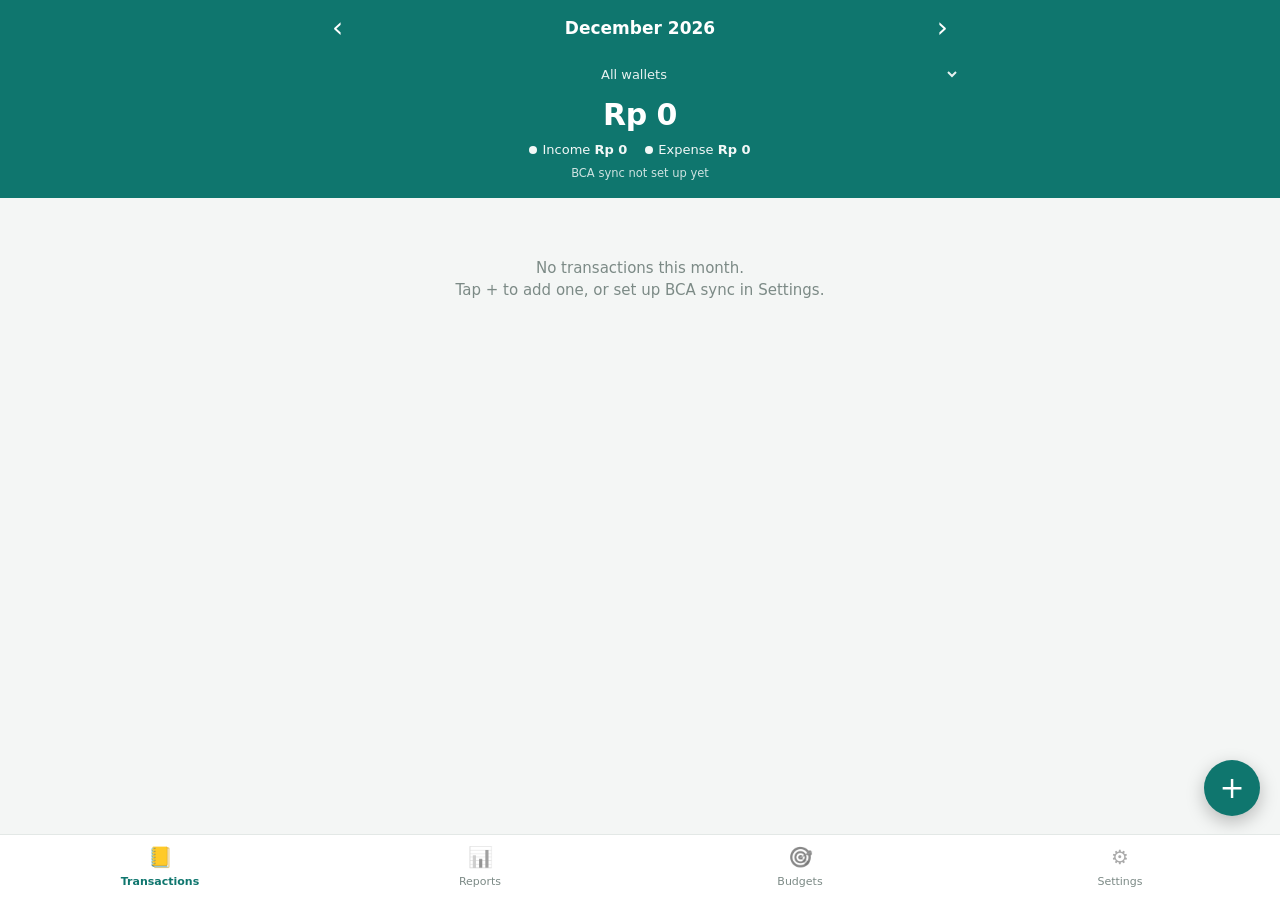
<file: finance/index.html>
<!doctype html>
<html lang="en">
<head>
<meta charset="utf-8">
<meta name="viewport" content="width=device-width, initial-scale=1, viewport-fit=cover">
<meta name="theme-color" content="#0f766e">
<meta name="apple-mobile-web-app-capable" content="yes">
<meta name="apple-mobile-web-app-title" content="Arus">
<title>Arus Money</title>
<link rel="manifest" href="manifest.json">
<link rel="icon" href="icon.svg" type="image/svg+xml">
<link rel="apple-touch-icon" href="icon.svg">
<link rel="stylesheet" href="css/style.css?v=20261031-2">
</head>
<body>
<header class="top">
  <div class="top-row">
    <button class="icon-btn" id="prevMonth" aria-label="Previous month">‹</button>
    <div class="month" id="monthLabel">Month</div>
    <button class="icon-btn" id="nextMonth" aria-label="Next month">›</button>
  </div>
  <div class="balance-card">
    <div class="bal-label"><select id="walletFilter" aria-label="Wallet"></select></div>
    <div class="bal-value" id="balValue">Rp 0</div>
    <div class="bal-split">
      <div><span class="dot in"></span>Income <b id="sumIn">Rp 0</b></div>
      <div><span class="dot out"></span>Expense <b id="sumOut">Rp 0</b></div>
    </div>
    <div class="sync-line" id="syncLine"></div>
  </div>
</header>

<main>
  <section class="view active" id="v-tx">
    <div id="txList"></div>
  </section>

  <section class="view" id="v-report">
    <div class="card">
      <h3>Net this month</h3>
      <div class="hero" id="repNet">Rp 0</div>
      <div class="muted" id="repAvg"></div>
    </div>
    <div class="card">
      <div class="seg" id="repSeg">
        <button data-k="expense" class="on">Expense</button>
        <button data-k="income">Income</button>
      </div>
      <div id="repBars"></div>
    </div>
    <div class="card">
      <h3>Daily spending</h3>
      <div id="repDaily"></div>
    </div>
  </section>

  <section class="view" id="v-budget">
    <div class="card">
      <h3>Monthly budgets</h3>
      <p class="muted">Set a limit per category. Bars turn amber at 80% and red when you go over.</p>
      <div id="budgetList"></div>
    </div>
  </section>

  <section class="view" id="v-settings">
    <div class="card">
      <h3>BCA email sync</h3>
      <p class="muted">Every BCA email (QRIS, transfer, payment) becomes a transaction automatically. Setup guide: <a href="README.md" target="_blank">README</a>.</p>
      <label>Apps Script URL<input id="sUrl" placeholder="https://script.google.com/macros/s/.../exec"></label>
      <label>Secret<input id="sToken" type="password" placeholder="same SECRET as in Code.gs"></label>
      <label>Put BCA transactions in wallet<select id="sWallet"></select></label>
      <label class="row"><input type="checkbox" id="sAuto"> Sync automatically when the app is open</label>
      <div class="btn-row">
        <button class="btn" id="sSave">Save</button>
        <button class="btn primary" id="sSync">Sync now</button>
      </div>
      <div class="muted small" id="sStatus"></div>
    </div>

    <div class="card" id="reviewCard" hidden>
      <h3>Emails I couldn't read</h3>
      <p class="muted">These BCA emails had no clear amount. Tap one to add it by hand, or dismiss it.</p>
      <div id="reviewList"></div>
    </div>

    <div class="card">
      <h3>Test the reader</h3>
      <p class="muted">Paste a BCA email (subject on the first line) to see what the app would record.</p>
      <textarea id="tInput" rows="6" placeholder="Transaksi QRIS Berhasil&#10;Nama Merchant : KOPI ...&#10;Nominal : Rp 38.000,00"></textarea>
      <button class="btn" id="tRun">Test</button>
      <pre class="small" id="tOut"></pre>
    </div>

    <div class="card">
      <h3>Wallets</h3>
      <div id="walletList"></div>
      <button class="btn" id="addWallet">+ Add wallet</button>
    </div>

    <div class="card">
      <h3>Categories</h3>
      <div id="catList"></div>
      <button class="btn" id="addCat">+ Add category</button>
    </div>

    <div class="card">
      <h3>Auto category rules</h3>
      <p class="muted">If the merchant name contains the word, use that category. Rules are also created when you change a BCA transaction's category.</p>
      <div id="ruleList"></div>
      <button class="btn" id="addRule">+ Add rule</button>
    </div>

    <div class="card">
      <h3>Backup</h3>
      <p class="muted">Your data lives only on this phone. Export a backup now and then.</p>
      <div class="btn-row">
        <button class="btn" id="exportBtn">Export</button>
        <label class="btn">Import<input type="file" id="importFile" accept="application/json" hidden></label>
      </div>
    </div>
  </section>
</main>

<button class="fab" id="fab" aria-label="Add transaction">+</button>

<nav class="bottom-nav">
  <button data-v="v-tx" class="on"><span>📒</span>Transactions</button>
  <button data-v="v-report"><span>📊</span>Reports</button>
  <button data-v="v-budget"><span>🎯</span>Budgets</button>
  <button data-v="v-settings"><span>⚙️</span>Settings</button>
</nav>

<div class="sheet-bg" id="sheetBg" hidden></div>
<div class="sheet" id="sheet" hidden role="dialog" aria-modal="true">
  <div class="sheet-grip"></div>
  <div id="sheetBody"></div>
</div>

<div class="toast" id="toast" hidden></div>

<script src="js/bca-parser.js?v=20261031-1"></script>
<script src="js/app.js?v=20261031-1"></script>
</body>
</html>
</file>
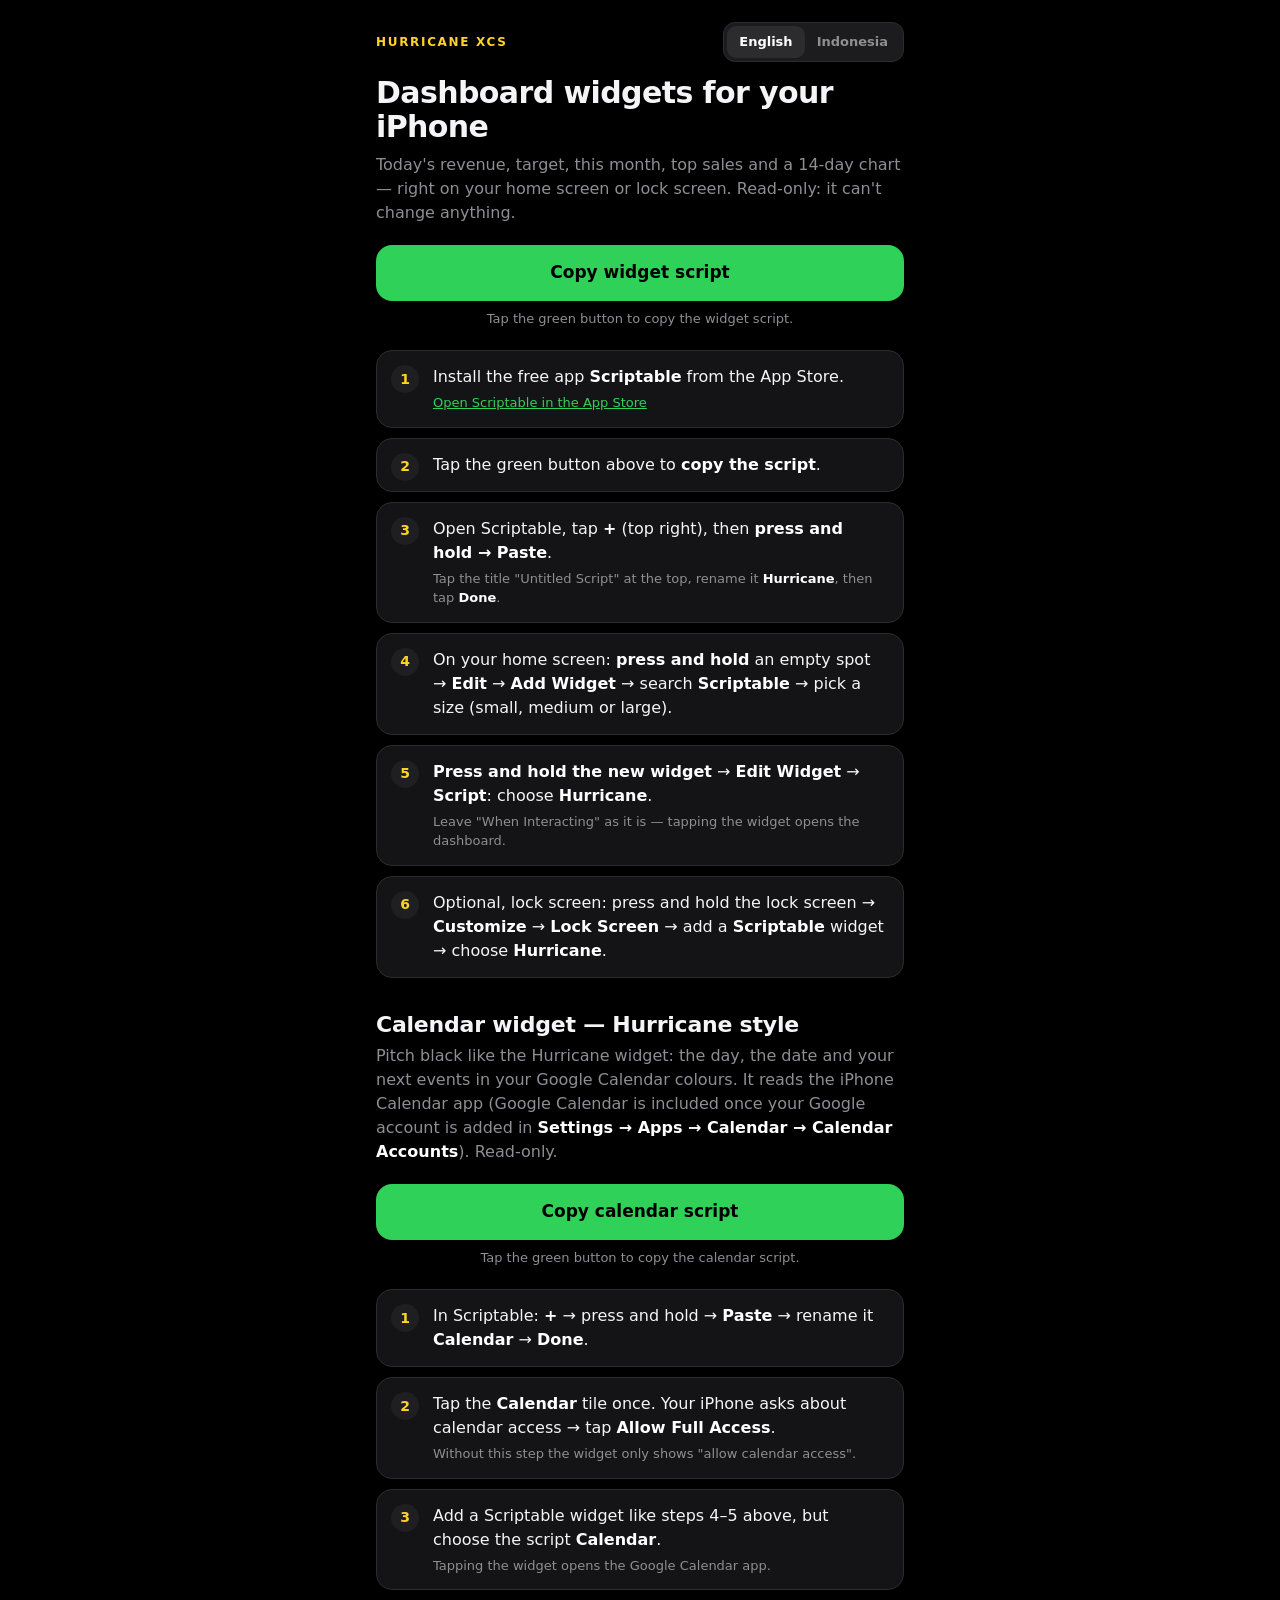
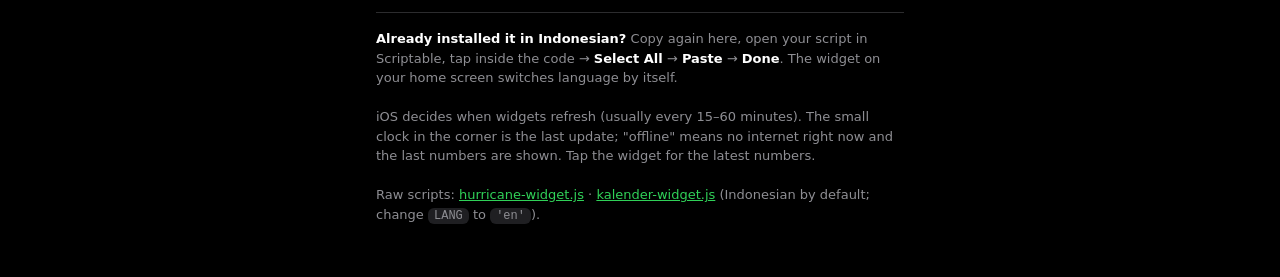
<file: widget/index.html>
<!DOCTYPE html>
<html lang="en">
<head>
<meta charset="UTF-8">
<meta name="viewport" content="width=device-width, initial-scale=1.0">
<meta name="theme-color" content="#000000">
<meta name="color-scheme" content="dark">
<meta name="robots" content="noindex">
<title>Hurricane iPhone Widgets</title>
<style>
:root{--bg:#000;--card:#141416;--line:#2c2c2e;--text:#f5f5f7;--dim:#8e8e93;--green:#30d158;--gold:#ffd426}
*{box-sizing:border-box}
body{margin:0;background:var(--bg);color:var(--text);font:16px/1.5 -apple-system,BlinkMacSystemFont,"SF Pro Text",system-ui,sans-serif;-webkit-font-smoothing:antialiased}
.wrap{max-width:560px;margin:0 auto;padding:calc(env(safe-area-inset-top) + 22px) 16px calc(env(safe-area-inset-bottom) + 40px)}
.top{display:flex;align-items:center;justify-content:space-between;gap:12px}
.kick{font-size:12px;font-weight:800;letter-spacing:.14em;color:var(--gold)}
.lang{display:inline-flex;padding:3px;border-radius:12px;background:#1c1c1e;border:1px solid var(--line)}
.lang button{border:0;background:transparent;color:var(--dim);font:inherit;font-size:13px;font-weight:700;padding:6px 12px;border-radius:9px;cursor:pointer}
.lang button[aria-pressed="true"]{background:#2c2c2e;color:#fff}
h1{font-size:30px;line-height:1.15;margin:14px 0 8px;letter-spacing:-.02em}
.h2{font-size:22px;line-height:1.2;margin:34px 0 6px;letter-spacing:-.01em}
.sub{color:var(--dim);margin:0 0 20px}
.sub b{color:#fff}
.copy{display:flex;align-items:center;justify-content:center;gap:10px;width:100%;min-height:56px;border:0;border-radius:16px;background:var(--green);color:#000;font-family:inherit;font-size:17px;font-weight:800;line-height:1;cursor:pointer}
.copy:active{transform:scale(.98)}
.copy.done{background:#1c1c1e;color:var(--green);box-shadow:inset 0 0 0 1px var(--green)}
.hint{color:var(--dim);font-size:13px;text-align:center;margin:8px 0 22px}
ol{list-style:none;counter-reset:s;padding:0;margin:0}
li{counter-increment:s;position:relative;background:var(--card);border:1px solid var(--line);border-radius:16px;padding:14px 16px 14px 56px;margin-bottom:10px}
li::before{content:counter(s);position:absolute;left:14px;top:14px;width:28px;height:28px;border-radius:50%;background:#1f1f22;color:var(--gold);font-weight:800;font-size:14px;display:grid;place-items:center}
li b{color:#fff}
li small{display:block;color:var(--dim);font-size:13px;margin-top:4px}
a{color:var(--green)}
code{background:#1f1f22;border-radius:6px;padding:1px 6px;font-size:12px}
.note{margin-top:22px;color:var(--dim);font-size:13px;border-top:1px solid var(--line);padding-top:16px}
.note b{color:#fff}
[data-l]{display:none}
html[data-lang="en"] [data-l="en"],html[data-lang="id"] [data-l="id"]{display:block}
html[data-lang="en"] span[data-l="en"],html[data-lang="id"] span[data-l="id"]{display:inline}
</style>
<script>
(function(){var l='en';try{var q=new URLSearchParams(location.search).get('lang');l=q==='id'||q==='en'?q:(localStorage.getItem('hx-widget-lang')||'en');}catch(e){}document.documentElement.setAttribute('data-lang',l);document.documentElement.lang=l;})();
</script>
</head>
<body>
<div class="wrap">
  <div class="top">
    <div class="kick">HURRICANE XCS</div>
    <div class="lang" role="group" aria-label="Language">
      <button type="button" data-set="en">English</button>
      <button type="button" data-set="id">Indonesia</button>
    </div>
  </div>

  <h1><span data-l="en">Dashboard widgets for your iPhone</span><span data-l="id">Widget dashboard di layar iPhone</span></h1>
  <p class="sub" data-l="en">Today's revenue, target, this month, top sales and a 14-day chart — right on your home screen or lock screen. Read-only: it can't change anything.</p>
  <p class="sub" data-l="id">Omzet hari ini, target, omzet bulan ini, top sales, dan grafik 14 hari — langsung di layar utama atau layar kunci. Hanya membaca data, tidak bisa mengubah apa pun.</p>

  <button class="copy" data-src="hurricane-widget.js" data-name="Hurricane" type="button" disabled>…</button>
  <div class="hint"></div>

  <ol data-l="en">
    <li>Install the free app <b>Scriptable</b> from the App Store.
      <small><a href="https://apps.apple.com/app/scriptable/id1405459188">Open Scriptable in the App Store</a></small></li>
    <li>Tap the green button above to <b>copy the script</b>.</li>
    <li>Open Scriptable, tap <b>+</b> (top right), then <b>press and hold → Paste</b>.
      <small>Tap the title "Untitled Script" at the top, rename it <b>Hurricane</b>, then tap <b>Done</b>.</small></li>
    <li>On your home screen: <b>press and hold</b> an empty spot → <b>Edit</b> → <b>Add Widget</b> → search <b>Scriptable</b> → pick a size (small, medium or large).</li>
    <li><b>Press and hold the new widget</b> → <b>Edit Widget</b> → <b>Script</b>: choose <b>Hurricane</b>.
      <small>Leave "When Interacting" as it is — tapping the widget opens the dashboard.</small></li>
    <li>Optional, lock screen: press and hold the lock screen → <b>Customize</b> → <b>Lock Screen</b> → add a <b>Scriptable</b> widget → choose <b>Hurricane</b>.</li>
  </ol>
  <ol data-l="id">
    <li>Pasang aplikasi <b>Scriptable</b> (gratis) dari App Store.
      <small><a href="https://apps.apple.com/app/scriptable/id1405459188">Buka Scriptable di App Store</a></small></li>
    <li>Ketuk tombol hijau di atas untuk <b>menyalin script</b>.</li>
    <li>Buka Scriptable, ketuk <b>+</b> di kanan atas, lalu <b>tekan lama → Paste</b>.
      <small>Ketuk judul "Untitled Script" di atas, ganti jadi <b>Hurricane</b>, lalu <b>Done</b>.</small></li>
    <li>Di layar utama: <b>tekan lama</b> bagian kosong → <b>Edit</b> → <b>Add Widget</b> → cari <b>Scriptable</b> → pilih ukuran (kecil, sedang, atau besar).</li>
    <li><b>Tekan lama widget</b> yang baru → <b>Edit Widget</b> → <b>Script</b>: pilih <b>Hurricane</b>.
      <small>Biarkan "When Interacting" apa adanya — mengetuk widget membuka dashboard.</small></li>
    <li>Opsional, layar kunci: tekan lama layar kunci → <b>Customize</b> → <b>Lock Screen</b> → tambah widget <b>Scriptable</b> → pilih script <b>Hurricane</b>.</li>
  </ol>

  <h2 class="h2"><span data-l="en">Calendar widget — Hurricane style</span><span data-l="id">Widget Kalender — gaya Hurricane</span></h2>
  <p class="sub" data-l="en">Pitch black like the Hurricane widget: the day, the date and your next events in your Google Calendar colours. It reads the iPhone Calendar app (Google Calendar is included once your Google account is added in <b>Settings → Apps → Calendar → Calendar Accounts</b>). Read-only.</p>
  <p class="sub" data-l="id">Hitam pekat seperti widget Hurricane: hari, tanggal, dan acara berikutnya dengan warna kalender Google-mu. Membaca app Kalender iPhone (Google Calendar ikut kalau akun Google sudah ditambahkan di <b>Pengaturan → Apps → Calendar → Calendar Accounts</b>). Hanya membaca.</p>
  <button class="copy" data-src="kalender-widget.js" data-name="Kalender" type="button" disabled>…</button>
  <div class="hint"></div>
  <ol data-l="en">
    <li>In Scriptable: <b>+</b> → press and hold → <b>Paste</b> → rename it <b>Calendar</b> → <b>Done</b>.</li>
    <li>Tap the <b>Calendar</b> tile once. Your iPhone asks about calendar access → tap <b>Allow Full Access</b>.
      <small>Without this step the widget only shows "allow calendar access".</small></li>
    <li>Add a Scriptable widget like steps 4–5 above, but choose the script <b>Calendar</b>.
      <small>Tapping the widget opens the Google Calendar app.</small></li>
  </ol>
  <ol data-l="id">
    <li>Di Scriptable: <b>+</b> → tekan lama → <b>Paste</b> → ganti judul jadi <b>Kalender</b> → <b>Done</b>.</li>
    <li>Ketuk tile <b>Kalender</b> sekali. iPhone bertanya soal kalender → pilih <b>Allow Full Access</b> (Izinkan akses penuh).
      <small>Tanpa langkah ini widget hanya menampilkan pesan "izinkan akses kalender".</small></li>
    <li>Tambah widget Scriptable seperti langkah 4–5 di atas, tapi pilih script <b>Kalender</b>.
      <small>Ketuk widget = buka app Google Calendar.</small></li>
  </ol>

  <p class="note" data-l="en"><b>Already installed it in Indonesian?</b> Copy again here, open your script in Scriptable, tap inside the code → <b>Select All</b> → <b>Paste</b> → <b>Done</b>. The widget on your home screen switches language by itself.<br><br>
  iOS decides when widgets refresh (usually every 15–60 minutes). The small clock in the corner is the last update; "offline" means no internet right now and the last numbers are shown. Tap the widget for the latest numbers.<br><br>
  Raw scripts: <a href="hurricane-widget.js">hurricane-widget.js</a> · <a href="kalender-widget.js">kalender-widget.js</a> (Indonesian by default; change <code>LANG</code> to <code>'en'</code>).</p>
  <p class="note" data-l="id">iOS yang mengatur jadwal pembaruan widget (biasanya tiap ±15–60 menit). Jam kecil di pojok widget = terakhir diperbarui; tulisan "offline" berarti sedang tidak ada internet dan angka terakhir yang tampil. Ketuk widget untuk angka terbaru.<br><br>
  Script mentah: <a href="hurricane-widget.js">hurricane-widget.js</a> · <a href="kalender-widget.js">kalender-widget.js</a></p>
</div>
<script>
(function(){
  var R=document.documentElement;
  function lang(){return R.getAttribute('data-lang')==='id'?'id':'en';}
  var TXT={
    en:{load:'Loading…',fail:'Could not load — use the raw script link below',copy:{Hurricane:'Copy widget script',Kalender:'Copy calendar script'},hint:{Hurricane:'Tap the green button to copy the widget script.',Kalender:'Tap the green button to copy the calendar script.'},done:'Copied ✓',after:function(n){return 'Now open Scriptable → + → press and hold → Paste → name it "'+(n==='Kalender'?'Calendar':n)+'".';}},
    id:{load:'Memuat script…',fail:'Gagal memuat — buka "Script mentah" di bawah',copy:{Hurricane:'Salin script widget',Kalender:'Salin script kalender'},hint:{Hurricane:'Ketuk tombol hijau untuk menyalin script widget.',Kalender:'Ketuk tombol hijau untuk menyalin script kalender.'},done:'Tersalin ✓',after:function(n){return 'Sekarang buka Scriptable → + → tekan lama → Paste → beri nama "'+n+'".';}}
  };
  var btns=[].slice.call(document.querySelectorAll('.copy[data-src]'));
  function paint(){
    var t=TXT[lang()];
    document.querySelectorAll('.lang [data-set]').forEach(function(b){b.setAttribute('aria-pressed',String(b.getAttribute('data-set')===lang()));});
    btns.forEach(function(b){var n=b.getAttribute('data-name');b.classList.remove('done');
      b.textContent=b._code?t.copy[n]:(b._failed?t.fail:t.load);
      if(b.nextElementSibling)b.nextElementSibling.textContent=t.hint[n];});
  }
  document.querySelectorAll('.lang [data-set]').forEach(function(b){b.addEventListener('click',function(){
    var l=b.getAttribute('data-set');R.setAttribute('data-lang',l);R.lang=l;try{localStorage.setItem('hx-widget-lang',l);}catch(e){}paint();});});
  function fallback(code){
    var ta=document.createElement('textarea');ta.value=code;ta.setAttribute('readonly','');ta.style.position='fixed';ta.style.opacity='0';
    document.body.appendChild(ta);ta.select();ta.setSelectionRange(0,code.length);
    var ok=false;try{ok=document.execCommand('copy');}catch(e){}
    ta.remove();return ok;
  }
  btns.forEach(function(btn){
    var n=btn.getAttribute('data-name');
    fetch(btn.getAttribute('data-src')+'?t='+Date.now()).then(function(r){if(!r.ok)throw 0;return r.text();}).then(function(t){
      btn._code=t;btn.disabled=false;paint();
    }).catch(function(){btn._failed=true;paint();});
    btn.addEventListener('click',function(){
      if(!btn._code)return;
      var code=btn._code.replace("const LANG = 'id'","const LANG = '"+lang()+"'");
      var t=TXT[lang()];
      var done=function(){btn.classList.add('done');btn.textContent=t.done;if(btn.nextElementSibling)btn.nextElementSibling.textContent=t.after(n);};
      if(navigator.clipboard&&navigator.clipboard.writeText){navigator.clipboard.writeText(code).then(done,function(){if(fallback(code))done();});}
      else if(fallback(code))done();
    });
  });
  paint();
})();
</script>
</body>
</html>
</file>
<file: finance/css/style.css>
:root{
  --bg:#f4f6f5; --surface:#ffffff; --ink:#14201d; --ink2:#4b5a56; --muted:#7c8a86; --line:#e3e8e6;
  --brand:#0f766e; --brand-ink:#ffffff; --in:#15803d; --out:#c2410c; --warn:#b45309; --bad:#b91c1c;
  --bar:#0f766e; --track:#e6efed; --shadow:0 1px 2px rgba(0,0,0,.06),0 4px 16px rgba(0,0,0,.05);
}
@media (prefers-color-scheme: dark){
  :root:not([data-theme="light"]){
    --bg:#0d1412; --surface:#16201d; --ink:#e7efec; --ink2:#b3c1bc; --muted:#83928d; --line:#26332f;
    --brand:#2dd4bf; --brand-ink:#05201c; --in:#4ade80; --out:#fb923c; --warn:#fbbf24; --bad:#f87171;
    --bar:#2dd4bf; --track:#22302c; --shadow:none;
  }
}
:root[data-theme="dark"]{
  --bg:#0d1412; --surface:#16201d; --ink:#e7efec; --ink2:#b3c1bc; --muted:#83928d; --line:#26332f;
  --brand:#2dd4bf; --brand-ink:#05201c; --in:#4ade80; --out:#fb923c; --warn:#fbbf24; --bad:#f87171;
  --bar:#2dd4bf; --track:#22302c; --shadow:none;
}
*{box-sizing:border-box}
[hidden]{display:none!important}
html,body{margin:0}
body{background:var(--bg);color:var(--ink);font:15px/1.45 system-ui,-apple-system,"Segoe UI",Roboto,sans-serif;padding-bottom:calc(76px + env(safe-area-inset-bottom));-webkit-tap-highlight-color:transparent}
button,input,select,textarea{font:inherit;color:inherit}
a{color:var(--brand)}
.muted{color:var(--muted)} .small{font-size:12.5px}
h3{margin:0 0 8px;font-size:15px}

.top{background:var(--brand);color:var(--brand-ink);padding:calc(10px + env(safe-area-inset-top)) 16px 16px}
.top-row{display:flex;align-items:center;justify-content:space-between;max-width:640px;margin:0 auto}
.month{font-weight:700;font-size:17px}
.icon-btn{background:none;border:0;color:inherit;font-size:28px;line-height:1;padding:4px 12px;cursor:pointer}
.balance-card{max-width:640px;margin:10px auto 0;text-align:center}
.bal-label select{background:transparent;border:0;color:inherit;opacity:.9;font-size:13px;text-align:center}
.bal-label option{color:#000}
.bal-value{font-size:30px;font-weight:800;letter-spacing:-.5px;font-variant-numeric:tabular-nums}
.bal-split{display:flex;justify-content:center;gap:18px;font-size:13px;margin-top:4px;opacity:.95}
.bal-split b{font-variant-numeric:tabular-nums}
.dot{display:inline-block;width:8px;height:8px;border-radius:50%;margin-right:5px;background:currentColor}
.sync-line{font-size:11.5px;opacity:.8;margin-top:6px;min-height:1em}

main{max-width:640px;margin:0 auto;padding:12px 16px}
.view{display:none} .view.active{display:block}
.card{background:var(--surface);border-radius:14px;padding:14px;margin-bottom:12px;box-shadow:var(--shadow)}
.hero{font-size:28px;font-weight:800;font-variant-numeric:tabular-nums}

.day{background:var(--surface);border-radius:14px;margin-bottom:10px;box-shadow:var(--shadow);overflow:hidden}
.day-h{display:flex;justify-content:space-between;padding:10px 14px;border-bottom:1px solid var(--line);font-size:13px;color:var(--ink2)}
.day-h b{color:var(--ink);font-size:20px;margin-right:8px}
.tx{display:flex;align-items:center;gap:12px;padding:10px 14px;cursor:pointer;border-bottom:1px solid var(--line)}
.tx:last-child{border-bottom:0}
.tx-ic{width:38px;height:38px;border-radius:50%;display:grid;place-items:center;font-size:19px;background:var(--track);flex:none}
.tx-main{flex:1;min-width:0}
.tx-cat{font-weight:600}
.tx-note{font-size:12.5px;color:var(--muted);white-space:nowrap;overflow:hidden;text-overflow:ellipsis}
.tx-amt{font-weight:700;font-variant-numeric:tabular-nums;white-space:nowrap}
.tx-amt.in{color:var(--in)} .tx-amt.out{color:var(--out)}
.badge{display:inline-block;font-size:10px;font-weight:700;padding:1px 6px;border-radius:6px;background:#0060af;color:#fff;margin-left:6px;vertical-align:1px}
.empty{text-align:center;color:var(--muted);padding:48px 16px}

.seg{display:flex;background:var(--track);border-radius:10px;padding:3px;margin-bottom:12px}
.seg button{flex:1;border:0;background:none;padding:7px;border-radius:8px;cursor:pointer;color:var(--ink2)}
.seg button.on{background:var(--surface);color:var(--ink);font-weight:600;box-shadow:var(--shadow)}

.hbar{margin:10px 0}
.hbar-top{display:flex;justify-content:space-between;font-size:13.5px;margin-bottom:4px;gap:8px}
.hbar-top span:last-child{font-variant-numeric:tabular-nums;color:var(--ink2);white-space:nowrap}
.hbar-track{height:8px;background:var(--track);border-radius:4px;overflow:hidden}
.hbar-fill{height:100%;background:var(--bar);border-radius:0 4px 4px 0}
.hbar-fill.warn{background:var(--warn)} .hbar-fill.bad{background:var(--bad)}

.cols{display:flex;align-items:flex-end;gap:2px;height:120px;border-bottom:1px solid var(--line);position:relative}
.col{flex:1;background:var(--bar);border-radius:3px 3px 0 0;min-height:0;position:relative;cursor:default}
.col:hover,.col:focus{opacity:.75}
.col-axis{display:flex;justify-content:space-between;font-size:11px;color:var(--muted);margin-top:4px}
.tip{position:absolute;bottom:100%;left:50%;transform:translateX(-50%);background:var(--ink);color:var(--bg);font-size:11.5px;padding:3px 7px;border-radius:6px;white-space:nowrap;pointer-events:none;margin-bottom:4px;z-index:2}

label{display:block;font-size:13px;color:var(--ink2);margin:10px 0}
label.row{display:flex;align-items:center;gap:8px}
input:not([type=checkbox]),select,textarea{display:block;width:100%;margin-top:4px;padding:10px 12px;border:1px solid var(--line);border-radius:10px;background:var(--bg)}
textarea{resize:vertical}
.btn-row{display:flex;gap:8px;flex-wrap:wrap}
.btn{display:inline-block;border:1px solid var(--line);background:var(--surface);padding:9px 16px;border-radius:10px;cursor:pointer;margin-top:6px;font-size:14px;color:var(--ink)}
.btn.primary{background:var(--brand);color:var(--brand-ink);border-color:var(--brand);font-weight:600}
.btn.danger{color:var(--bad)}
.btn.block{display:block;width:100%;text-align:center}
pre{white-space:pre-wrap;word-break:break-word;background:var(--bg);border-radius:10px;padding:10px;margin:8px 0 0;min-height:0}
pre:empty{display:none}

.list-row{display:flex;align-items:center;gap:10px;padding:8px 0;border-bottom:1px solid var(--line)}
.list-row:last-child{border-bottom:0}
.list-row .grow{flex:1;min-width:0}
.x{border:0;background:none;color:var(--muted);font-size:18px;cursor:pointer;padding:4px 8px}

.fab{position:fixed;right:20px;bottom:calc(84px + env(safe-area-inset-bottom));width:56px;height:56px;border-radius:50%;border:0;background:var(--brand);color:var(--brand-ink);font-size:30px;box-shadow:0 6px 18px rgba(0,0,0,.25);cursor:pointer;z-index:5}
.bottom-nav{position:fixed;left:0;right:0;bottom:0;display:flex;background:var(--surface);border-top:1px solid var(--line);padding-bottom:env(safe-area-inset-bottom);z-index:6}
.bottom-nav button{flex:1;border:0;background:none;padding:8px 0 10px;font-size:11px;color:var(--muted);cursor:pointer;display:flex;flex-direction:column;align-items:center;gap:2px}
.bottom-nav button span{font-size:20px;filter:grayscale(1);opacity:.7}
.bottom-nav button.on{color:var(--brand);font-weight:600}
.bottom-nav button.on span{filter:none;opacity:1}

.sheet-bg{position:fixed;inset:0;background:rgba(0,0,0,.4);z-index:10}
.sheet{position:fixed;left:0;right:0;bottom:0;max-height:90vh;overflow:auto;background:var(--surface);border-radius:18px 18px 0 0;padding:8px 16px calc(16px + env(safe-area-inset-bottom));z-index:11;max-width:640px;margin:0 auto}
.sheet-grip{width:40px;height:4px;border-radius:2px;background:var(--line);margin:4px auto 10px}
.amt-input{font-size:28px!important;font-weight:800;text-align:right}
.type-seg button.on[data-t=expense]{color:var(--out)} .type-seg button.on[data-t=income]{color:var(--in)}
.cat-grid{display:grid;grid-template-columns:repeat(4,1fr);gap:6px;margin-top:6px}
.cat-grid button{border:1px solid var(--line);background:var(--bg);border-radius:10px;padding:8px 2px;font-size:11.5px;cursor:pointer;display:flex;flex-direction:column;align-items:center;gap:2px;color:var(--ink2)}
.cat-grid button span{font-size:20px}
.cat-grid button.on{border-color:var(--brand);background:var(--track);color:var(--ink);font-weight:600}

.toast{position:fixed;left:50%;bottom:calc(150px + env(safe-area-inset-bottom));transform:translateX(-50%);background:var(--ink);color:var(--bg);padding:9px 16px;border-radius:20px;font-size:13.5px;z-index:20;max-width:calc(100% - 32px);text-align:center}
</file>
